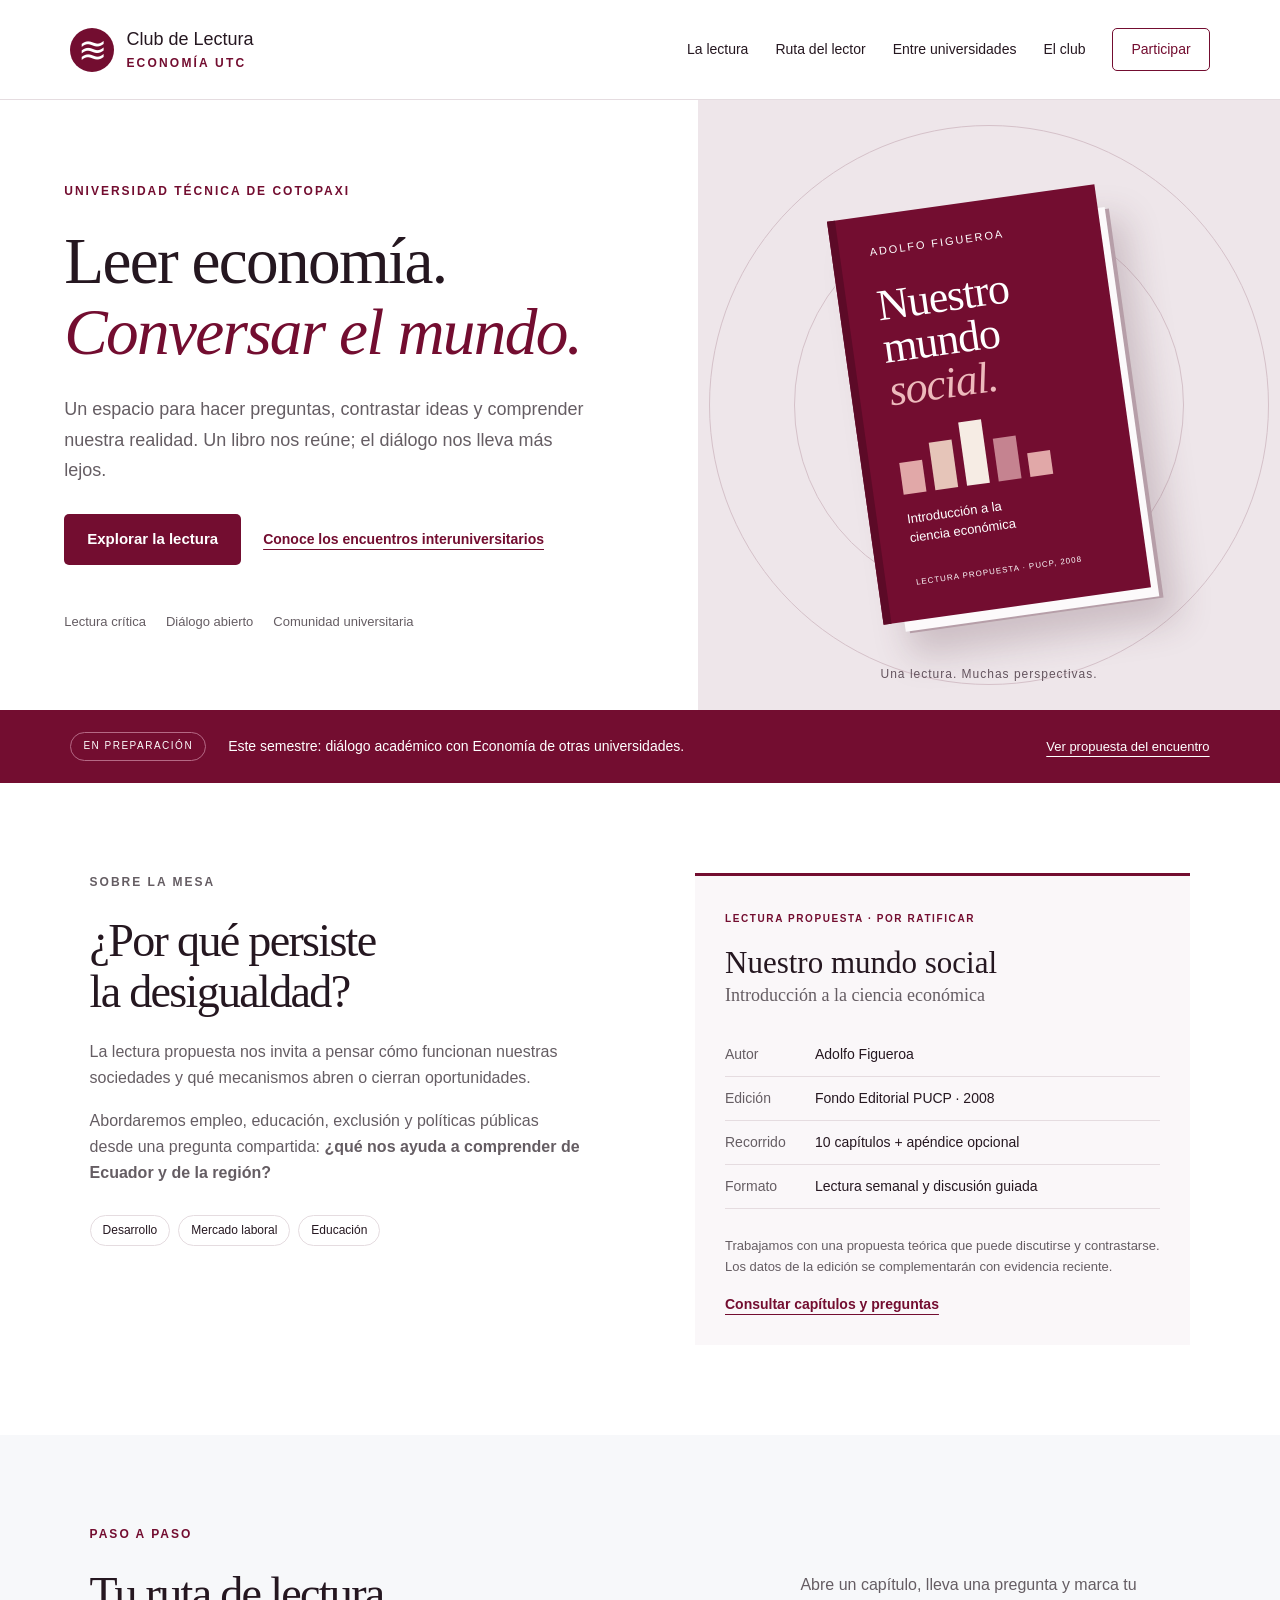
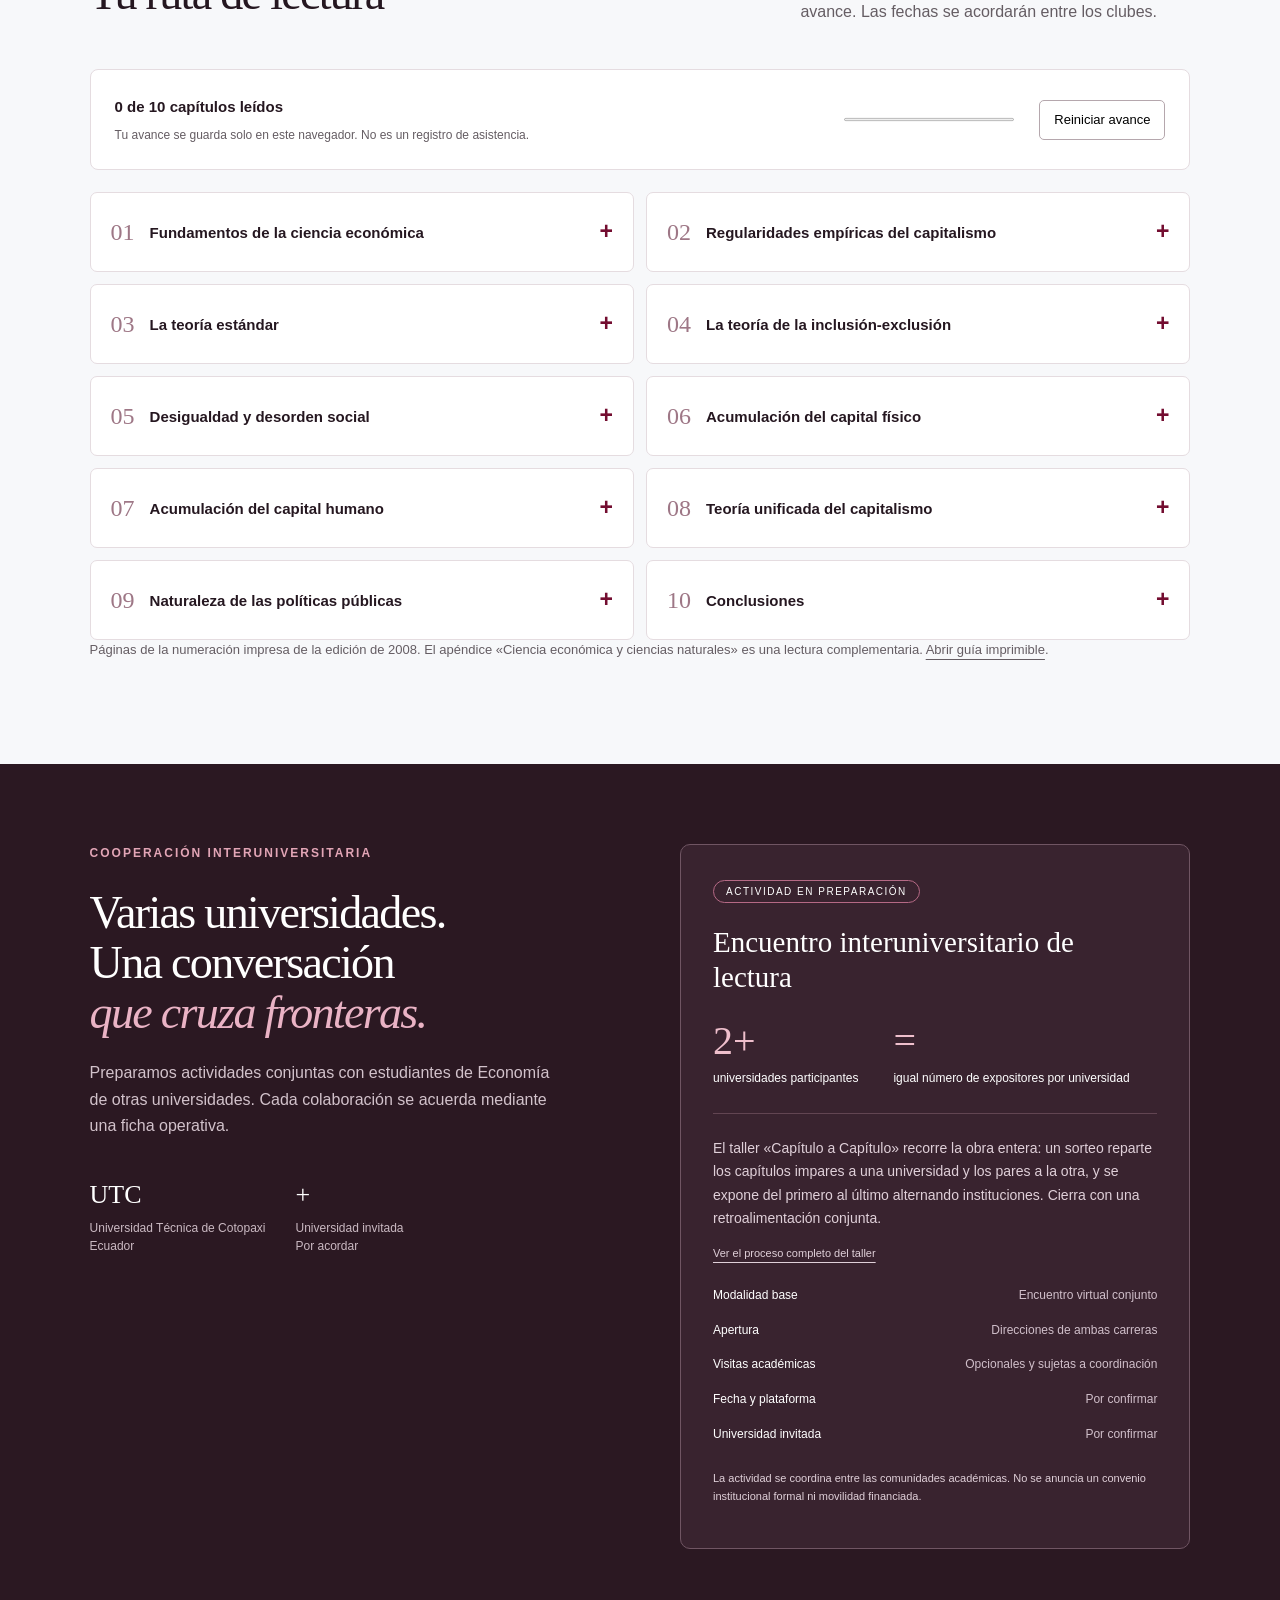
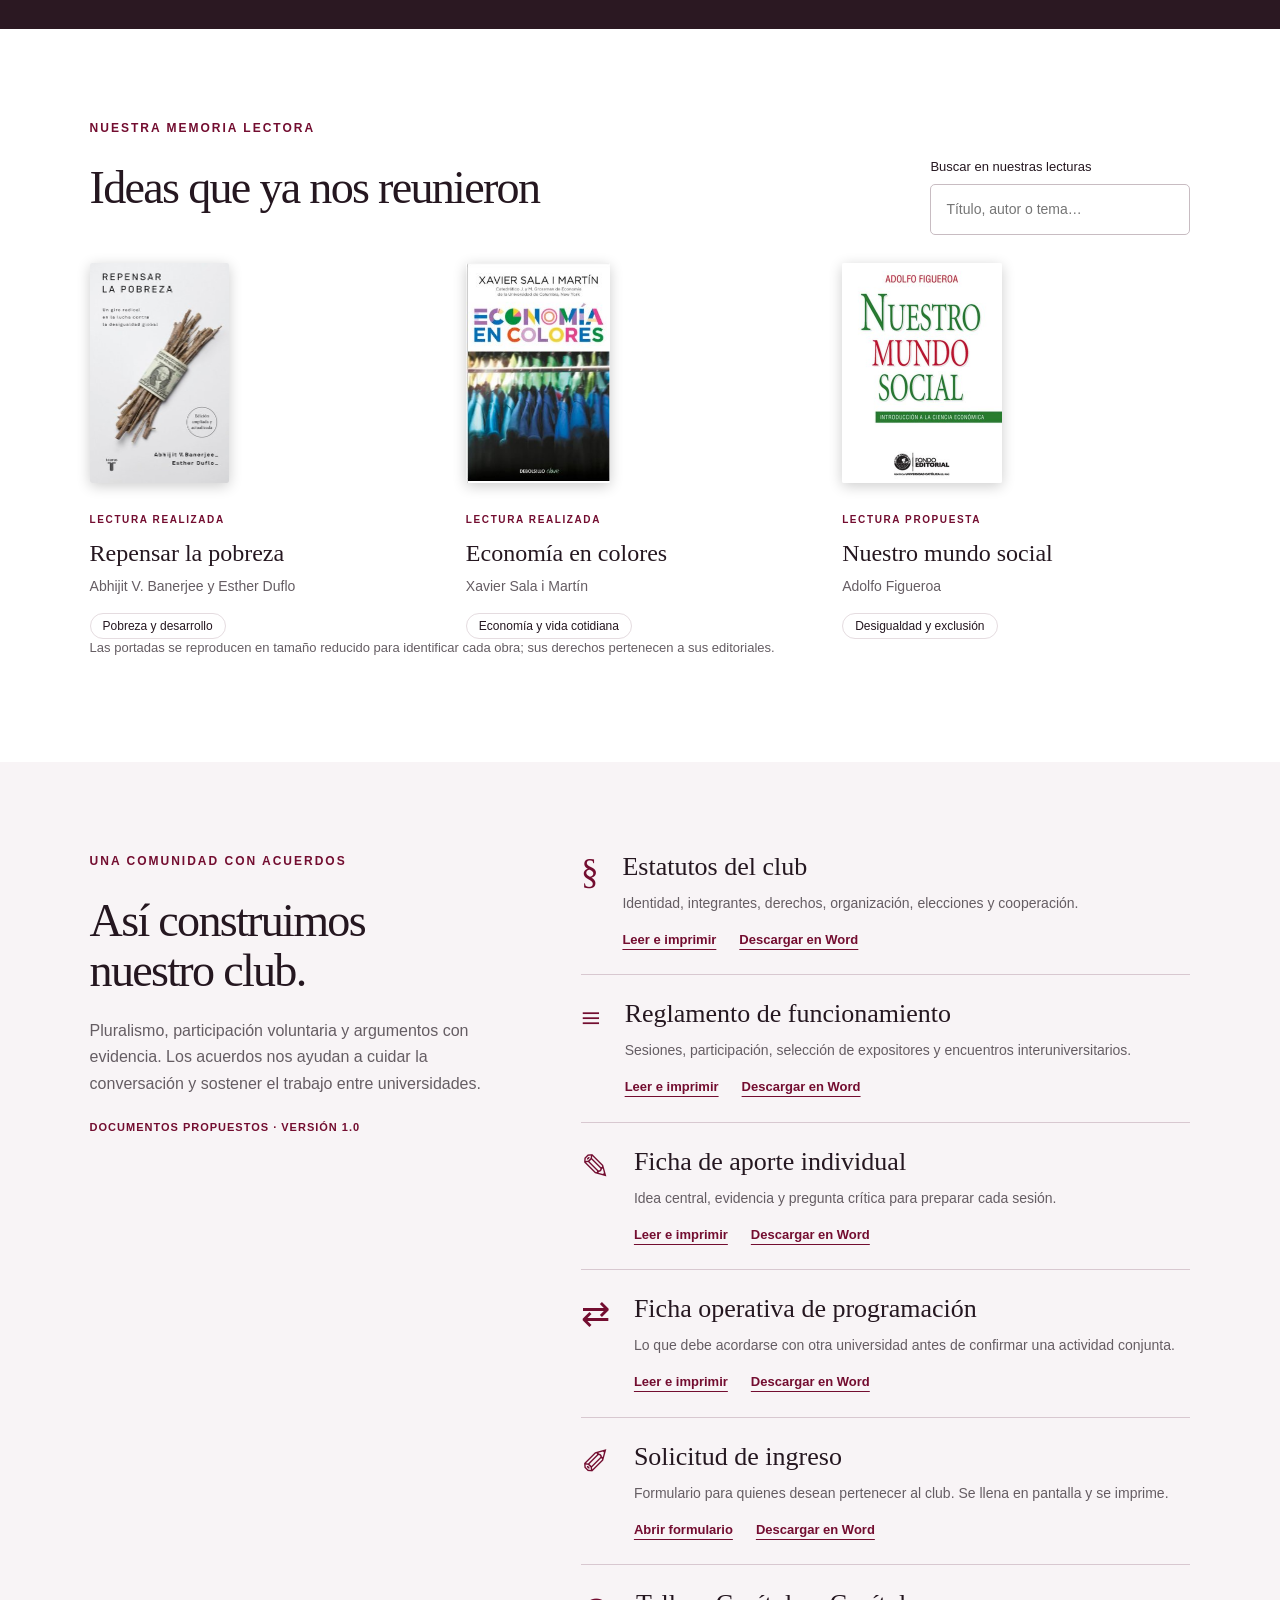
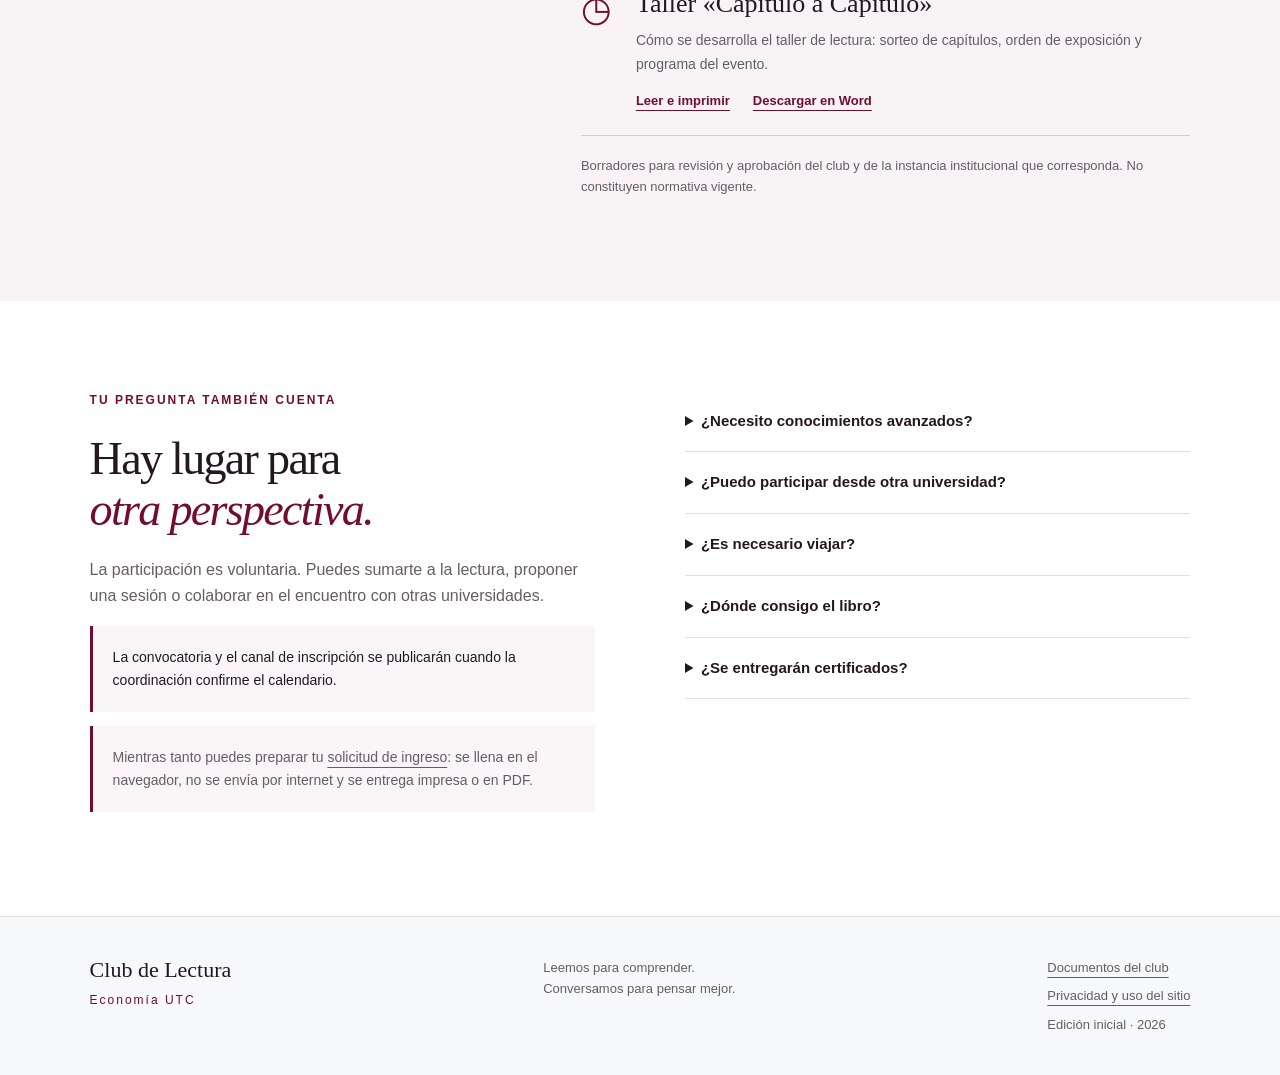
<file: public/index.html>
<!doctype html>
<html lang="es"><head><meta charset="utf-8"><meta name="viewport" content="width=device-width,initial-scale=1"><meta name="theme-color" content="#730d30"><meta name="description" content="Club de Lectura Economía UTC. Leemos, discutimos y conectamos ideas económicas entre universidades."><title>Club de Lectura · Economía UTC</title><link rel="icon" href="favicon.svg" type="image/svg+xml"><link rel="stylesheet" href="styles.css"><script src="contenido.js" defer></script><script src="app.js" defer></script></head>
<body><a class="skip" href="#principal">Saltar al contenido</a>
<header><a class="brand" href="#inicio" aria-label="Club de Lectura Economía UTC, inicio"><span class="brand-icon" aria-hidden="true">≋</span><span>Club de Lectura<strong>ECONOMÍA UTC</strong></span></a><button class="menu" aria-expanded="false" aria-controls="nav">Menú</button><nav id="nav" aria-label="Navegación principal"><a href="#lectura">La lectura</a><a href="#ruta">Ruta del lector</a><a href="#encuentro">Entre universidades</a><a href="#documentos">El club</a><a class="nav-cta" href="#participar">Participar</a></nav></header>
<main id="principal"><section class="hero" id="inicio"><div class="hero-copy"><p class="eyebrow">UNIVERSIDAD TÉCNICA DE COTOPAXI</p><h1>Leer economía.<br><em>Conversar el mundo.</em></h1><p class="intro">Un espacio para hacer preguntas, contrastar ideas y comprender nuestra realidad. Un libro nos reúne; el diálogo nos lleva más lejos.</p><div class="actions"><a class="button" href="#lectura">Explorar la lectura</a><a class="text-link" href="#encuentro">Conoce los encuentros interuniversitarios</a></div><div class="hero-foot"><span>Lectura crítica</span><span>Diálogo abierto</span><span>Comunidad universitaria</span></div></div><div class="book-scene" role="img" aria-label="Composición editorial del libro propuesto Nuestro mundo social de Adolfo Figueroa; no representa su portada original"><div class="orbit one"></div><div class="orbit two"></div><div class="book"><div class="book-top">ADOLFO FIGUEROA</div><div class="book-title">Nuestro<br>mundo<br><i>social.</i></div><div class="book-art"><span></span><span></span><span></span><span></span><span></span></div><p>Introducción a la<br>ciencia económica</p><small>LECTURA PROPUESTA · PUCP, 2008</small></div><span class="scene-note">Una lectura. Muchas perspectivas.</span></div></section>
<div class="semester-bar"><span class="pill">EN PREPARACIÓN</span><p>Este semestre: diálogo académico con Economía de otras universidades.</p><a href="#encuentro">Ver propuesta del encuentro</a></div>
<section id="lectura" class="section reading"><div><p class="eyebrow">SOBRE LA MESA</p><h2>¿Por qué persiste<br>la desigualdad?</h2><p>La lectura propuesta nos invita a pensar cómo funcionan nuestras sociedades y qué mecanismos abren o cierran oportunidades.</p><p>Abordaremos empleo, educación, exclusión y políticas públicas desde una pregunta compartida: <strong>¿qué nos ayuda a comprender de Ecuador y de la región?</strong></p><div class="tags"><span>Desarrollo</span><span>Mercado laboral</span><span>Educación</span></div></div><div class="reading-detail"><span class="small-label">LECTURA PROPUESTA · POR RATIFICAR</span><h3>Nuestro mundo social</h3><p class="subtitle">Introducción a la ciencia económica</p><dl><div><dt>Autor</dt><dd>Adolfo Figueroa</dd></div><div><dt>Edición</dt><dd>Fondo Editorial PUCP · 2008</dd></div><div><dt>Recorrido</dt><dd>10 capítulos + apéndice opcional</dd></div><div><dt>Formato</dt><dd>Lectura semanal y discusión guiada</dd></div></dl><p class="note">Trabajamos con una propuesta teórica que puede discutirse y contrastarse. Los datos de la edición se complementarán con evidencia reciente.</p><a href="#ruta" class="text-link">Consultar capítulos y preguntas</a></div></section>
<section class="section route" id="ruta"><div class="section-heading"><div><p class="eyebrow">PASO A PASO</p><h2>Tu ruta de lectura</h2></div><p>Abre un capítulo, lleva una pregunta y marca tu avance. Las fechas se acordarán entre los clubes.</p></div><div class="progress-panel"><div><strong id="progress-label" aria-live="polite">0 de 10 capítulos leídos</strong><p id="storage-note">Tu avance se guarda solo en este navegador. No es un registro de asistencia.</p></div><progress id="progress" max="10" value="0" aria-label="Capítulos leídos"></progress><button id="reset" class="small-button">Reiniciar avance</button></div><div id="chapters" class="chapters"></div><noscript><p>Activa JavaScript para utilizar el seguimiento personal. Puedes consultar el <a href="documentos/guia-lectura.html">recorrido completo de lectura</a>.</p></noscript><p class="note">Páginas de la numeración impresa de la edición de 2008. El apéndice «Ciencia económica y ciencias naturales» es una lectura complementaria. <a href="documentos/guia-lectura.html">Abrir guía imprimible</a>.</p></section>
<section id="encuentro" class="collaboration"><div class="collab-intro"><p class="eyebrow">COOPERACIÓN INTERUNIVERSITARIA</p><h2>Varias universidades.<br>Una conversación<br><em>que cruza fronteras.</em></h2><p>Preparamos actividades conjuntas con estudiantes de Economía de otras universidades. Cada colaboración se acuerda mediante una ficha operativa.</p><div class="university-pair"><div><b>UTC</b><span>Universidad Técnica de Cotopaxi<br>Ecuador</span></div><div><b>+</b><span>Universidad invitada<br>Por acordar</span></div></div></div><div class="event-panel"><span class="pill light">ACTIVIDAD EN PREPARACIÓN</span><h3>Encuentro interuniversitario de lectura</h3><div class="event-numbers"><div><b>2+</b><span>universidades participantes</span></div><div><b>=</b><span>igual número de expositores por universidad</span></div></div><p>El taller «Capítulo a Capítulo» recorre la obra entera: un sorteo reparte los capítulos impares a una universidad y los pares a la otra, y se expone del primero al último alternando instituciones. Cierra con una retroalimentación conjunta.</p><p class="event-note"><a href="documentos/taller-lectura.html">Ver el proceso completo del taller</a></p><ul class="event-list"><li><strong>Modalidad base</strong><span>Encuentro virtual conjunto</span></li><li><strong>Apertura</strong><span>Direcciones de ambas carreras</span></li><li><strong>Visitas académicas</strong><span>Opcionales y sujetas a coordinación</span></li><li><strong>Fecha y plataforma</strong><span>Por confirmar</span></li><li><strong>Universidad invitada</strong><span>Por confirmar</span></li></ul><p class="event-note">La actividad se coordina entre las comunidades académicas. No se anuncia un convenio institucional formal ni movilidad financiada.</p></div></section>
<section class="section" id="biblioteca"><div class="section-heading"><div><p class="eyebrow">NUESTRA MEMORIA LECTORA</p><h2>Ideas que ya nos reunieron</h2></div><label class="search">Buscar en nuestras lecturas<input id="book-search" type="search" placeholder="Título, autor o tema…"></label></div><div class="books-grid"><article class="past-book" data-search="repensar pobreza esther duflo abhijit banerjee desarrollo"><img class="cover-img" src="img/repensar-la-pobreza.jpg" alt="Portada de Repensar la pobreza, de Abhijit V. Banerjee y Esther Duflo" width="279" height="440" loading="lazy"><span class="small-label">LECTURA REALIZADA</span><h3>Repensar la pobreza</h3><p>Abhijit V. Banerjee y Esther Duflo</p><span class="topic">Pobreza y desarrollo</span></article><article class="past-book" data-search="economia colores xavier sala martin divulgacion"><img class="cover-img" src="img/economia-en-colores.jpg" alt="Portada de Economía en colores, de Xavier Sala i Martín" width="237" height="361" loading="lazy"><span class="small-label">LECTURA REALIZADA</span><h3>Economía en colores</h3><p>Xavier Sala i Martín</p><span class="topic">Economía y vida cotidiana</span></article><article class="past-book" data-search="nuestro mundo social adolfo figueroa desigualdad exclusion"><img class="cover-img" src="img/nuestro-mundo-social.jpg" alt="Portada de Nuestro mundo social, de Adolfo Figueroa" width="320" height="440" loading="lazy"><span class="small-label">LECTURA PROPUESTA</span><h3>Nuestro mundo social</h3><p>Adolfo Figueroa</p><span class="topic">Desigualdad y exclusión</span></article></div><p id="no-results" hidden role="status">No hay lecturas que coincidan con tu búsqueda.</p><p class="note">Las portadas se reproducen en tamaño reducido para identificar cada obra; sus derechos pertenecen a sus editoriales.</p></section>
<section id="documentos" class="section governance"><div><p class="eyebrow">UNA COMUNIDAD CON ACUERDOS</p><h2>Así construimos<br>nuestro club.</h2><p>Pluralismo, participación voluntaria y argumentos con evidencia. Los acuerdos nos ayudan a cuidar la conversación y sostener el trabajo entre universidades.</p><span class="draft-label">DOCUMENTOS PROPUESTOS · VERSIÓN 1.0</span></div><div class="doc-list"><article><span class="doc-icon" aria-hidden="true">§</span><div><h3>Estatutos del club</h3><p>Identidad, integrantes, derechos, organización, elecciones y cooperación.</p><div class="doc-actions"><a href="documentos/estatutos.html">Leer e imprimir</a><a href="documentos/estatutos.docx" download>Descargar en Word</a></div></div></article><article><span class="doc-icon" aria-hidden="true">≡</span><div><h3>Reglamento de funcionamiento</h3><p>Sesiones, participación, selección de expositores y encuentros interuniversitarios.</p><div class="doc-actions"><a href="documentos/reglamento.html">Leer e imprimir</a><a href="documentos/reglamento.docx" download>Descargar en Word</a></div></div></article><article><span class="doc-icon" aria-hidden="true">✎</span><div><h3>Ficha de aporte individual</h3><p>Idea central, evidencia y pregunta crítica para preparar cada sesión.</p><div class="doc-actions"><a href="documentos/ficha-aporte.html">Leer e imprimir</a><a href="documentos/ficha-aporte.docx" download>Descargar en Word</a></div></div></article><article><span class="doc-icon" aria-hidden="true">⇄</span><div><h3>Ficha operativa de programación</h3><p>Lo que debe acordarse con otra universidad antes de confirmar una actividad conjunta.</p><div class="doc-actions"><a href="documentos/ficha-programacion.html">Leer e imprimir</a><a href="documentos/ficha-programacion.docx" download>Descargar en Word</a></div></div></article><article><span class="doc-icon" aria-hidden="true">✐</span><div><h3>Solicitud de ingreso</h3><p>Formulario para quienes desean pertenecer al club. Se llena en pantalla y se imprime.</p><div class="doc-actions"><a href="documentos/ficha-ingreso.html">Abrir formulario</a><a href="documentos/ficha-ingreso.docx" download>Descargar en Word</a></div></div></article><article><span class="doc-icon" aria-hidden="true">◷</span><div><h3>Taller «Capítulo a Capítulo»</h3><p>Cómo se desarrolla el taller de lectura: sorteo de capítulos, orden de exposición y programa del evento.</p><div class="doc-actions"><a href="documentos/taller-lectura.html">Leer e imprimir</a><a href="documentos/taller-lectura.docx" download>Descargar en Word</a></div></div></article><p class="note">Borradores para revisión y aprobación del club y de la instancia institucional que corresponda. No constituyen normativa vigente.</p></div></section>
<section class="section participation" id="participar"><div><p class="eyebrow">TU PREGUNTA TAMBIÉN CUENTA</p><h2>Hay lugar para<br><em>otra perspectiva.</em></h2><p>La participación es voluntaria. Puedes sumarte a la lectura, proponer una sesión o colaborar en el encuentro con otras universidades.</p><div id="registration"><p class="registration-note">La convocatoria y el canal de inscripción se publicarán cuando la coordinación confirme el calendario.</p></div><p class="registration-note">Mientras tanto puedes preparar tu <a href="documentos/ficha-ingreso.html">solicitud de ingreso</a>: se llena en el navegador, no se envía por internet y se entrega impresa o en PDF.</p></div><div class="faq"><details><summary>¿Necesito conocimientos avanzados?</summary><p>No se requieren matemáticas avanzadas para la lectura propuesta. La discusión contará con orientación; los conceptos más complejos se trabajarán en conjunto.</p></details><details><summary>¿Puedo participar desde otra universidad?</summary><p>Sí, mediante las convocatorias y actividades interuniversitarias que acuerde la coordinación. Cada colaboración se define en una ficha operativa.</p></details><details><summary>¿Es necesario viajar?</summary><p>No. Cada encuentro tendrá una modalidad virtual. Las visitas serán opcionales y dependerán de los acuerdos y recursos disponibles.</p></details><details><summary>¿Dónde consigo el libro?</summary><p>Consulta bibliotecas y canales autorizados de la editorial. El club coordinará el acceso legítimo a la obra; esta web no distribuye el PDF completo.</p></details><details><summary>¿Se entregarán certificados?</summary><p>Su emisión no está confirmada. Cualquier constancia institucional dependerá de la autorización correspondiente y de los criterios comunicados en la convocatoria.</p></details></div></section></main>
<footer><a class="footer-brand" href="#inicio">Club de Lectura <b>Economía UTC</b></a><p>Leemos para comprender.<br>Conversamos para pensar mejor.</p><div><a href="#documentos">Documentos del club</a><a href="documentos/privacidad.html">Privacidad y uso del sitio</a><span>Edición inicial · 2026</span></div></footer><dialog id="reset-dialog"><h2>¿Reiniciar tu avance?</h2><p>Se borrarán las marcas de lectura de este navegador.</p><div class="actions"><button class="small-button" id="cancel-reset">Conservar avance</button><button class="button" id="confirm-reset">Reiniciar</button></div></dialog>
</body></html>
</file>
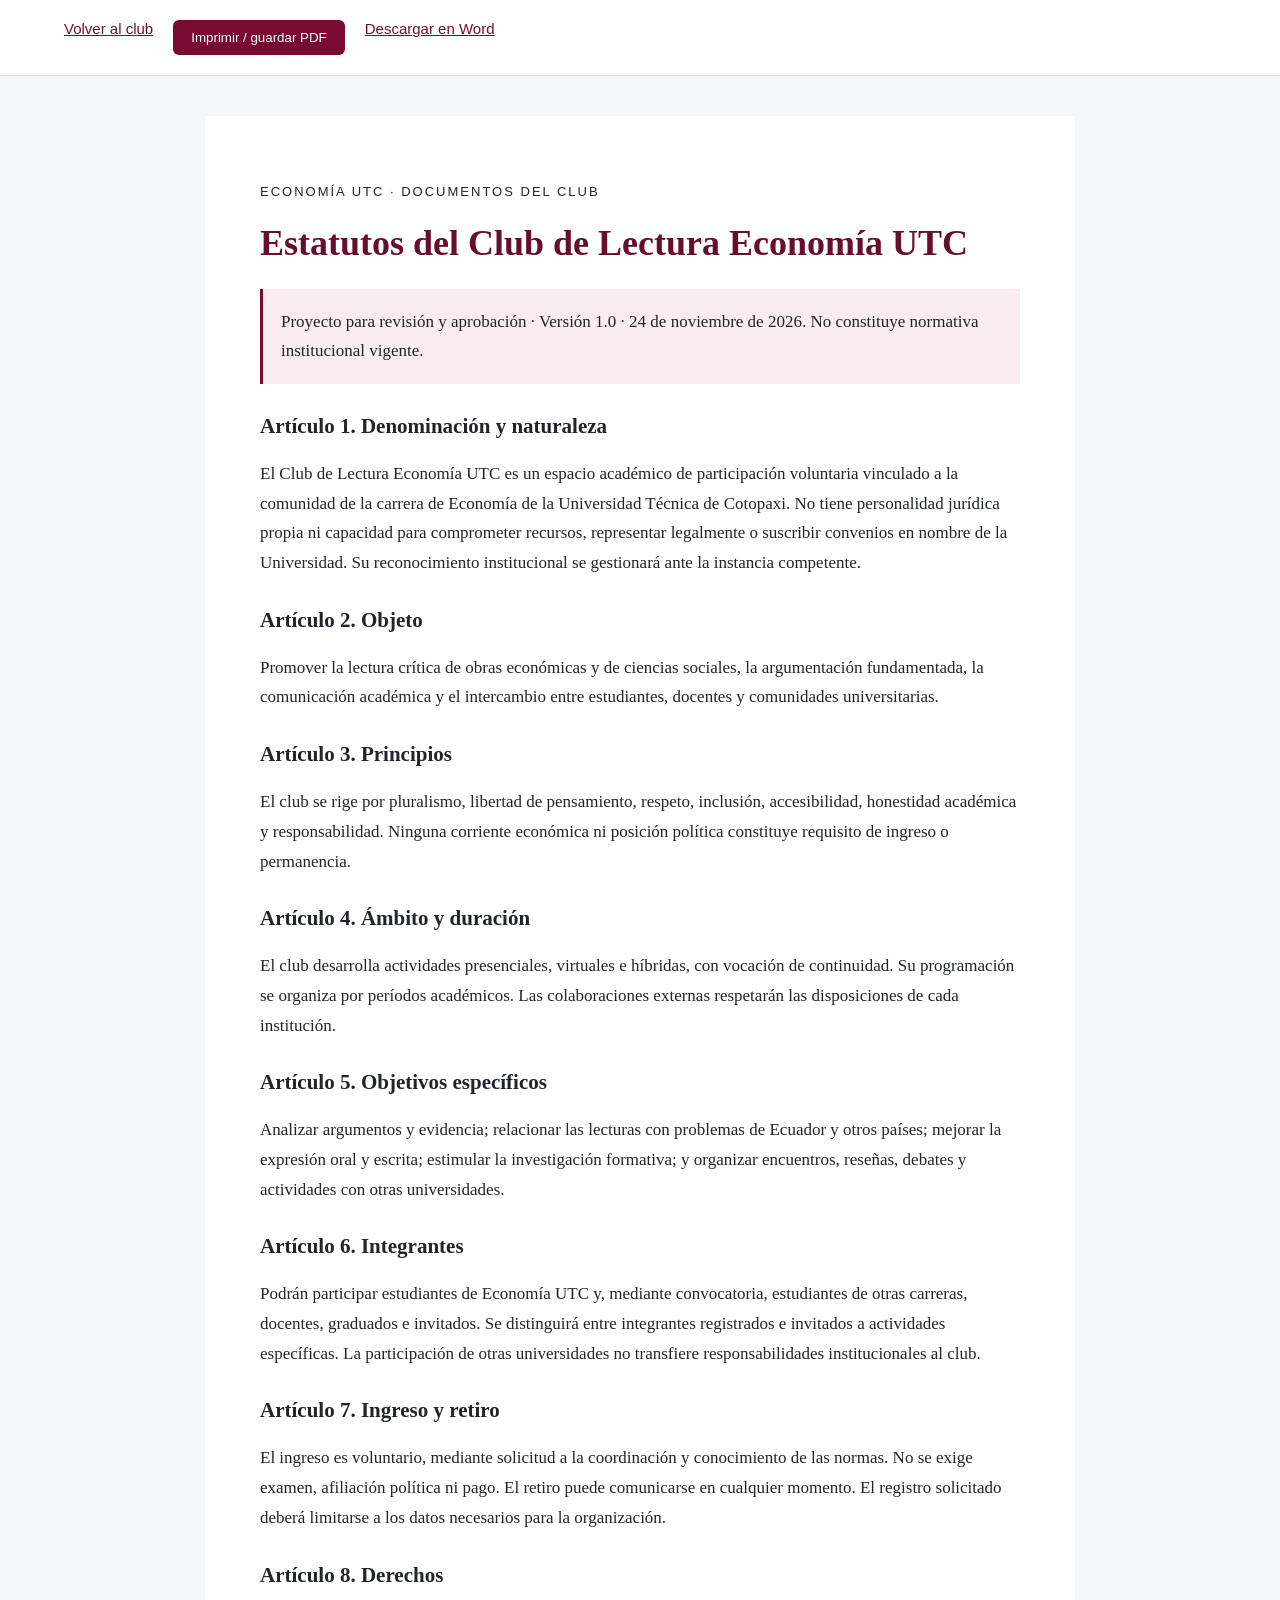
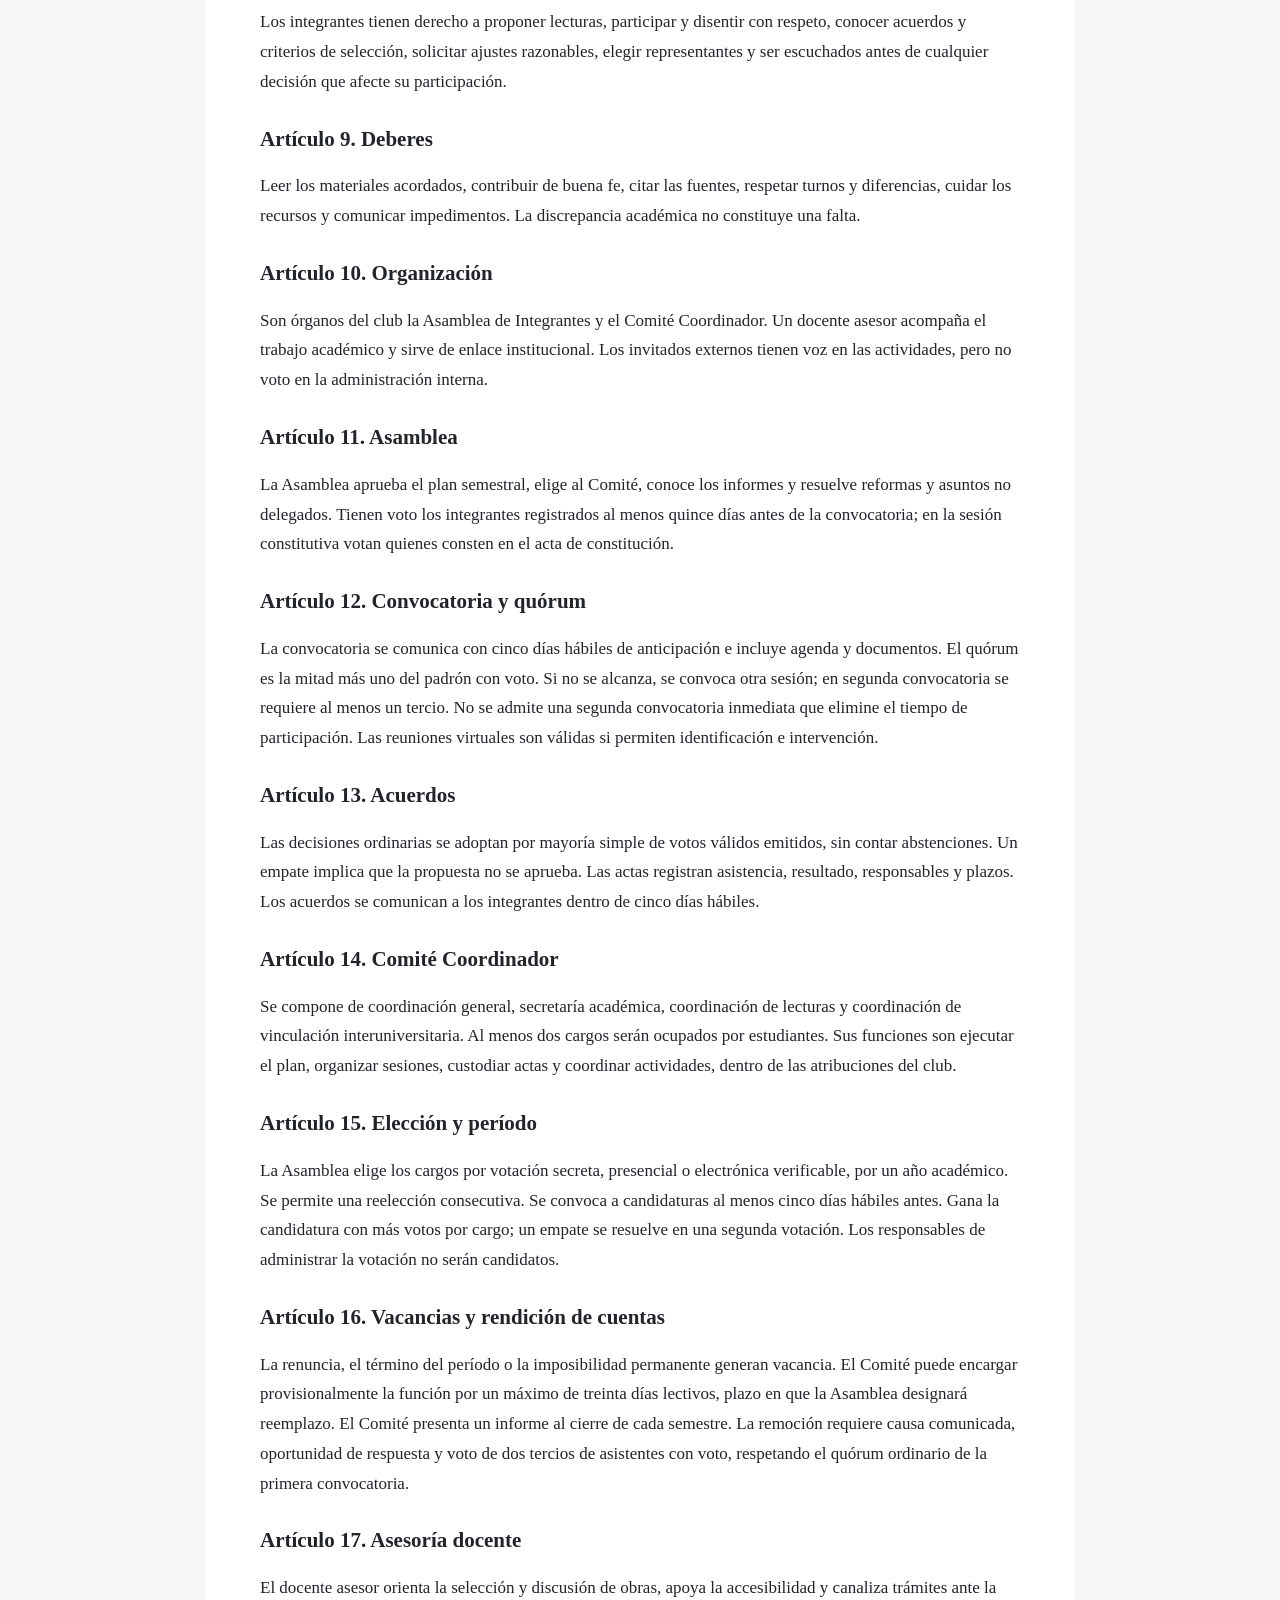
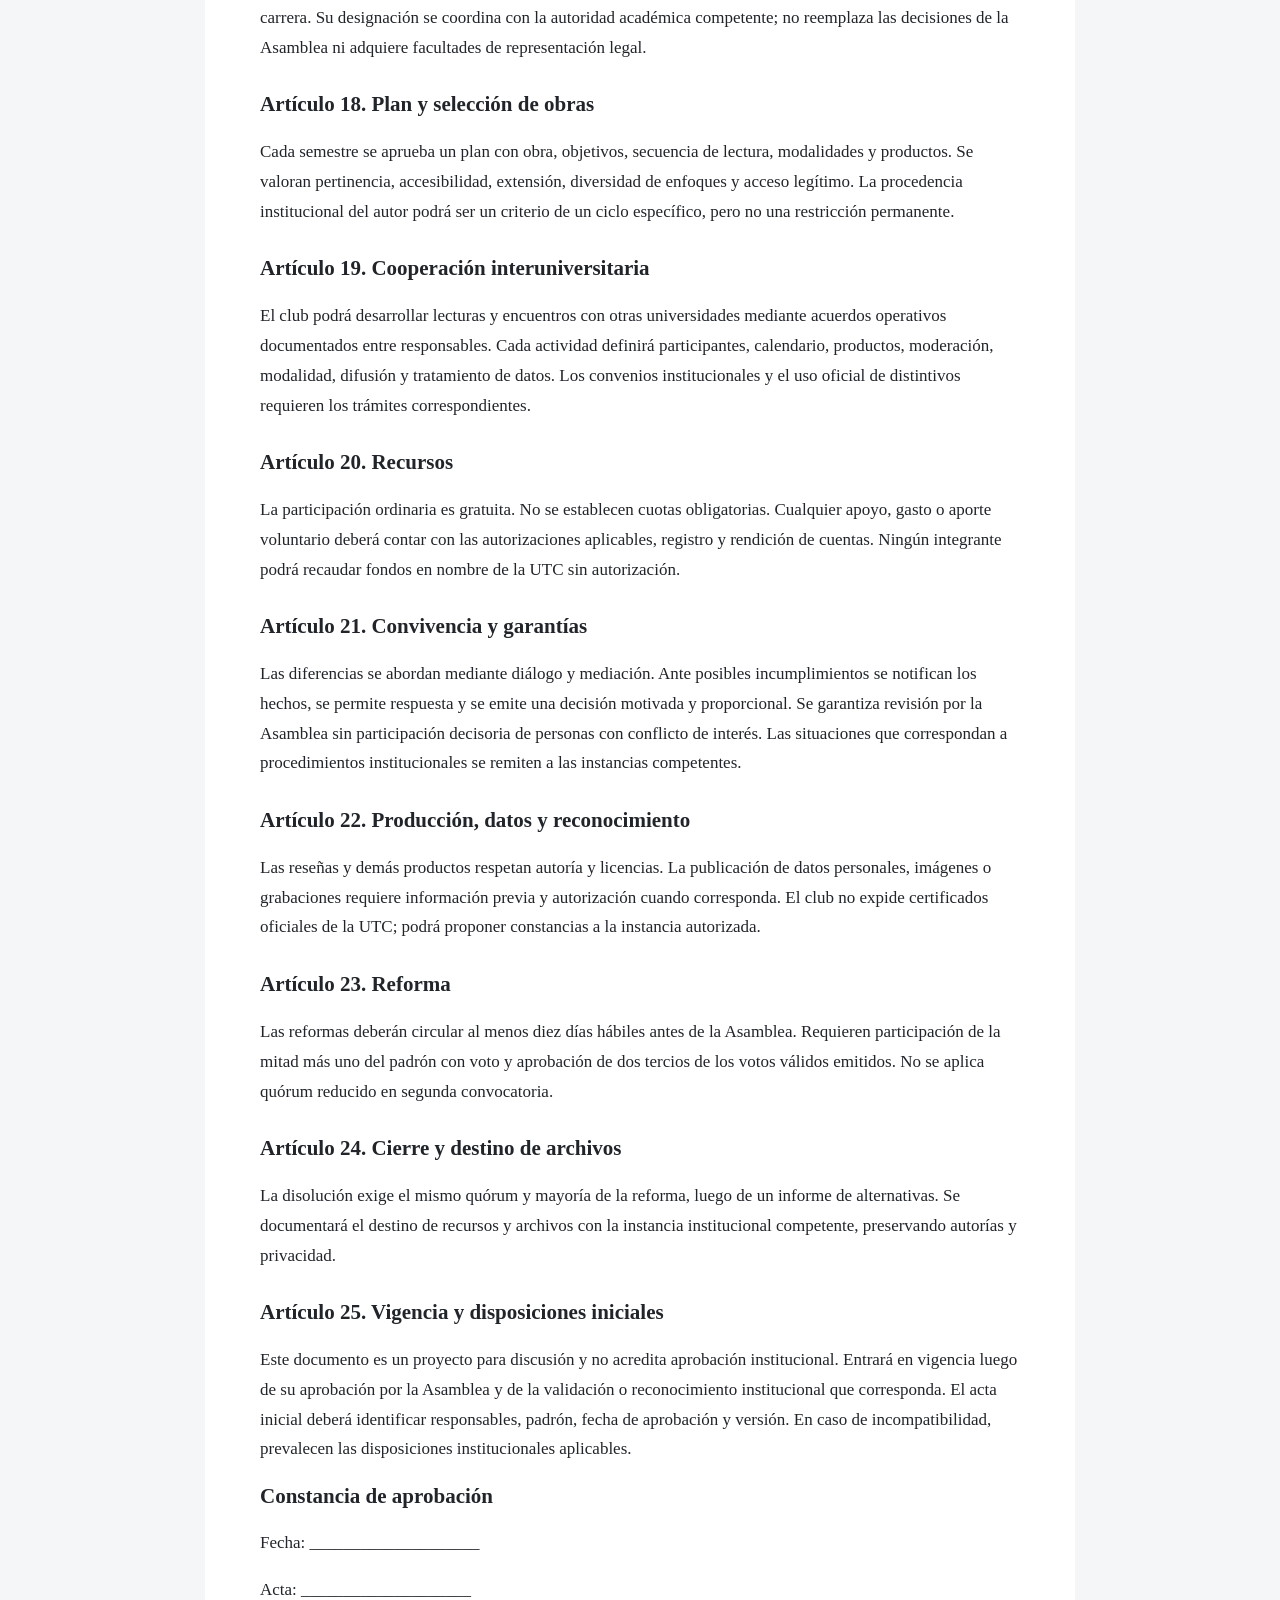
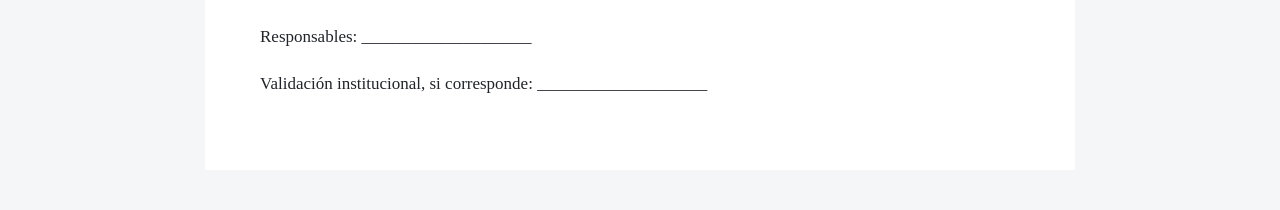
<file: public/documentos/estatutos.html>
<!doctype html><html lang="es"><head><meta charset="utf-8"><meta name="viewport" content="width=device-width,initial-scale=1"><title>Estatutos del Club de Lectura Economía UTC</title><link rel="stylesheet" href="../documentos.css"></head><body><nav><a href="../index.html#documentos">Volver al club</a><button id="print">Imprimir / guardar PDF</button><a href="estatutos.docx" download>Descargar en Word</a></nav><main><p class="label">ECONOMÍA UTC · DOCUMENTOS DEL CLUB</p><h1>Estatutos del Club de Lectura Economía UTC</h1><p class="notice">Proyecto para revisión y aprobación · Versión 1.0 · 24 de noviembre de 2026. No constituye normativa institucional vigente.</p><article id="art-1"><h2>Artículo 1. Denominación y naturaleza</h2><p>El Club de Lectura Economía UTC es un espacio académico de participación voluntaria vinculado a la comunidad de la carrera de Economía de la Universidad Técnica de Cotopaxi. No tiene personalidad jurídica propia ni capacidad para comprometer recursos, representar legalmente o suscribir convenios en nombre de la Universidad. Su reconocimiento institucional se gestionará ante la instancia competente.</p></article><article id="art-2"><h2>Artículo 2. Objeto</h2><p>Promover la lectura crítica de obras económicas y de ciencias sociales, la argumentación fundamentada, la comunicación académica y el intercambio entre estudiantes, docentes y comunidades universitarias.</p></article><article id="art-3"><h2>Artículo 3. Principios</h2><p>El club se rige por pluralismo, libertad de pensamiento, respeto, inclusión, accesibilidad, honestidad académica y responsabilidad. Ninguna corriente económica ni posición política constituye requisito de ingreso o permanencia.</p></article><article id="art-4"><h2>Artículo 4. Ámbito y duración</h2><p>El club desarrolla actividades presenciales, virtuales e híbridas, con vocación de continuidad. Su programación se organiza por períodos académicos. Las colaboraciones externas respetarán las disposiciones de cada institución.</p></article><article id="art-5"><h2>Artículo 5. Objetivos específicos</h2><p>Analizar argumentos y evidencia; relacionar las lecturas con problemas de Ecuador y otros países; mejorar la expresión oral y escrita; estimular la investigación formativa; y organizar encuentros, reseñas, debates y actividades con otras universidades.</p></article><article id="art-6"><h2>Artículo 6. Integrantes</h2><p>Podrán participar estudiantes de Economía UTC y, mediante convocatoria, estudiantes de otras carreras, docentes, graduados e invitados. Se distinguirá entre integrantes registrados e invitados a actividades específicas. La participación de otras universidades no transfiere responsabilidades institucionales al club.</p></article><article id="art-7"><h2>Artículo 7. Ingreso y retiro</h2><p>El ingreso es voluntario, mediante solicitud a la coordinación y conocimiento de las normas. No se exige examen, afiliación política ni pago. El retiro puede comunicarse en cualquier momento. El registro solicitado deberá limitarse a los datos necesarios para la organización.</p></article><article id="art-8"><h2>Artículo 8. Derechos</h2><p>Los integrantes tienen derecho a proponer lecturas, participar y disentir con respeto, conocer acuerdos y criterios de selección, solicitar ajustes razonables, elegir representantes y ser escuchados antes de cualquier decisión que afecte su participación.</p></article><article id="art-9"><h2>Artículo 9. Deberes</h2><p>Leer los materiales acordados, contribuir de buena fe, citar las fuentes, respetar turnos y diferencias, cuidar los recursos y comunicar impedimentos. La discrepancia académica no constituye una falta.</p></article><article id="art-10"><h2>Artículo 10. Organización</h2><p>Son órganos del club la Asamblea de Integrantes y el Comité Coordinador. Un docente asesor acompaña el trabajo académico y sirve de enlace institucional. Los invitados externos tienen voz en las actividades, pero no voto en la administración interna.</p></article><article id="art-11"><h2>Artículo 11. Asamblea</h2><p>La Asamblea aprueba el plan semestral, elige al Comité, conoce los informes y resuelve reformas y asuntos no delegados. Tienen voto los integrantes registrados al menos quince días antes de la convocatoria; en la sesión constitutiva votan quienes consten en el acta de constitución.</p></article><article id="art-12"><h2>Artículo 12. Convocatoria y quórum</h2><p>La convocatoria se comunica con cinco días hábiles de anticipación e incluye agenda y documentos. El quórum es la mitad más uno del padrón con voto. Si no se alcanza, se convoca otra sesión; en segunda convocatoria se requiere al menos un tercio. No se admite una segunda convocatoria inmediata que elimine el tiempo de participación. Las reuniones virtuales son válidas si permiten identificación e intervención.</p></article><article id="art-13"><h2>Artículo 13. Acuerdos</h2><p>Las decisiones ordinarias se adoptan por mayoría simple de votos válidos emitidos, sin contar abstenciones. Un empate implica que la propuesta no se aprueba. Las actas registran asistencia, resultado, responsables y plazos. Los acuerdos se comunican a los integrantes dentro de cinco días hábiles.</p></article><article id="art-14"><h2>Artículo 14. Comité Coordinador</h2><p>Se compone de coordinación general, secretaría académica, coordinación de lecturas y coordinación de vinculación interuniversitaria. Al menos dos cargos serán ocupados por estudiantes. Sus funciones son ejecutar el plan, organizar sesiones, custodiar actas y coordinar actividades, dentro de las atribuciones del club.</p></article><article id="art-15"><h2>Artículo 15. Elección y período</h2><p>La Asamblea elige los cargos por votación secreta, presencial o electrónica verificable, por un año académico. Se permite una reelección consecutiva. Se convoca a candidaturas al menos cinco días hábiles antes. Gana la candidatura con más votos por cargo; un empate se resuelve en una segunda votación. Los responsables de administrar la votación no serán candidatos.</p></article><article id="art-16"><h2>Artículo 16. Vacancias y rendición de cuentas</h2><p>La renuncia, el término del período o la imposibilidad permanente generan vacancia. El Comité puede encargar provisionalmente la función por un máximo de treinta días lectivos, plazo en que la Asamblea designará reemplazo. El Comité presenta un informe al cierre de cada semestre. La remoción requiere causa comunicada, oportunidad de respuesta y voto de dos tercios de asistentes con voto, respetando el quórum ordinario de la primera convocatoria.</p></article><article id="art-17"><h2>Artículo 17. Asesoría docente</h2><p>El docente asesor orienta la selección y discusión de obras, apoya la accesibilidad y canaliza trámites ante la carrera. Su designación se coordina con la autoridad académica competente; no reemplaza las decisiones de la Asamblea ni adquiere facultades de representación legal.</p></article><article id="art-18"><h2>Artículo 18. Plan y selección de obras</h2><p>Cada semestre se aprueba un plan con obra, objetivos, secuencia de lectura, modalidades y productos. Se valoran pertinencia, accesibilidad, extensión, diversidad de enfoques y acceso legítimo. La procedencia institucional del autor podrá ser un criterio de un ciclo específico, pero no una restricción permanente.</p></article><article id="art-19"><h2>Artículo 19. Cooperación interuniversitaria</h2><p>El club podrá desarrollar lecturas y encuentros con otras universidades mediante acuerdos operativos documentados entre responsables. Cada actividad definirá participantes, calendario, productos, moderación, modalidad, difusión y tratamiento de datos. Los convenios institucionales y el uso oficial de distintivos requieren los trámites correspondientes.</p></article><article id="art-20"><h2>Artículo 20. Recursos</h2><p>La participación ordinaria es gratuita. No se establecen cuotas obligatorias. Cualquier apoyo, gasto o aporte voluntario deberá contar con las autorizaciones aplicables, registro y rendición de cuentas. Ningún integrante podrá recaudar fondos en nombre de la UTC sin autorización.</p></article><article id="art-21"><h2>Artículo 21. Convivencia y garantías</h2><p>Las diferencias se abordan mediante diálogo y mediación. Ante posibles incumplimientos se notifican los hechos, se permite respuesta y se emite una decisión motivada y proporcional. Se garantiza revisión por la Asamblea sin participación decisoria de personas con conflicto de interés. Las situaciones que correspondan a procedimientos institucionales se remiten a las instancias competentes.</p></article><article id="art-22"><h2>Artículo 22. Producción, datos y reconocimiento</h2><p>Las reseñas y demás productos respetan autoría y licencias. La publicación de datos personales, imágenes o grabaciones requiere información previa y autorización cuando corresponda. El club no expide certificados oficiales de la UTC; podrá proponer constancias a la instancia autorizada.</p></article><article id="art-23"><h2>Artículo 23. Reforma</h2><p>Las reformas deberán circular al menos diez días hábiles antes de la Asamblea. Requieren participación de la mitad más uno del padrón con voto y aprobación de dos tercios de los votos válidos emitidos. No se aplica quórum reducido en segunda convocatoria.</p></article><article id="art-24"><h2>Artículo 24. Cierre y destino de archivos</h2><p>La disolución exige el mismo quórum y mayoría de la reforma, luego de un informe de alternativas. Se documentará el destino de recursos y archivos con la instancia institucional competente, preservando autorías y privacidad.</p></article><article id="art-25"><h2>Artículo 25. Vigencia y disposiciones iniciales</h2><p>Este documento es un proyecto para discusión y no acredita aprobación institucional. Entrará en vigencia luego de su aprobación por la Asamblea y de la validación o reconocimiento institucional que corresponda. El acta inicial deberá identificar responsables, padrón, fecha de aprobación y versión. En caso de incompatibilidad, prevalecen las disposiciones institucionales aplicables.</p></article><section><h2>Constancia de aprobación</h2><p>Fecha: ____________________</p><p>Acta: ____________________</p><p>Responsables: ____________________</p><p>Validación institucional, si corresponde: ____________________</p></section></main><script src="../print.js"></script></body></html>
</file>
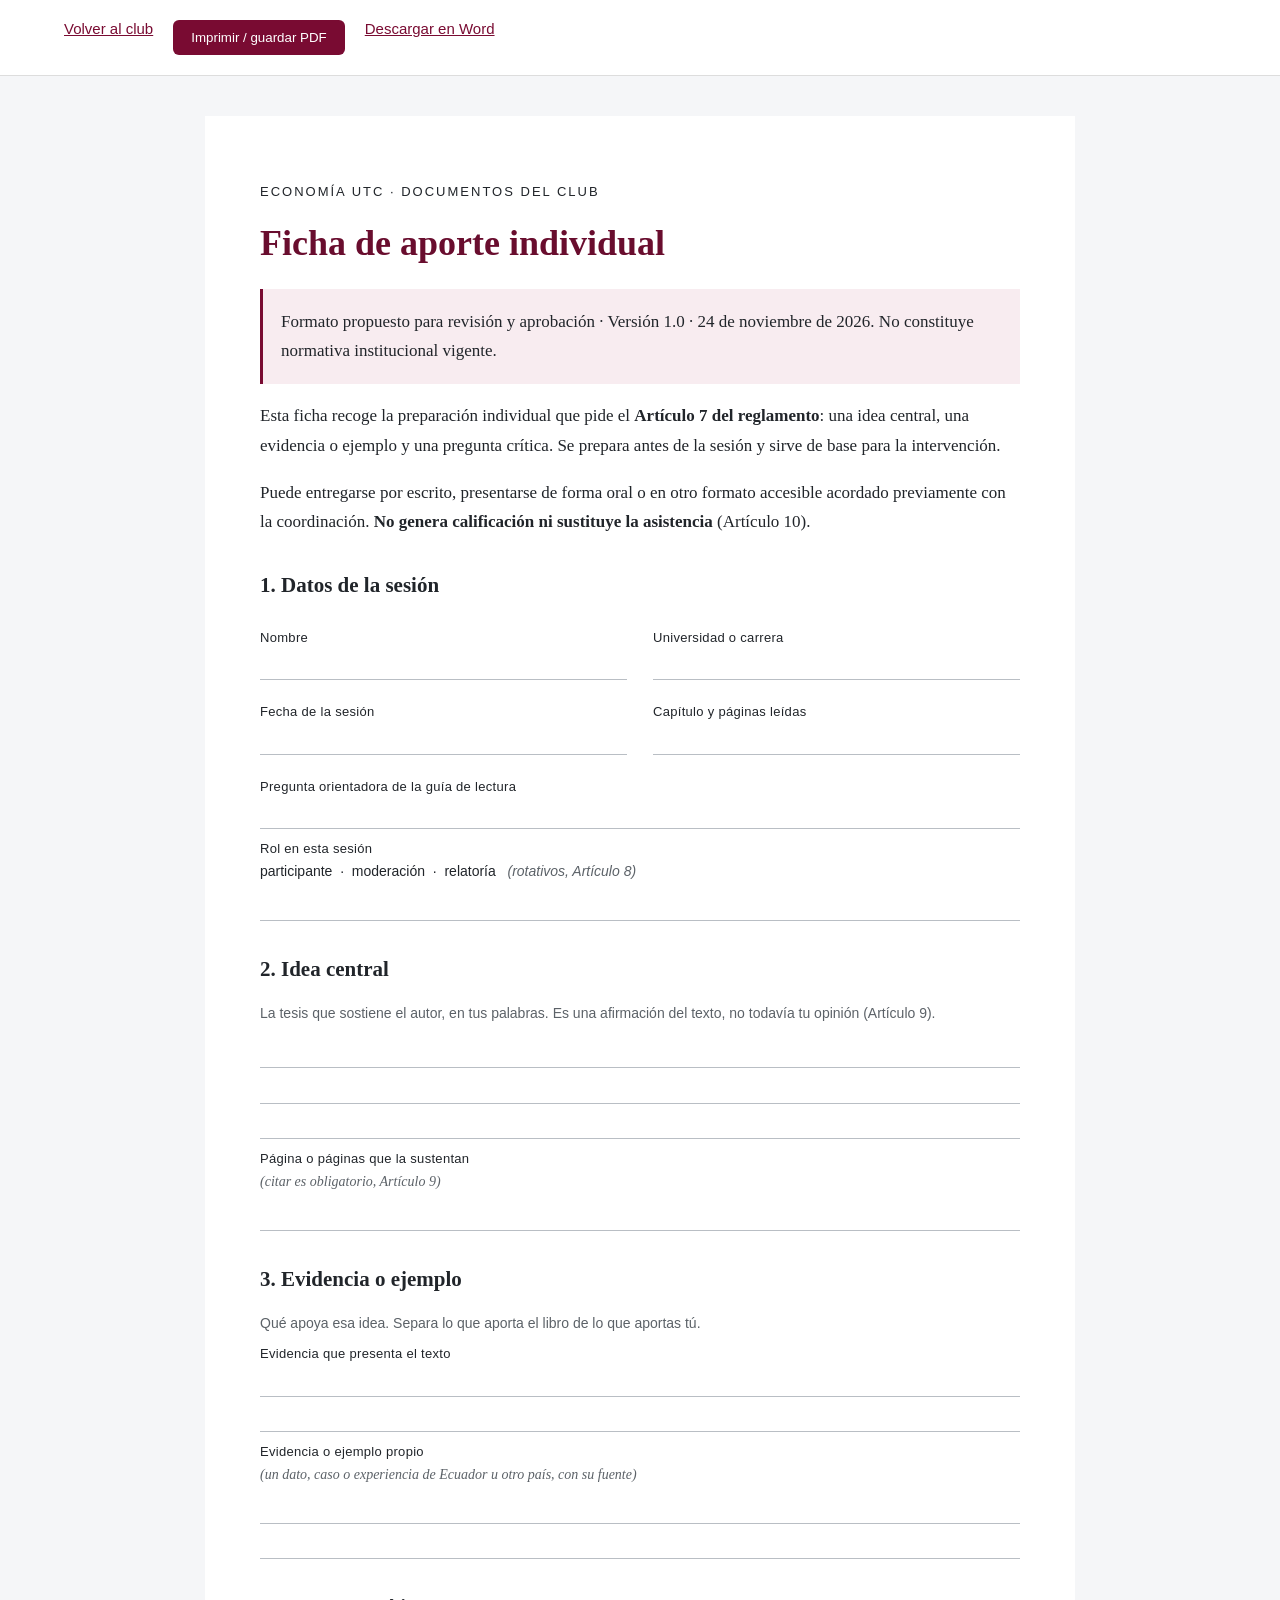
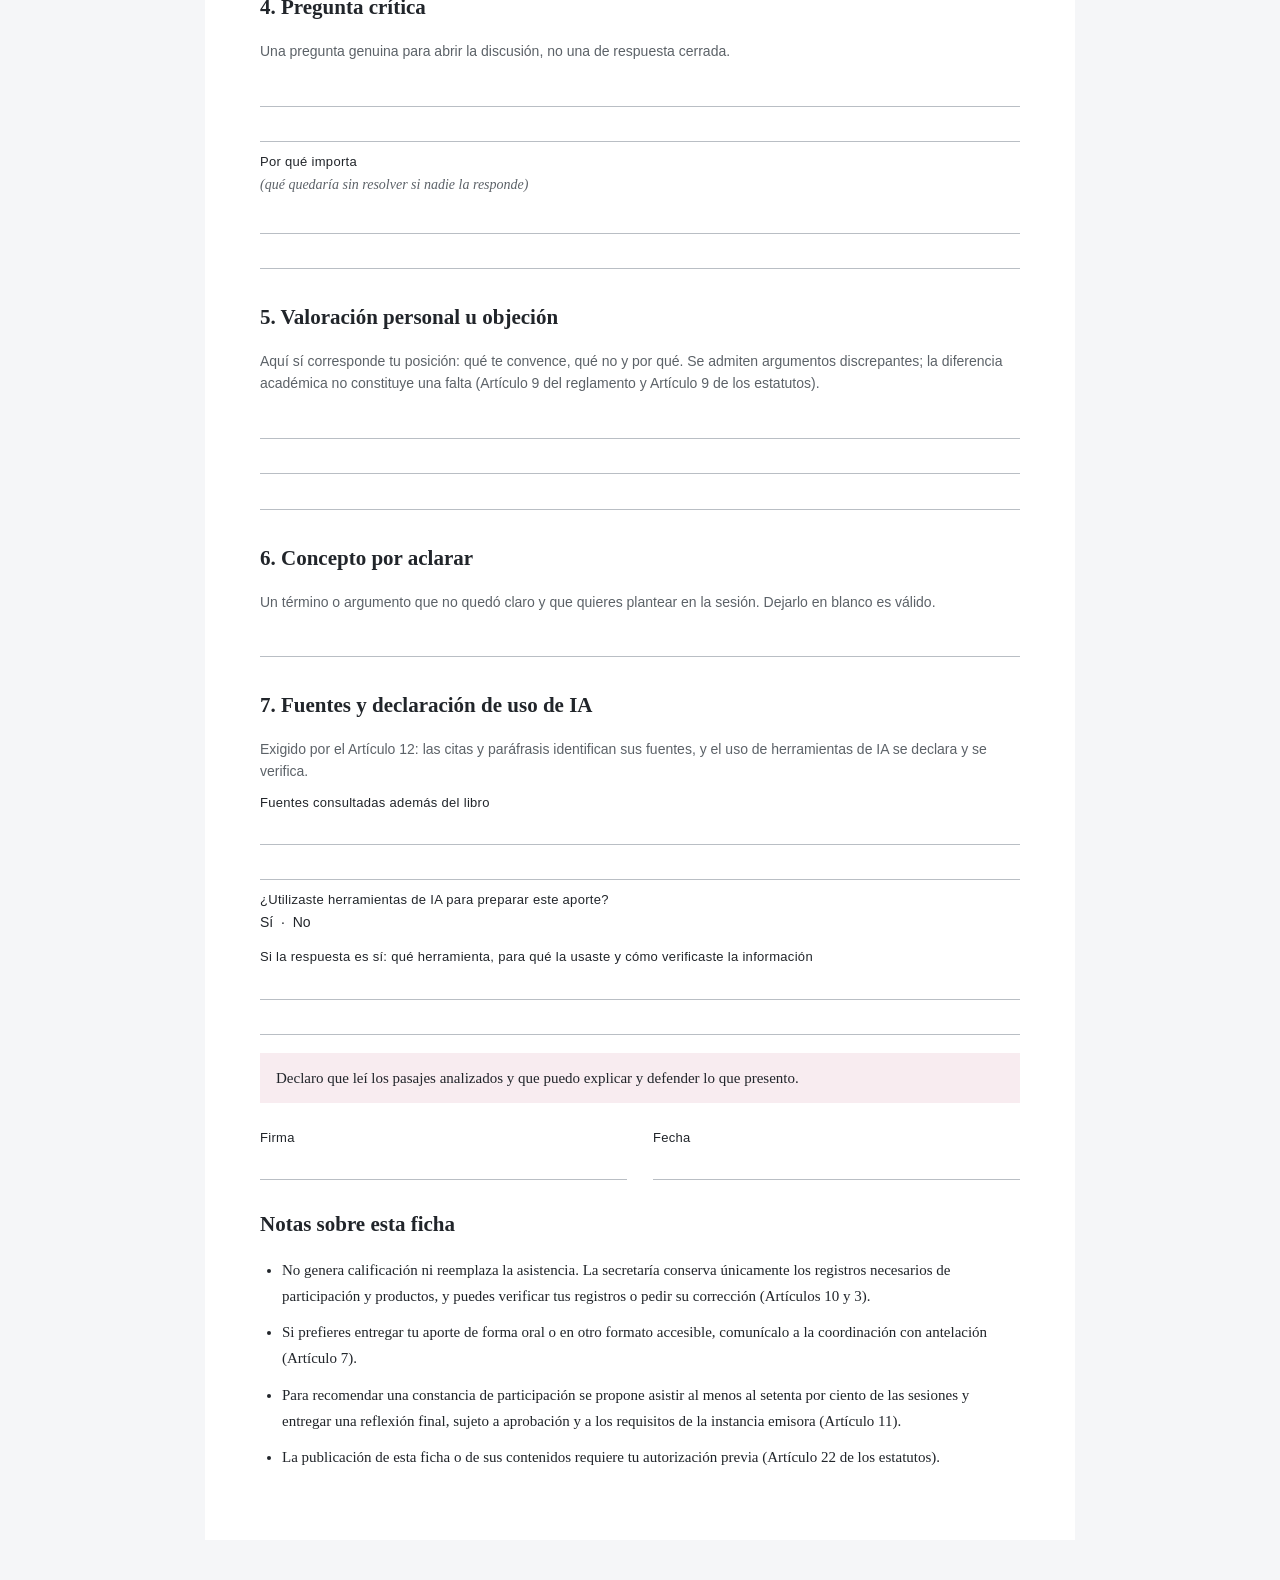
<file: public/documentos/ficha-aporte.html>
<!doctype html>
<html lang="es">
<head>
<meta charset="utf-8">
<meta name="viewport" content="width=device-width,initial-scale=1">
<title>Ficha de aporte individual · Economía UTC</title>
<link rel="stylesheet" href="../documentos.css">
</head>
<body>
<nav>
<a href="../index.html#documentos">Volver al club</a>
<button id="print">Imprimir / guardar PDF</button>
<a href="ficha-aporte.docx" download>Descargar en Word</a>
</nav>
<main>
<p class="label">ECONOMÍA UTC · DOCUMENTOS DEL CLUB</p>
<h1>Ficha de aporte individual</h1>
<p class="notice">Formato propuesto para revisión y aprobación · Versión 1.0 · 24 de noviembre de 2026. No constituye normativa institucional vigente.</p>

<p>Esta ficha recoge la preparación individual que pide el <strong>Artículo 7 del reglamento</strong>: una idea central, una evidencia o ejemplo y una pregunta crítica. Se prepara antes de la sesión y sirve de base para la intervención.</p>
<p>Puede entregarse por escrito, presentarse de forma oral o en otro formato accesible acordado previamente con la coordinación. <strong>No genera calificación ni sustituye la asistencia</strong> (Artículo 10).</p>

<article class="bloque">
<h2>1. Datos de la sesión</h2>
<div class="compacto">
<p class="campo"><b>Nombre</b><span class="linea"></span></p>
<p class="campo"><b>Universidad o carrera</b><span class="linea"></span></p>
</div>
<div class="compacto">
<p class="campo"><b>Fecha de la sesión</b><span class="linea"></span></p>
<p class="campo"><b>Capítulo y páginas leídas</b><span class="linea"></span></p>
</div>
<p class="campo"><b>Pregunta orientadora de la guía de lectura</b><span class="linea"></span></p>
<p class="campo"><b>Rol en esta sesión</b> <span class="opciones">participante &nbsp;·&nbsp; moderación &nbsp;·&nbsp; relatoría &nbsp; <i>(rotativos, Artículo 8)</i></span><span class="linea"></span></p>
</article>

<article class="bloque">
<h2>2. Idea central</h2>
<p class="ayuda">La tesis que sostiene el autor, en tus palabras. Es una afirmación del texto, no todavía tu opinión (Artículo 9).</p>
<p class="campo"><span class="linea"></span><span class="linea"></span><span class="linea"></span></p>
<p class="campo"><b>Página o páginas que la sustentan</b> <i>(citar es obligatorio, Artículo 9)</i><span class="linea"></span></p>
</article>

<article class="bloque">
<h2>3. Evidencia o ejemplo</h2>
<p class="ayuda">Qué apoya esa idea. Separa lo que aporta el libro de lo que aportas tú.</p>
<p class="campo"><b>Evidencia que presenta el texto</b><span class="linea"></span><span class="linea"></span></p>
<p class="campo"><b>Evidencia o ejemplo propio</b> <i>(un dato, caso o experiencia de Ecuador u otro país, con su fuente)</i><span class="linea"></span><span class="linea"></span></p>
</article>

<article class="bloque">
<h2>4. Pregunta crítica</h2>
<p class="ayuda">Una pregunta genuina para abrir la discusión, no una de respuesta cerrada.</p>
<p class="campo"><span class="linea"></span><span class="linea"></span></p>
<p class="campo"><b>Por qué importa</b> <i>(qué quedaría sin resolver si nadie la responde)</i><span class="linea"></span><span class="linea"></span></p>
</article>

<article class="bloque">
<h2>5. Valoración personal u objeción</h2>
<p class="ayuda">Aquí sí corresponde tu posición: qué te convence, qué no y por qué. Se admiten argumentos discrepantes; la diferencia académica no constituye una falta (Artículo 9 del reglamento y Artículo 9 de los estatutos).</p>
<p class="campo"><span class="linea"></span><span class="linea"></span><span class="linea"></span></p>
</article>

<article class="bloque">
<h2>6. Concepto por aclarar</h2>
<p class="ayuda">Un término o argumento que no quedó claro y que quieres plantear en la sesión. Dejarlo en blanco es válido.</p>
<p class="campo"><span class="linea"></span></p>
</article>

<article class="bloque">
<h2>7. Fuentes y declaración de uso de IA</h2>
<p class="ayuda">Exigido por el Artículo 12: las citas y paráfrasis identifican sus fuentes, y el uso de herramientas de IA se declara y se verifica.</p>
<p class="campo"><b>Fuentes consultadas además del libro</b><span class="linea"></span><span class="linea"></span></p>
<p class="campo"><b>¿Utilizaste herramientas de IA para preparar este aporte?</b> <span class="opciones">Sí &nbsp;·&nbsp; No</span></p>
<p class="campo"><b>Si la respuesta es sí: qué herramienta, para qué la usaste y cómo verificaste la información</b><span class="linea"></span><span class="linea"></span></p>
<p class="declaracion">Declaro que leí los pasajes analizados y que puedo explicar y defender lo que presento.</p>
<div class="compacto">
<p class="campo"><b>Firma</b><span class="linea"></span></p>
<p class="campo"><b>Fecha</b><span class="linea"></span></p>
</div>
</article>

<h2>Notas sobre esta ficha</h2>
<ul class="notas">
<li>No genera calificación ni reemplaza la asistencia. La secretaría conserva únicamente los registros necesarios de participación y productos, y puedes verificar tus registros o pedir su corrección (Artículos 10 y 3).</li>
<li>Si prefieres entregar tu aporte de forma oral o en otro formato accesible, comunícalo a la coordinación con antelación (Artículo 7).</li>
<li>Para recomendar una constancia de participación se propone asistir al menos al setenta por ciento de las sesiones y entregar una reflexión final, sujeto a aprobación y a los requisitos de la instancia emisora (Artículo 11).</li>
<li>La publicación de esta ficha o de sus contenidos requiere tu autorización previa (Artículo 22 de los estatutos).</li>
</ul>
</main>
<script src="../print.js"></script>
</body>
</html>
</file>
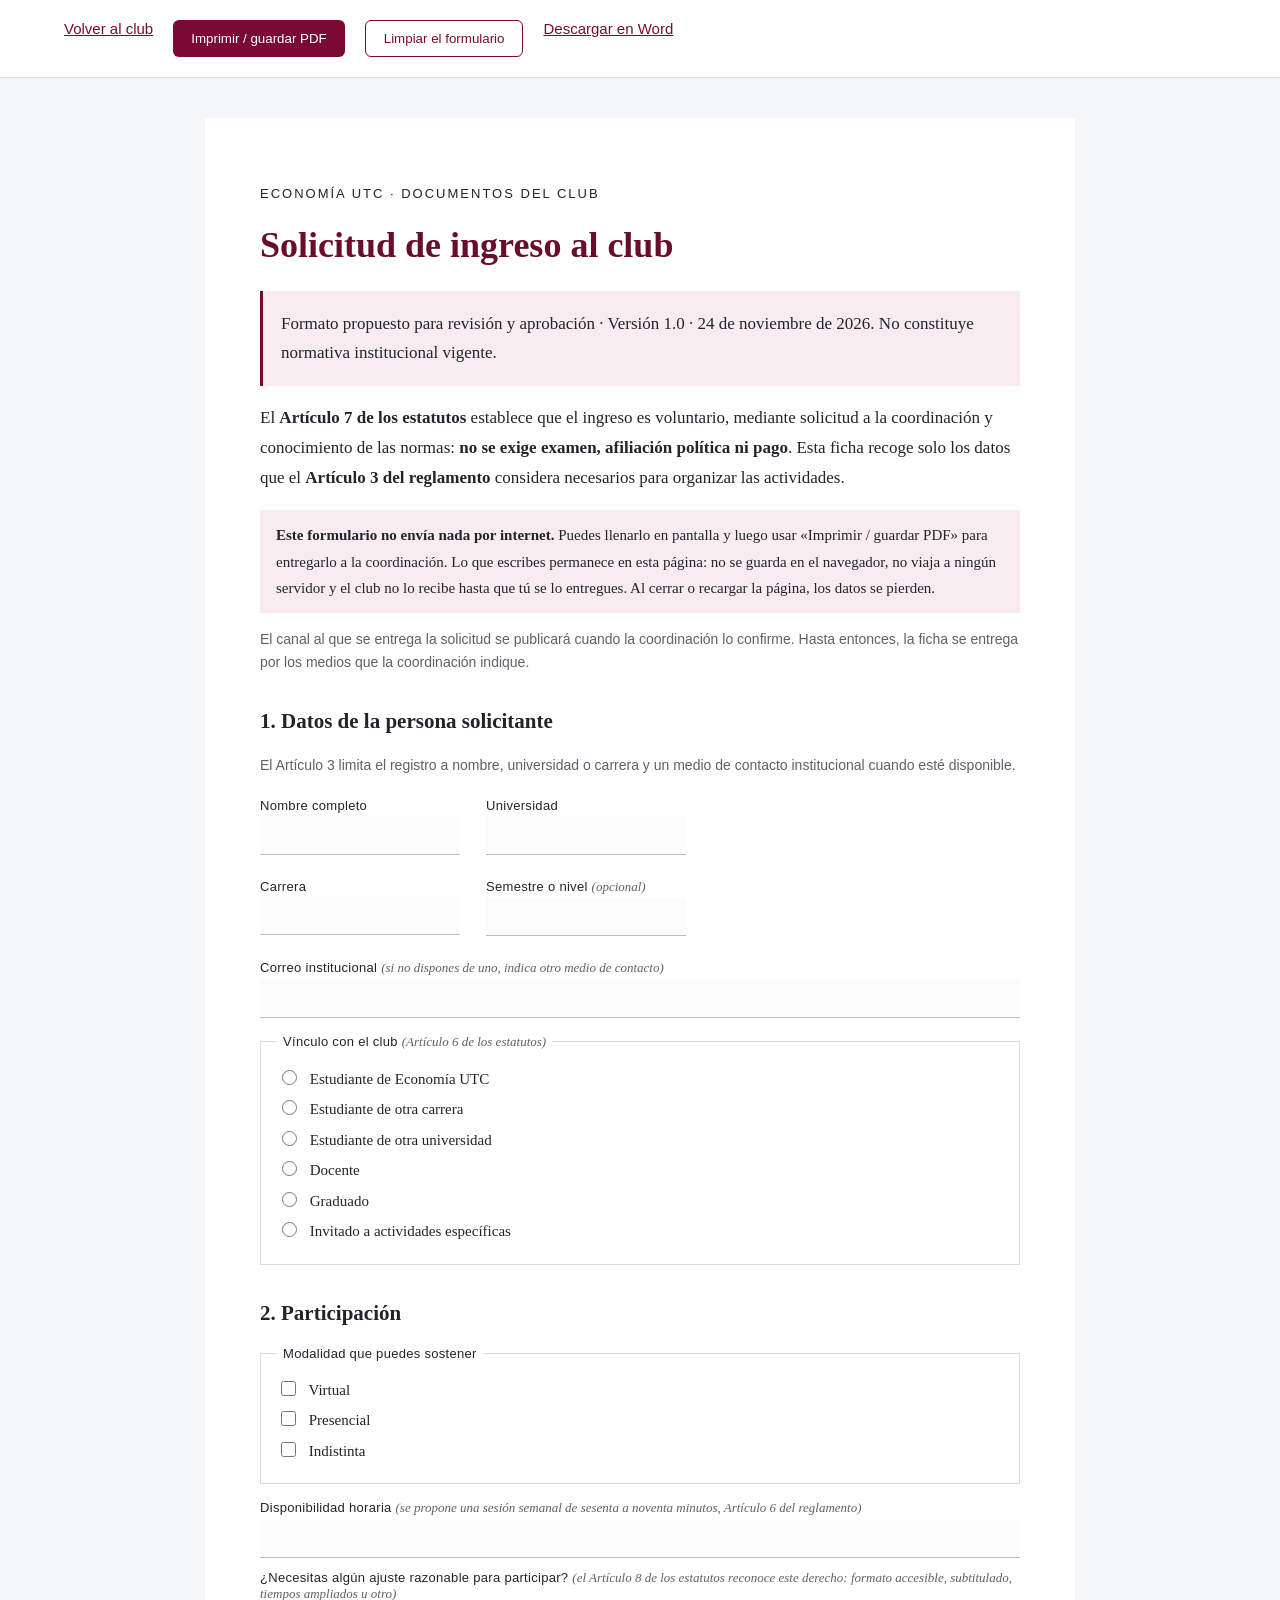
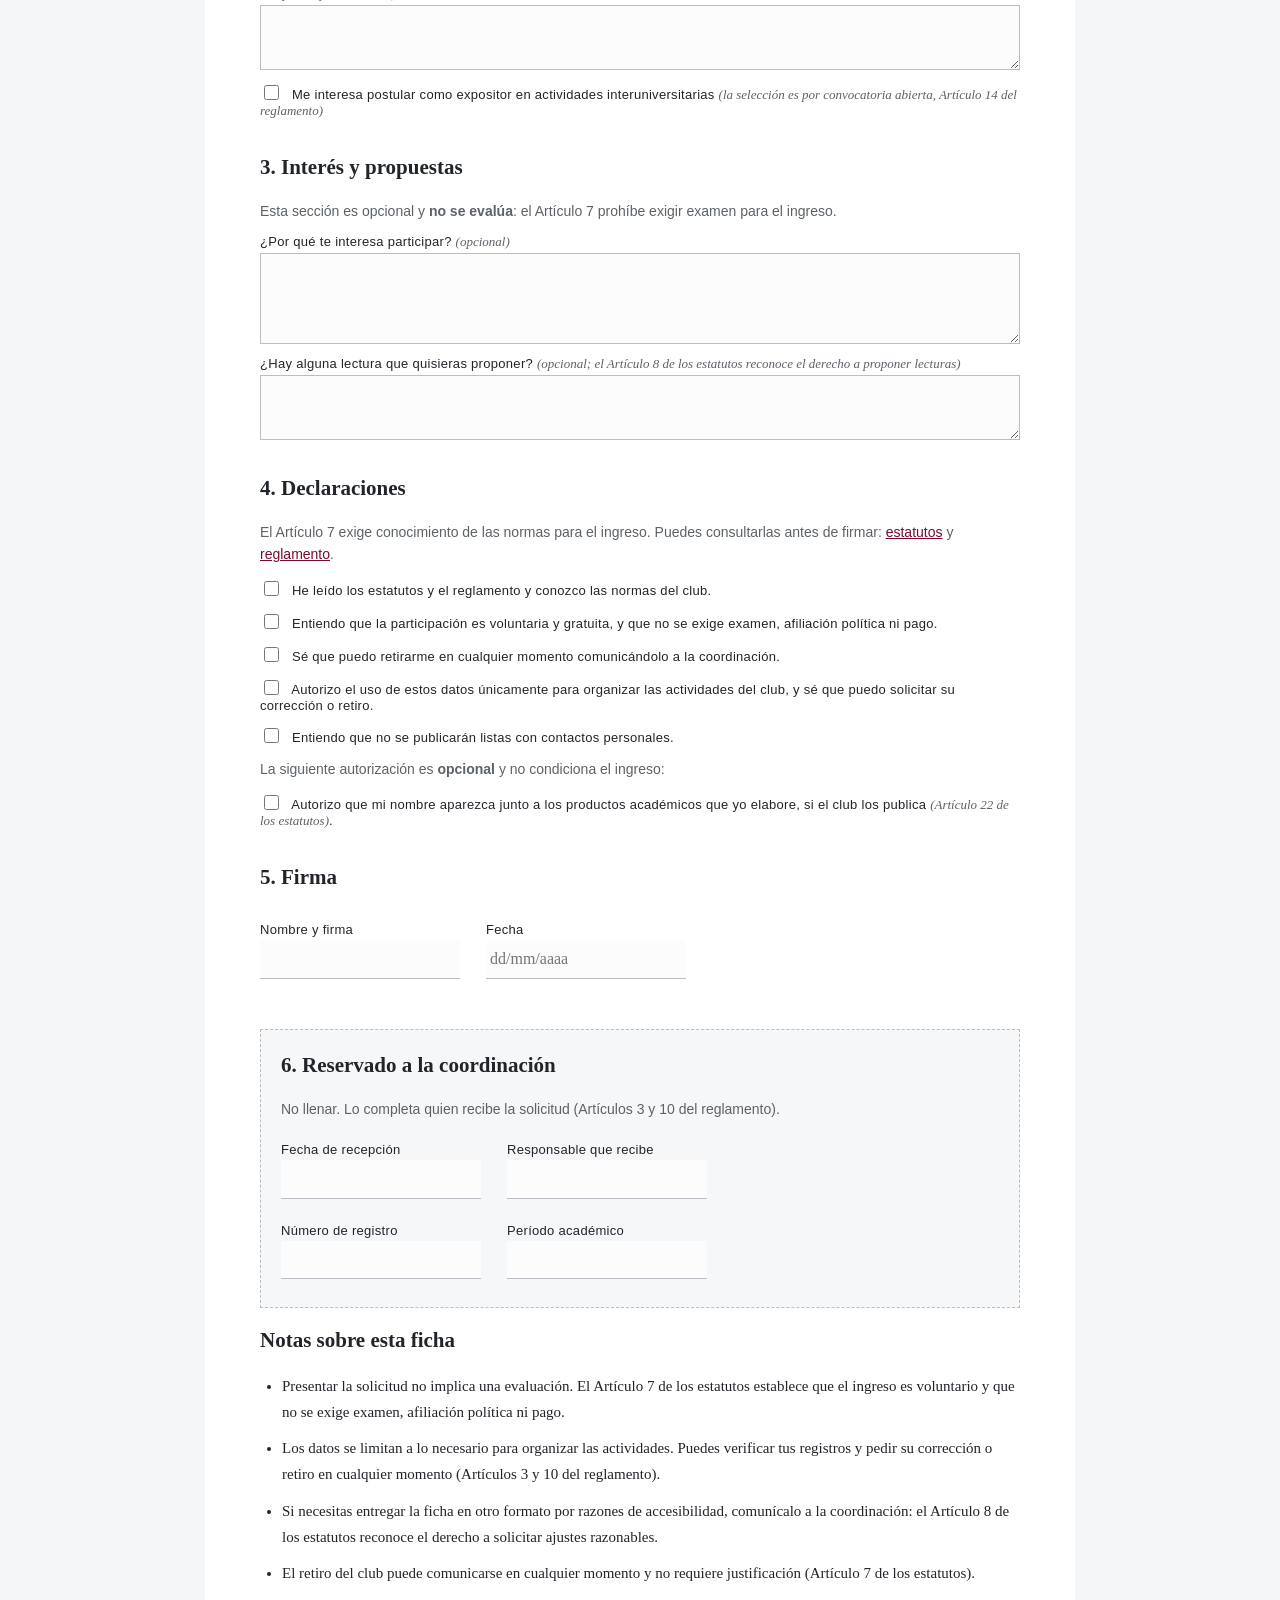
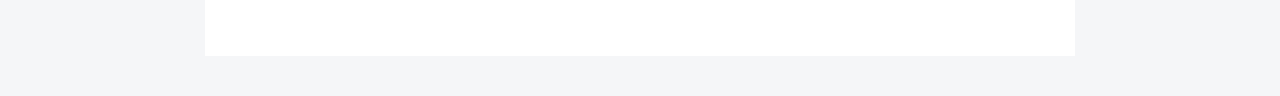
<file: public/documentos/ficha-ingreso.html>
<!doctype html>
<html lang="es">
<head>
<meta charset="utf-8">
<meta name="viewport" content="width=device-width,initial-scale=1">
<title>Solicitud de ingreso al club · Economía UTC</title>
<link rel="stylesheet" href="../documentos.css">
</head>
<body>
<nav>
<a href="../index.html#participar">Volver al club</a>
<button id="print">Imprimir / guardar PDF</button>
<button id="limpiar" type="button" class="boton-claro">Limpiar el formulario</button>
<a href="ficha-ingreso.docx" download>Descargar en Word</a>
</nav>
<main>
<p class="label">ECONOMÍA UTC · DOCUMENTOS DEL CLUB</p>
<h1>Solicitud de ingreso al club</h1>
<p class="notice">Formato propuesto para revisión y aprobación · Versión 1.0 · 24 de noviembre de 2026. No constituye normativa institucional vigente.</p>

<p>El <strong>Artículo 7 de los estatutos</strong> establece que el ingreso es voluntario, mediante solicitud a la coordinación y conocimiento de las normas: <strong>no se exige examen, afiliación política ni pago</strong>. Esta ficha recoge solo los datos que el <strong>Artículo 3 del reglamento</strong> considera necesarios para organizar las actividades.</p>

<p class="declaracion" id="aviso-privacidad"><strong>Este formulario no envía nada por internet.</strong> Puedes llenarlo en pantalla y luego usar «Imprimir / guardar PDF» para entregarlo a la coordinación. Lo que escribes permanece en esta página: no se guarda en el navegador, no viaja a ningún servidor y el club no lo recibe hasta que tú se lo entregues. Al cerrar o recargar la página, los datos se pierden.</p>
<p class="ayuda">El canal al que se entrega la solicitud se publicará cuando la coordinación lo confirme. Hasta entonces, la ficha se entrega por los medios que la coordinación indique.</p>

<form id="ficha" novalidate>

<article class="bloque">
<h2>1. Datos de la persona solicitante</h2>
<p class="ayuda">El Artículo 3 limita el registro a nombre, universidad o carrera y un medio de contacto institucional cuando esté disponible.</p>
<div class="compacto">
<p class="form-campo"><label for="nombre">Nombre completo</label><input id="nombre" name="nombre" type="text" autocomplete="name"></p>
<p class="form-campo"><label for="universidad">Universidad</label><input id="universidad" name="universidad" type="text"></p>
</div>
<div class="compacto">
<p class="form-campo"><label for="carrera">Carrera</label><input id="carrera" name="carrera" type="text"></p>
<p class="form-campo"><label for="nivel">Semestre o nivel <i>(opcional)</i></label><input id="nivel" name="nivel" type="text"></p>
</div>
<p class="form-campo"><label for="correo">Correo institucional <i>(si no dispones de uno, indica otro medio de contacto)</i></label><input id="correo" name="correo" type="email" autocomplete="email"></p>
<fieldset class="grupo">
<legend>Vínculo con el club <i>(Artículo 6 de los estatutos)</i></legend>
<label class="opcion"><input type="radio" name="vinculo" value="estudiante-utc"> Estudiante de Economía UTC</label>
<label class="opcion"><input type="radio" name="vinculo" value="otra-carrera"> Estudiante de otra carrera</label>
<label class="opcion"><input type="radio" name="vinculo" value="otra-universidad"> Estudiante de otra universidad</label>
<label class="opcion"><input type="radio" name="vinculo" value="docente"> Docente</label>
<label class="opcion"><input type="radio" name="vinculo" value="graduado"> Graduado</label>
<label class="opcion"><input type="radio" name="vinculo" value="invitado"> Invitado a actividades específicas</label>
</fieldset>
</article>

<article class="bloque">
<h2>2. Participación</h2>
<fieldset class="grupo">
<legend>Modalidad que puedes sostener</legend>
<label class="opcion"><input type="checkbox" name="modalidad" value="virtual"> Virtual</label>
<label class="opcion"><input type="checkbox" name="modalidad" value="presencial"> Presencial</label>
<label class="opcion"><input type="checkbox" name="modalidad" value="hibrida"> Indistinta</label>
</fieldset>
<p class="form-campo"><label for="disponibilidad">Disponibilidad horaria <i>(se propone una sesión semanal de sesenta a noventa minutos, Artículo 6 del reglamento)</i></label><input id="disponibilidad" name="disponibilidad" type="text"></p>
<p class="form-campo"><label for="ajustes">¿Necesitas algún ajuste razonable para participar? <i>(el Artículo 8 de los estatutos reconoce este derecho: formato accesible, subtitulado, tiempos ampliados u otro)</i></label><textarea id="ajustes" name="ajustes" rows="2"></textarea></p>
<p class="form-campo"><label class="opcion"><input type="checkbox" name="expositor" value="si"> Me interesa postular como expositor en actividades interuniversitarias <i>(la selección es por convocatoria abierta, Artículo 14 del reglamento)</i></label></p>
</article>

<article class="bloque">
<h2>3. Interés y propuestas</h2>
<p class="ayuda">Esta sección es opcional y <strong>no se evalúa</strong>: el Artículo 7 prohíbe exigir examen para el ingreso.</p>
<p class="form-campo"><label for="motivacion">¿Por qué te interesa participar? <i>(opcional)</i></label><textarea id="motivacion" name="motivacion" rows="3"></textarea></p>
<p class="form-campo"><label for="propuesta">¿Hay alguna lectura que quisieras proponer? <i>(opcional; el Artículo 8 de los estatutos reconoce el derecho a proponer lecturas)</i></label><textarea id="propuesta" name="propuesta" rows="2"></textarea></p>
</article>

<article class="bloque">
<h2>4. Declaraciones</h2>
<p class="ayuda">El Artículo 7 exige conocimiento de las normas para el ingreso. Puedes consultarlas antes de firmar: <a href="estatutos.html">estatutos</a> y <a href="reglamento.html">reglamento</a>.</p>
<p class="form-campo"><label class="opcion"><input type="checkbox" name="d-normas" value="si"> He leído los estatutos y el reglamento y conozco las normas del club.</label></p>
<p class="form-campo"><label class="opcion"><input type="checkbox" name="d-voluntaria" value="si"> Entiendo que la participación es voluntaria y gratuita, y que no se exige examen, afiliación política ni pago.</label></p>
<p class="form-campo"><label class="opcion"><input type="checkbox" name="d-retiro" value="si"> Sé que puedo retirarme en cualquier momento comunicándolo a la coordinación.</label></p>
<p class="form-campo"><label class="opcion"><input type="checkbox" name="d-datos" value="si"> Autorizo el uso de estos datos únicamente para organizar las actividades del club, y sé que puedo solicitar su corrección o retiro.</label></p>
<p class="form-campo"><label class="opcion"><input type="checkbox" name="d-listas" value="si"> Entiendo que no se publicarán listas con contactos personales.</label></p>
<p class="ayuda">La siguiente autorización es <strong>opcional</strong> y no condiciona el ingreso:</p>
<p class="form-campo"><label class="opcion"><input type="checkbox" name="d-publicacion" value="si"> Autorizo que mi nombre aparezca junto a los productos académicos que yo elabore, si el club los publica <i>(Artículo 22 de los estatutos)</i>.</label></p>
</article>

<article class="bloque">
<h2>5. Firma</h2>
<div class="compacto">
<p class="form-campo"><label for="firma">Nombre y firma</label><input id="firma" name="firma" type="text"></p>
<p class="form-campo"><label for="fecha">Fecha</label><input id="fecha" name="fecha" type="text" placeholder="dd/mm/aaaa"></p>
</div>
</article>

<article class="bloque reservado">
<h2>6. Reservado a la coordinación</h2>
<p class="ayuda">No llenar. Lo completa quien recibe la solicitud (Artículos 3 y 10 del reglamento).</p>
<div class="compacto">
<p class="form-campo"><label for="recepcion">Fecha de recepción</label><input id="recepcion" name="recepcion" type="text"></p>
<p class="form-campo"><label for="responsable">Responsable que recibe</label><input id="responsable" name="responsable" type="text"></p>
</div>
<div class="compacto">
<p class="form-campo"><label for="registro">Número de registro</label><input id="registro" name="registro" type="text"></p>
<p class="form-campo"><label for="periodo">Período académico</label><input id="periodo" name="periodo" type="text"></p>
</div>
</article>

</form>

<h2>Notas sobre esta ficha</h2>
<ul class="notas">
<li>Presentar la solicitud no implica una evaluación. El Artículo 7 de los estatutos establece que el ingreso es voluntario y que no se exige examen, afiliación política ni pago.</li>
<li>Los datos se limitan a lo necesario para organizar las actividades. Puedes verificar tus registros y pedir su corrección o retiro en cualquier momento (Artículos 3 y 10 del reglamento).</li>
<li>Si necesitas entregar la ficha en otro formato por razones de accesibilidad, comunícalo a la coordinación: el Artículo 8 de los estatutos reconoce el derecho a solicitar ajustes razonables.</li>
<li>El retiro del club puede comunicarse en cualquier momento y no requiere justificación (Artículo 7 de los estatutos).</li>
</ul>
</main>
<script src="../print.js"></script>
<script src="../ficha-ingreso.js"></script>
</body>
</html>
</file>
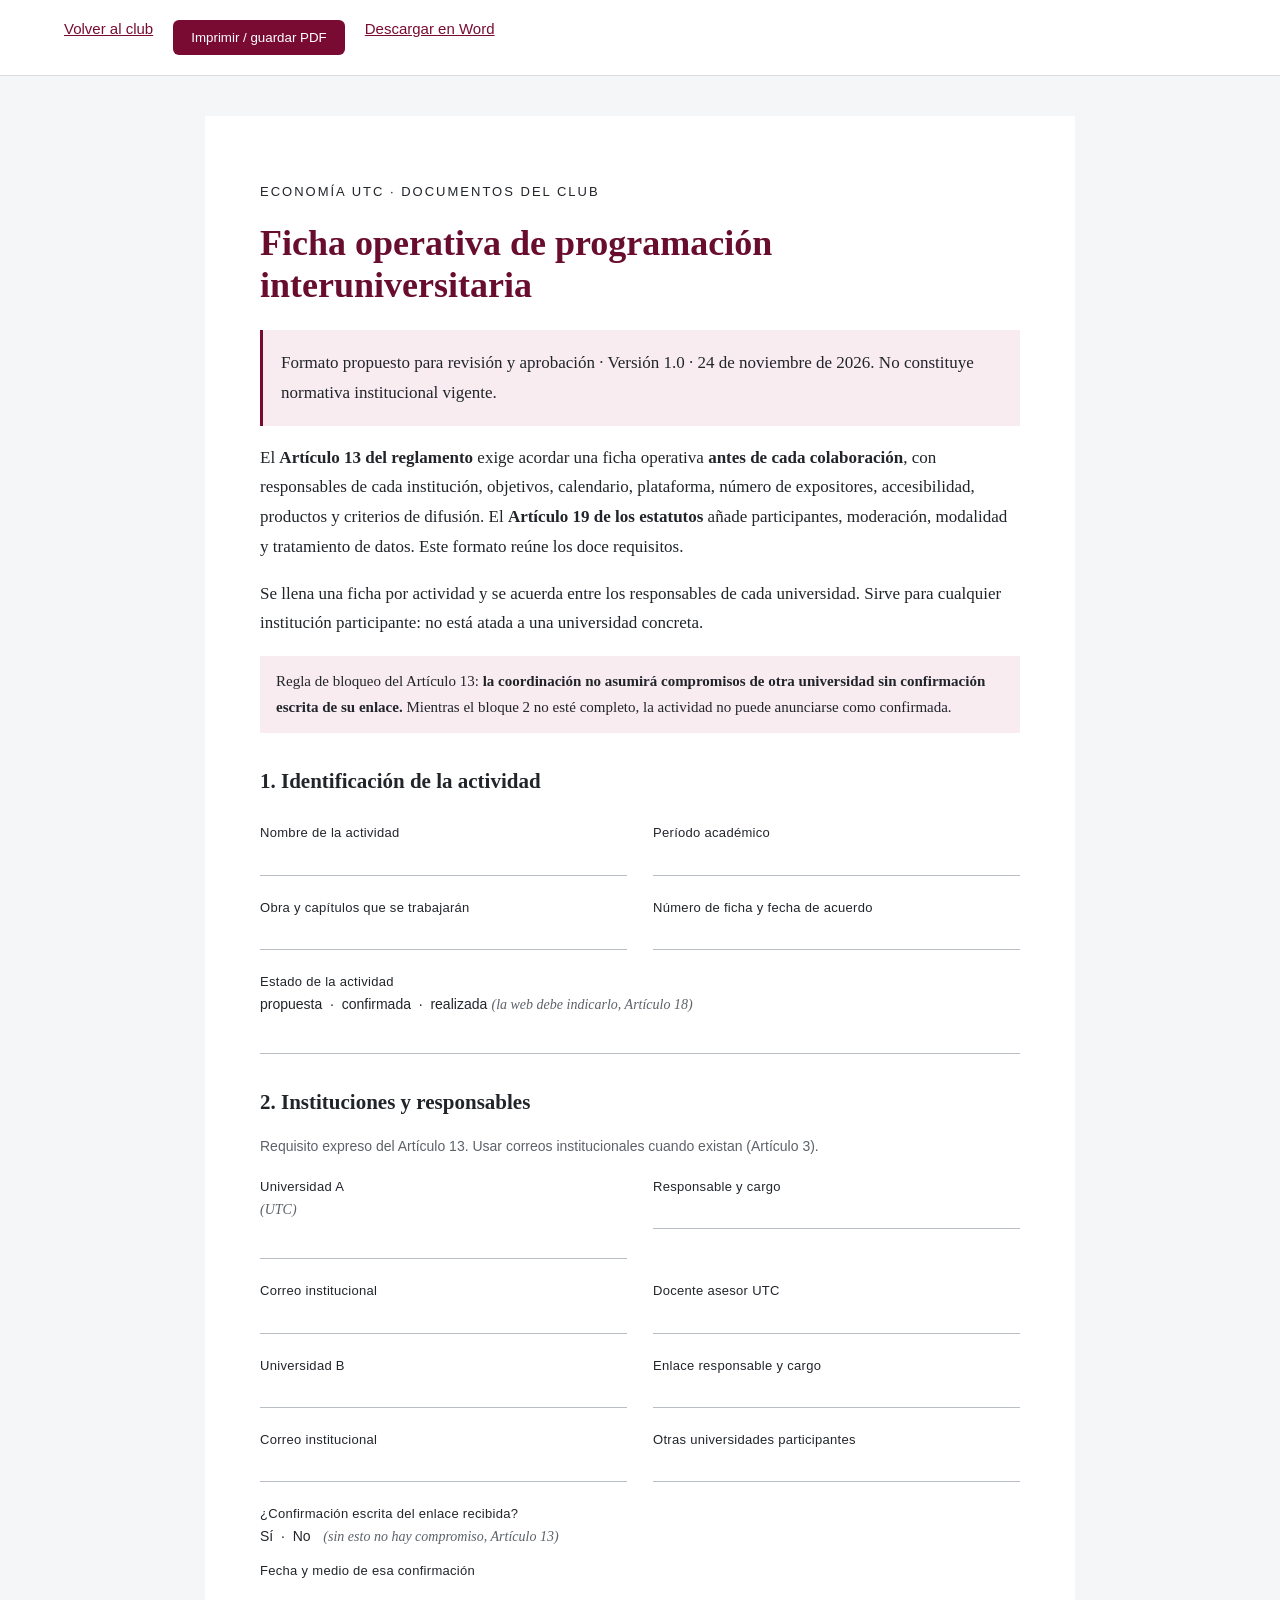
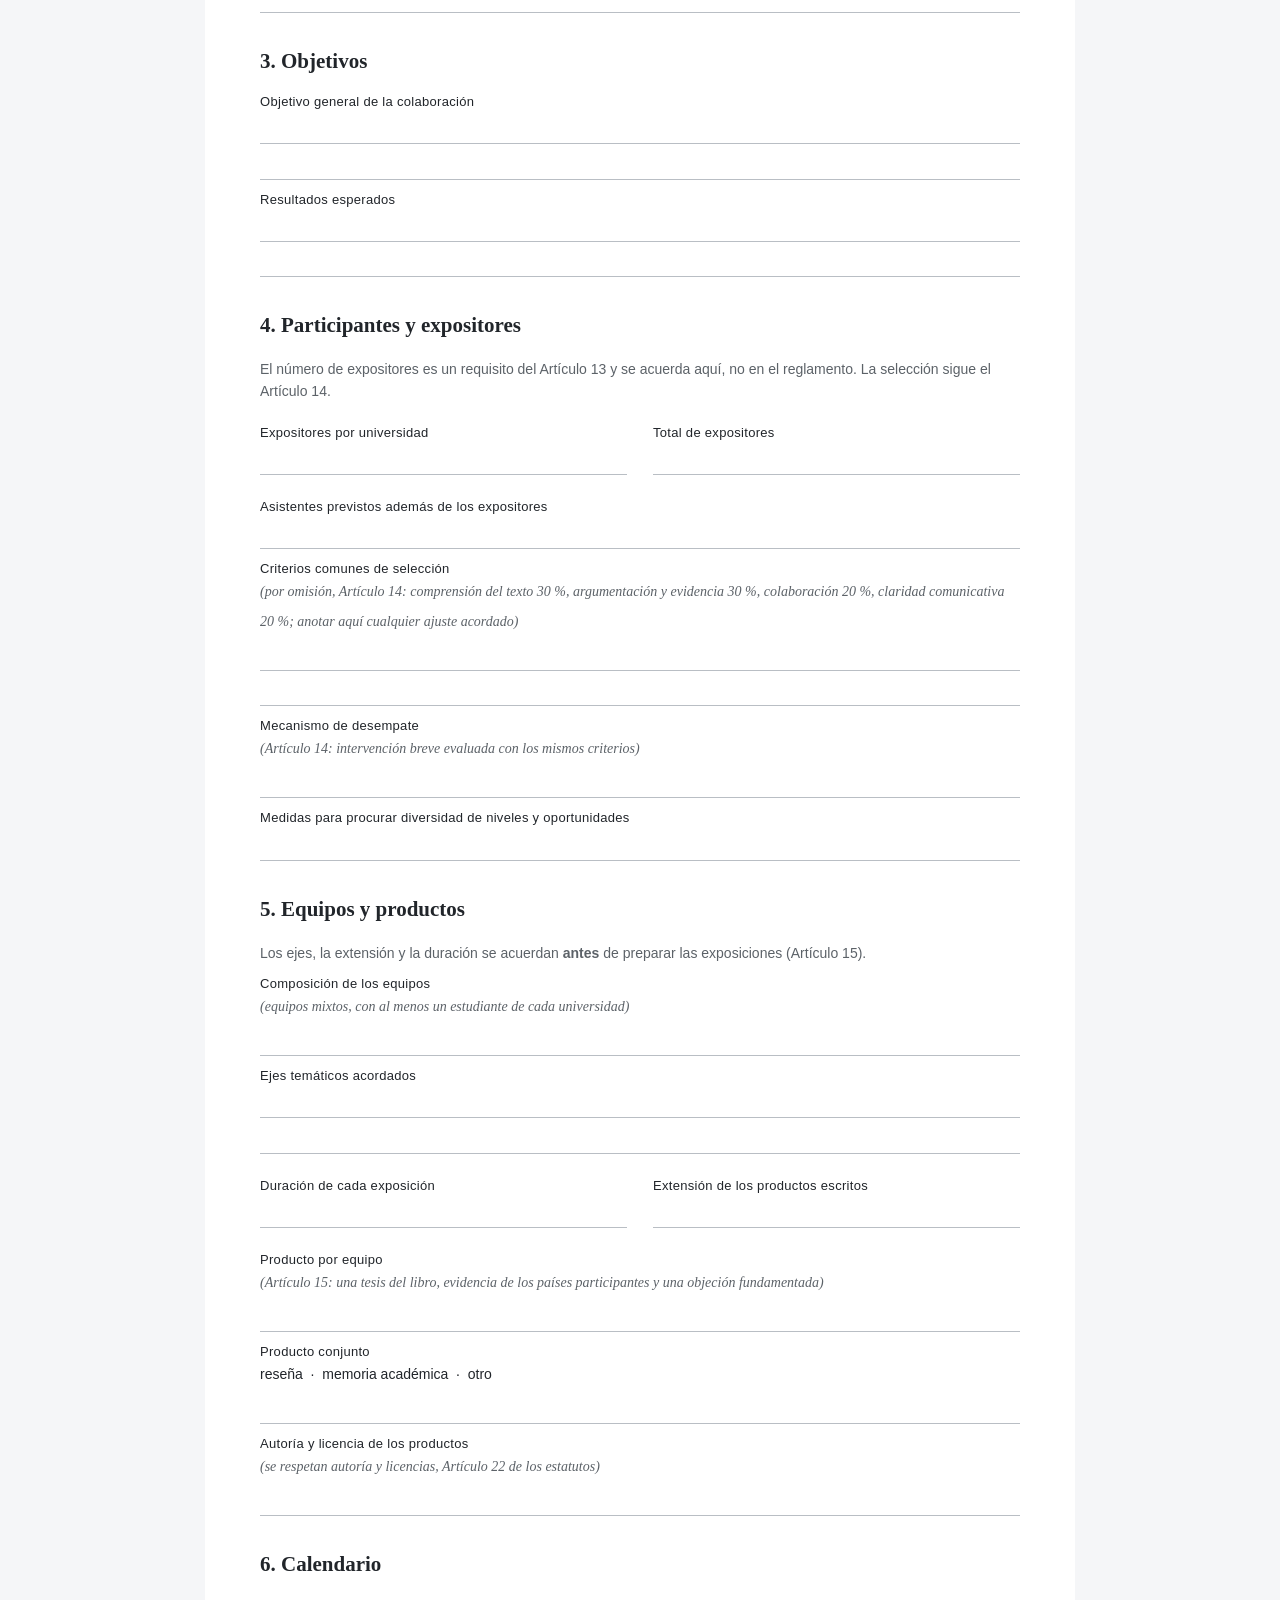
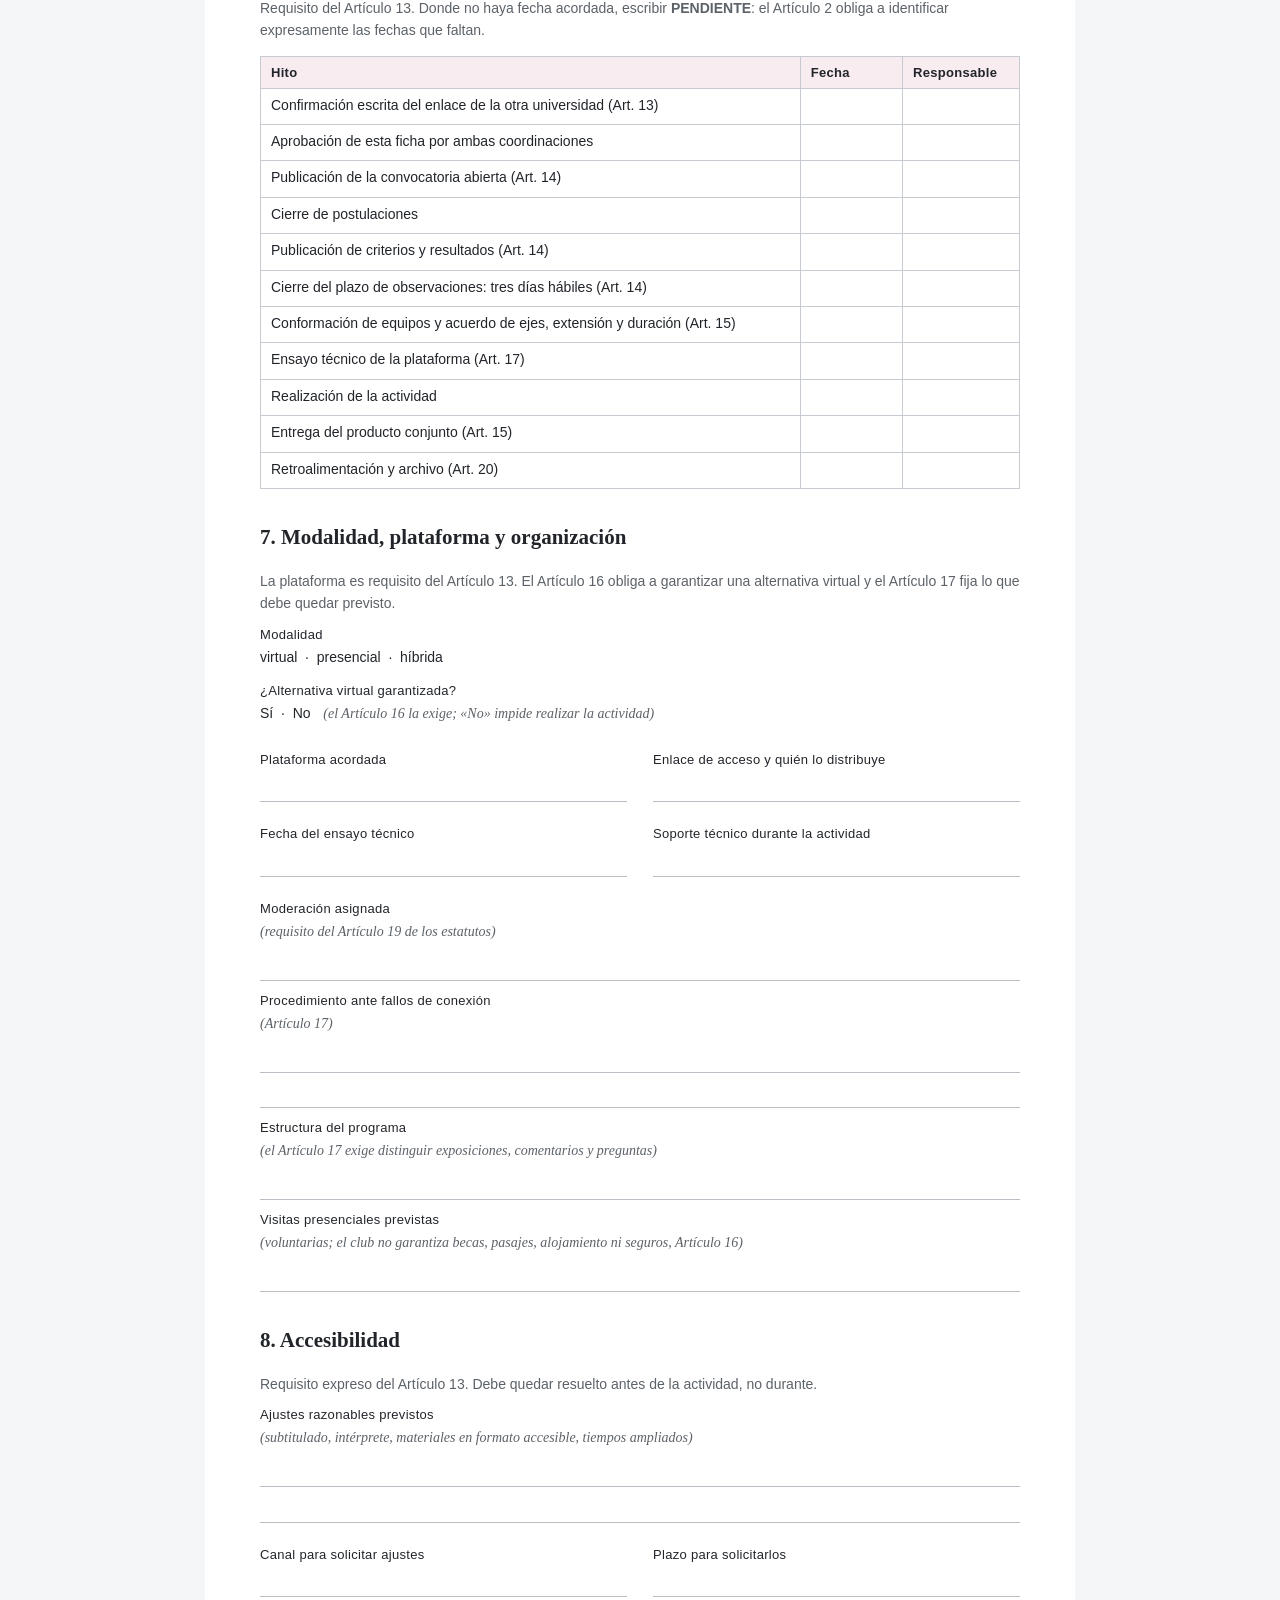
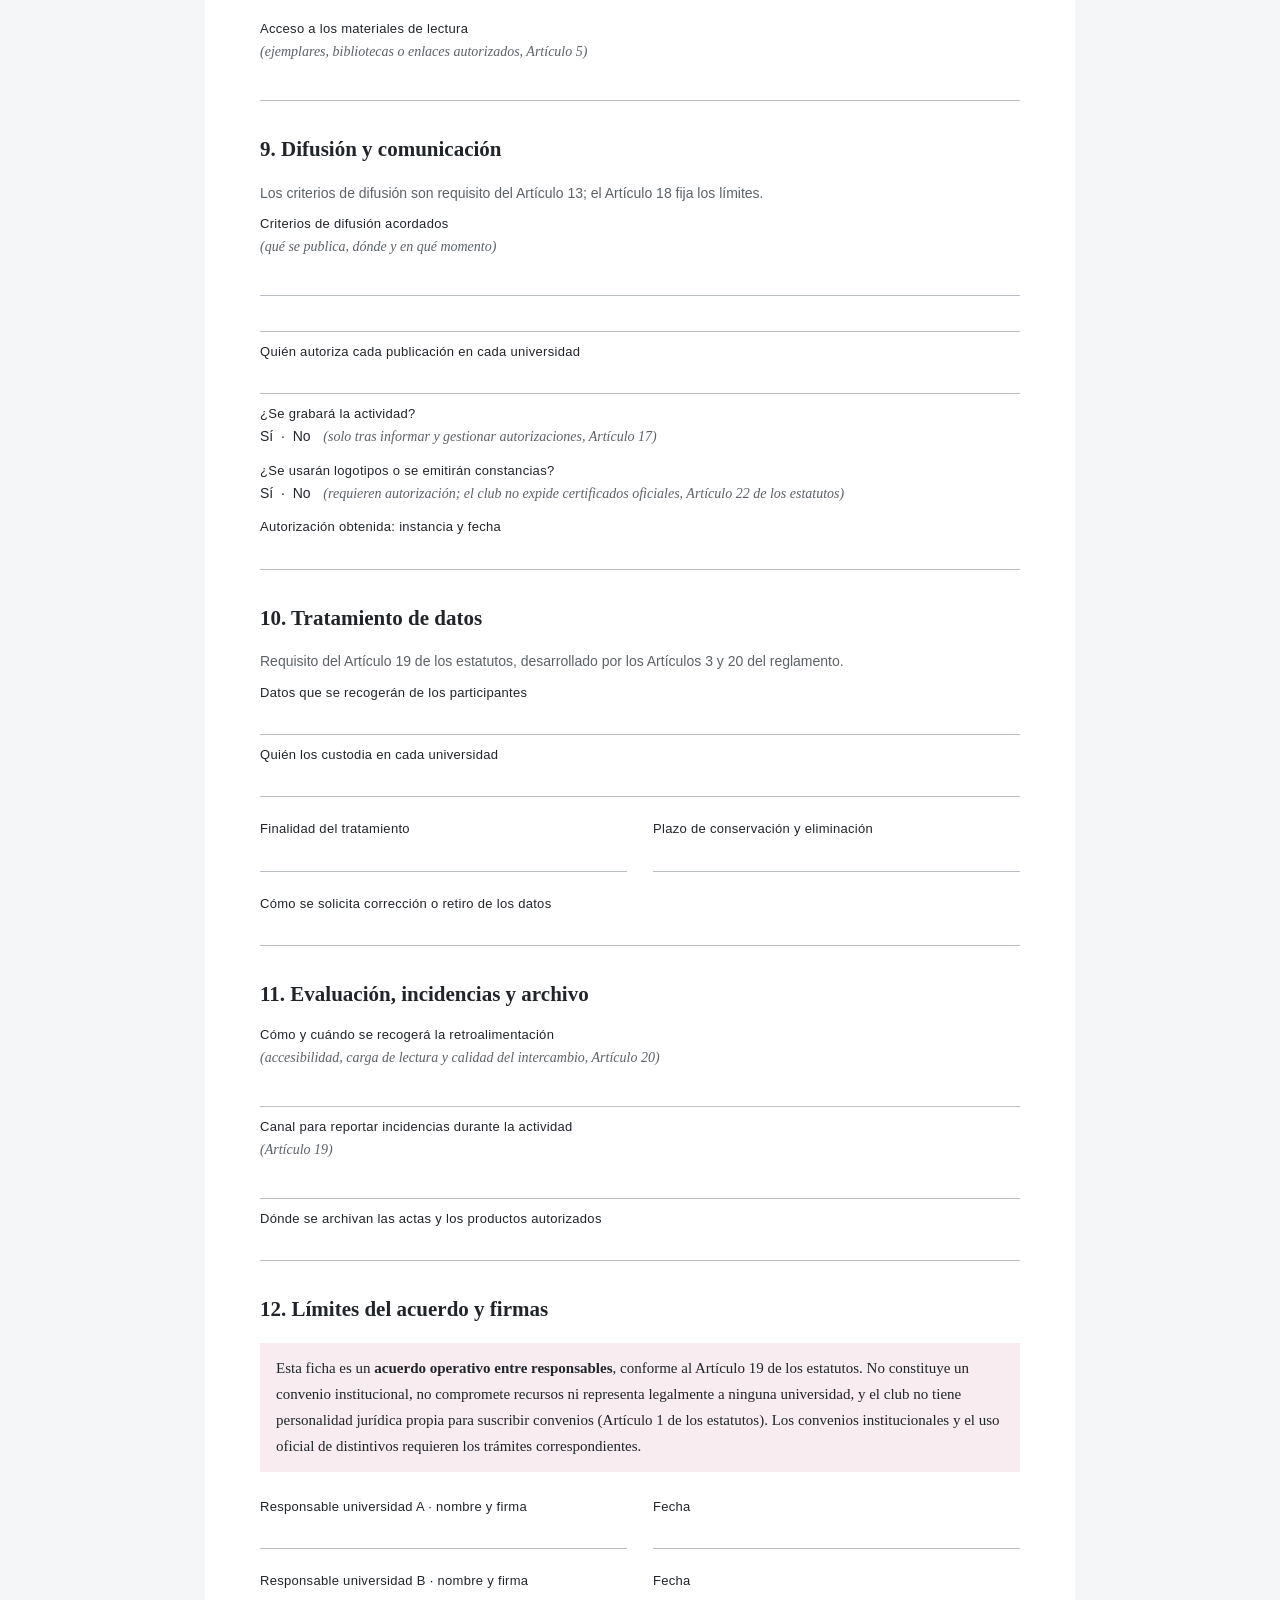
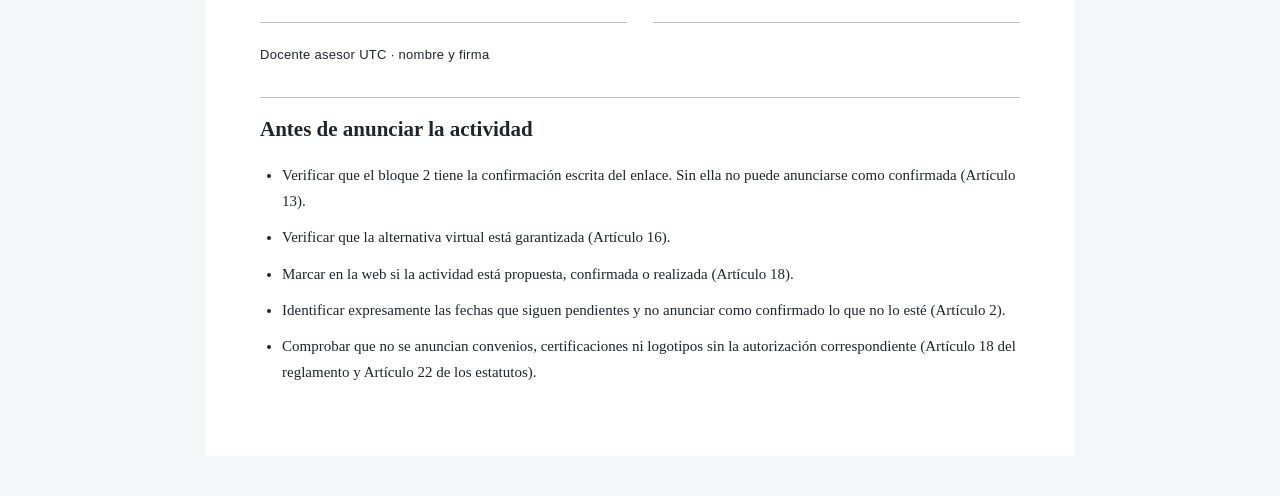
<file: public/documentos/ficha-programacion.html>
<!doctype html>
<html lang="es">
<head>
<meta charset="utf-8">
<meta name="viewport" content="width=device-width,initial-scale=1">
<title>Ficha operativa de programación interuniversitaria · Economía UTC</title>
<link rel="stylesheet" href="../documentos.css">
</head>
<body>
<nav>
<a href="../index.html#documentos">Volver al club</a>
<button id="print">Imprimir / guardar PDF</button>
<a href="ficha-programacion.docx" download>Descargar en Word</a>
</nav>
<main>
<p class="label">ECONOMÍA UTC · DOCUMENTOS DEL CLUB</p>
<h1>Ficha operativa de programación interuniversitaria</h1>
<p class="notice">Formato propuesto para revisión y aprobación · Versión 1.0 · 24 de noviembre de 2026. No constituye normativa institucional vigente.</p>

<p>El <strong>Artículo 13 del reglamento</strong> exige acordar una ficha operativa <strong>antes de cada colaboración</strong>, con responsables de cada institución, objetivos, calendario, plataforma, número de expositores, accesibilidad, productos y criterios de difusión. El <strong>Artículo 19 de los estatutos</strong> añade participantes, moderación, modalidad y tratamiento de datos. Este formato reúne los doce requisitos.</p>
<p>Se llena una ficha por actividad y se acuerda entre los responsables de cada universidad. Sirve para cualquier institución participante: no está atada a una universidad concreta.</p>
<p class="declaracion">Regla de bloqueo del Artículo 13: <strong>la coordinación no asumirá compromisos de otra universidad sin confirmación escrita de su enlace.</strong> Mientras el bloque 2 no esté completo, la actividad no puede anunciarse como confirmada.</p>

<article class="bloque">
<h2>1. Identificación de la actividad</h2>
<div class="compacto">
<p class="campo"><b>Nombre de la actividad</b><span class="linea"></span></p>
<p class="campo"><b>Período académico</b><span class="linea"></span></p>
</div>
<div class="compacto">
<p class="campo"><b>Obra y capítulos que se trabajarán</b><span class="linea"></span></p>
<p class="campo"><b>Número de ficha y fecha de acuerdo</b><span class="linea"></span></p>
</div>
<p class="campo"><b>Estado de la actividad</b> <span class="opciones">propuesta &nbsp;·&nbsp; confirmada &nbsp;·&nbsp; realizada</span> <i>(la web debe indicarlo, Artículo 18)</i><span class="linea"></span></p>
</article>

<article class="bloque">
<h2>2. Instituciones y responsables</h2>
<p class="ayuda">Requisito expreso del Artículo 13. Usar correos institucionales cuando existan (Artículo 3).</p>
<div class="compacto">
<p class="campo"><b>Universidad A</b> <i>(UTC)</i><span class="linea"></span></p>
<p class="campo"><b>Responsable y cargo</b><span class="linea"></span></p>
</div>
<div class="compacto">
<p class="campo"><b>Correo institucional</b><span class="linea"></span></p>
<p class="campo"><b>Docente asesor UTC</b><span class="linea"></span></p>
</div>
<div class="compacto">
<p class="campo"><b>Universidad B</b><span class="linea"></span></p>
<p class="campo"><b>Enlace responsable y cargo</b><span class="linea"></span></p>
</div>
<div class="compacto">
<p class="campo"><b>Correo institucional</b><span class="linea"></span></p>
<p class="campo"><b>Otras universidades participantes</b><span class="linea"></span></p>
</div>
<p class="campo"><b>¿Confirmación escrita del enlace recibida?</b> <span class="opciones">Sí &nbsp;·&nbsp; No</span> &nbsp; <i>(sin esto no hay compromiso, Artículo 13)</i></p>
<p class="campo"><b>Fecha y medio de esa confirmación</b><span class="linea"></span></p>
</article>

<article class="bloque">
<h2>3. Objetivos</h2>
<p class="campo"><b>Objetivo general de la colaboración</b><span class="linea"></span><span class="linea"></span></p>
<p class="campo"><b>Resultados esperados</b><span class="linea"></span><span class="linea"></span></p>
</article>

<article class="bloque">
<h2>4. Participantes y expositores</h2>
<p class="ayuda">El número de expositores es un requisito del Artículo 13 y se acuerda aquí, no en el reglamento. La selección sigue el Artículo 14.</p>
<div class="compacto">
<p class="campo"><b>Expositores por universidad</b><span class="linea"></span></p>
<p class="campo"><b>Total de expositores</b><span class="linea"></span></p>
</div>
<p class="campo"><b>Asistentes previstos además de los expositores</b><span class="linea"></span></p>
<p class="campo"><b>Criterios comunes de selección</b> <i>(por omisión, Artículo 14: comprensión del texto 30 %, argumentación y evidencia 30 %, colaboración 20 %, claridad comunicativa 20 %; anotar aquí cualquier ajuste acordado)</i><span class="linea"></span><span class="linea"></span></p>
<p class="campo"><b>Mecanismo de desempate</b> <i>(Artículo 14: intervención breve evaluada con los mismos criterios)</i><span class="linea"></span></p>
<p class="campo"><b>Medidas para procurar diversidad de niveles y oportunidades</b><span class="linea"></span></p>
</article>

<article class="bloque">
<h2>5. Equipos y productos</h2>
<p class="ayuda">Los ejes, la extensión y la duración se acuerdan <strong>antes</strong> de preparar las exposiciones (Artículo 15).</p>
<p class="campo"><b>Composición de los equipos</b> <i>(equipos mixtos, con al menos un estudiante de cada universidad)</i><span class="linea"></span></p>
<p class="campo"><b>Ejes temáticos acordados</b><span class="linea"></span><span class="linea"></span></p>
<div class="compacto">
<p class="campo"><b>Duración de cada exposición</b><span class="linea"></span></p>
<p class="campo"><b>Extensión de los productos escritos</b><span class="linea"></span></p>
</div>
<p class="campo"><b>Producto por equipo</b> <i>(Artículo 15: una tesis del libro, evidencia de los países participantes y una objeción fundamentada)</i><span class="linea"></span></p>
<p class="campo"><b>Producto conjunto</b> <span class="opciones">reseña &nbsp;·&nbsp; memoria académica &nbsp;·&nbsp; otro</span><span class="linea"></span></p>
<p class="campo"><b>Autoría y licencia de los productos</b> <i>(se respetan autoría y licencias, Artículo 22 de los estatutos)</i><span class="linea"></span></p>
</article>

<article class="bloque">
<h2>6. Calendario</h2>
<p class="ayuda">Requisito del Artículo 13. Donde no haya fecha acordada, escribir <strong>PENDIENTE</strong>: el Artículo 2 obliga a identificar expresamente las fechas que faltan.</p>
<table class="tabla">
<thead><tr><th>Hito</th><th>Fecha</th><th>Responsable</th></tr></thead>
<tbody>
<tr><td>Confirmación escrita del enlace de la otra universidad (Art. 13)</td><td></td><td></td></tr>
<tr><td>Aprobación de esta ficha por ambas coordinaciones</td><td></td><td></td></tr>
<tr><td>Publicación de la convocatoria abierta (Art. 14)</td><td></td><td></td></tr>
<tr><td>Cierre de postulaciones</td><td></td><td></td></tr>
<tr><td>Publicación de criterios y resultados (Art. 14)</td><td></td><td></td></tr>
<tr><td>Cierre del plazo de observaciones: tres días hábiles (Art. 14)</td><td></td><td></td></tr>
<tr><td>Conformación de equipos y acuerdo de ejes, extensión y duración (Art. 15)</td><td></td><td></td></tr>
<tr><td>Ensayo técnico de la plataforma (Art. 17)</td><td></td><td></td></tr>
<tr><td>Realización de la actividad</td><td></td><td></td></tr>
<tr><td>Entrega del producto conjunto (Art. 15)</td><td></td><td></td></tr>
<tr><td>Retroalimentación y archivo (Art. 20)</td><td></td><td></td></tr>
</tbody>
</table>
</article>

<article class="bloque">
<h2>7. Modalidad, plataforma y organización</h2>
<p class="ayuda">La plataforma es requisito del Artículo 13. El Artículo 16 obliga a garantizar una alternativa virtual y el Artículo 17 fija lo que debe quedar previsto.</p>
<p class="campo"><b>Modalidad</b> <span class="opciones">virtual &nbsp;·&nbsp; presencial &nbsp;·&nbsp; híbrida</span></p>
<p class="campo"><b>¿Alternativa virtual garantizada?</b> <span class="opciones">Sí &nbsp;·&nbsp; No</span> &nbsp; <i>(el Artículo 16 la exige; «No» impide realizar la actividad)</i></p>
<div class="compacto">
<p class="campo"><b>Plataforma acordada</b><span class="linea"></span></p>
<p class="campo"><b>Enlace de acceso y quién lo distribuye</b><span class="linea"></span></p>
</div>
<div class="compacto">
<p class="campo"><b>Fecha del ensayo técnico</b><span class="linea"></span></p>
<p class="campo"><b>Soporte técnico durante la actividad</b><span class="linea"></span></p>
</div>
<p class="campo"><b>Moderación asignada</b> <i>(requisito del Artículo 19 de los estatutos)</i><span class="linea"></span></p>
<p class="campo"><b>Procedimiento ante fallos de conexión</b> <i>(Artículo 17)</i><span class="linea"></span><span class="linea"></span></p>
<p class="campo"><b>Estructura del programa</b> <i>(el Artículo 17 exige distinguir exposiciones, comentarios y preguntas)</i><span class="linea"></span></p>
<p class="campo"><b>Visitas presenciales previstas</b> <i>(voluntarias; el club no garantiza becas, pasajes, alojamiento ni seguros, Artículo 16)</i><span class="linea"></span></p>
</article>

<article class="bloque">
<h2>8. Accesibilidad</h2>
<p class="ayuda">Requisito expreso del Artículo 13. Debe quedar resuelto antes de la actividad, no durante.</p>
<p class="campo"><b>Ajustes razonables previstos</b> <i>(subtitulado, intérprete, materiales en formato accesible, tiempos ampliados)</i><span class="linea"></span><span class="linea"></span></p>
<div class="compacto">
<p class="campo"><b>Canal para solicitar ajustes</b><span class="linea"></span></p>
<p class="campo"><b>Plazo para solicitarlos</b><span class="linea"></span></p>
</div>
<p class="campo"><b>Acceso a los materiales de lectura</b> <i>(ejemplares, bibliotecas o enlaces autorizados, Artículo 5)</i><span class="linea"></span></p>
</article>

<article class="bloque">
<h2>9. Difusión y comunicación</h2>
<p class="ayuda">Los criterios de difusión son requisito del Artículo 13; el Artículo 18 fija los límites.</p>
<p class="campo"><b>Criterios de difusión acordados</b> <i>(qué se publica, dónde y en qué momento)</i><span class="linea"></span><span class="linea"></span></p>
<p class="campo"><b>Quién autoriza cada publicación en cada universidad</b><span class="linea"></span></p>
<p class="campo"><b>¿Se grabará la actividad?</b> <span class="opciones">Sí &nbsp;·&nbsp; No</span> &nbsp; <i>(solo tras informar y gestionar autorizaciones, Artículo 17)</i></p>
<p class="campo"><b>¿Se usarán logotipos o se emitirán constancias?</b> <span class="opciones">Sí &nbsp;·&nbsp; No</span> &nbsp; <i>(requieren autorización; el club no expide certificados oficiales, Artículo 22 de los estatutos)</i></p>
<p class="campo"><b>Autorización obtenida: instancia y fecha</b><span class="linea"></span></p>
</article>

<article class="bloque">
<h2>10. Tratamiento de datos</h2>
<p class="ayuda">Requisito del Artículo 19 de los estatutos, desarrollado por los Artículos 3 y 20 del reglamento.</p>
<p class="campo"><b>Datos que se recogerán de los participantes</b><span class="linea"></span></p>
<p class="campo"><b>Quién los custodia en cada universidad</b><span class="linea"></span></p>
<div class="compacto">
<p class="campo"><b>Finalidad del tratamiento</b><span class="linea"></span></p>
<p class="campo"><b>Plazo de conservación y eliminación</b><span class="linea"></span></p>
</div>
<p class="campo"><b>Cómo se solicita corrección o retiro de los datos</b><span class="linea"></span></p>
</article>

<article class="bloque">
<h2>11. Evaluación, incidencias y archivo</h2>
<p class="campo"><b>Cómo y cuándo se recogerá la retroalimentación</b> <i>(accesibilidad, carga de lectura y calidad del intercambio, Artículo 20)</i><span class="linea"></span></p>
<p class="campo"><b>Canal para reportar incidencias durante la actividad</b> <i>(Artículo 19)</i><span class="linea"></span></p>
<p class="campo"><b>Dónde se archivan las actas y los productos autorizados</b><span class="linea"></span></p>
</article>

<article class="bloque">
<h2>12. Límites del acuerdo y firmas</h2>
<p class="declaracion">Esta ficha es un <strong>acuerdo operativo entre responsables</strong>, conforme al Artículo 19 de los estatutos. No constituye un convenio institucional, no compromete recursos ni representa legalmente a ninguna universidad, y el club no tiene personalidad jurídica propia para suscribir convenios (Artículo 1 de los estatutos). Los convenios institucionales y el uso oficial de distintivos requieren los trámites correspondientes.</p>
<div class="compacto">
<p class="campo"><b>Responsable universidad A · nombre y firma</b><span class="linea"></span></p>
<p class="campo"><b>Fecha</b><span class="linea"></span></p>
</div>
<div class="compacto">
<p class="campo"><b>Responsable universidad B · nombre y firma</b><span class="linea"></span></p>
<p class="campo"><b>Fecha</b><span class="linea"></span></p>
</div>
<p class="campo"><b>Docente asesor UTC · nombre y firma</b><span class="linea"></span></p>
</article>

<h2>Antes de anunciar la actividad</h2>
<ul class="notas">
<li>Verificar que el bloque 2 tiene la confirmación escrita del enlace. Sin ella no puede anunciarse como confirmada (Artículo 13).</li>
<li>Verificar que la alternativa virtual está garantizada (Artículo 16).</li>
<li>Marcar en la web si la actividad está propuesta, confirmada o realizada (Artículo 18).</li>
<li>Identificar expresamente las fechas que siguen pendientes y no anunciar como confirmado lo que no lo esté (Artículo 2).</li>
<li>Comprobar que no se anuncian convenios, certificaciones ni logotipos sin la autorización correspondiente (Artículo 18 del reglamento y Artículo 22 de los estatutos).</li>
</ul>
</main>
<script src="../print.js"></script>
</body>
</html>
</file>
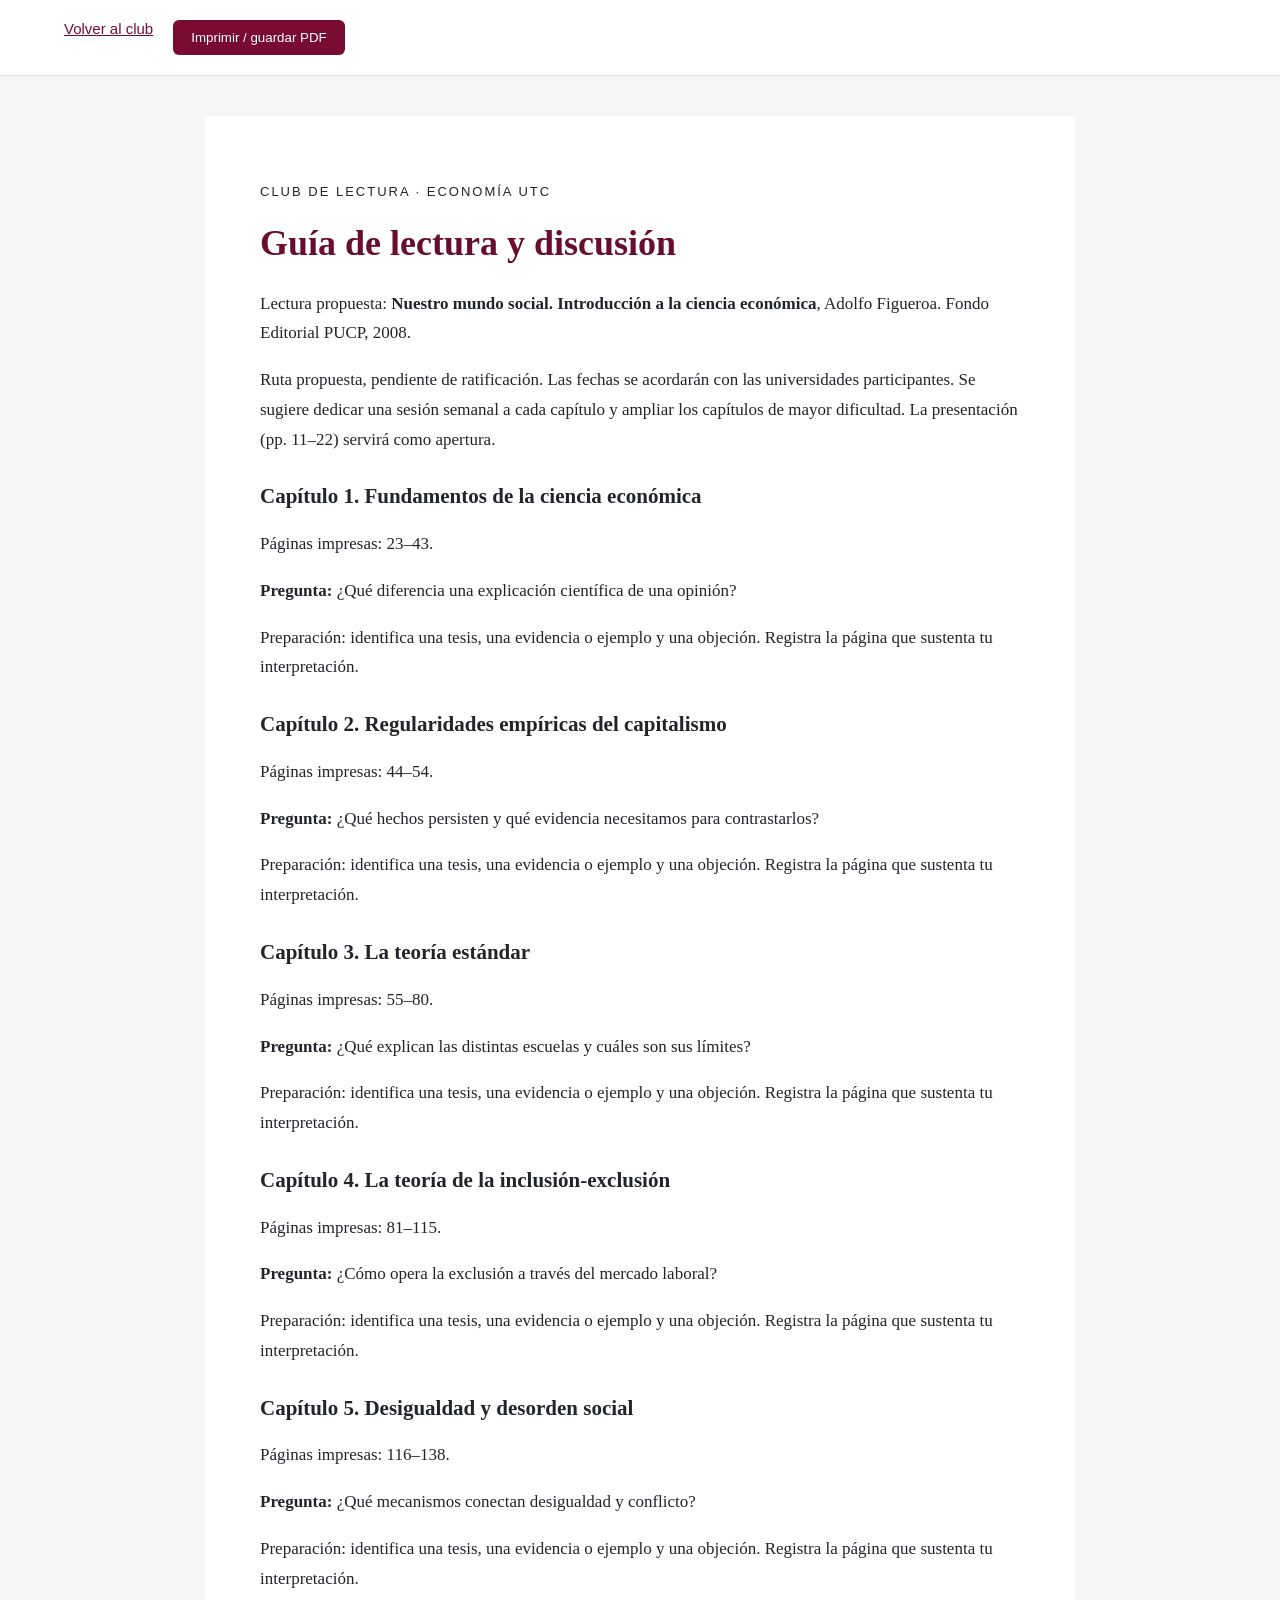
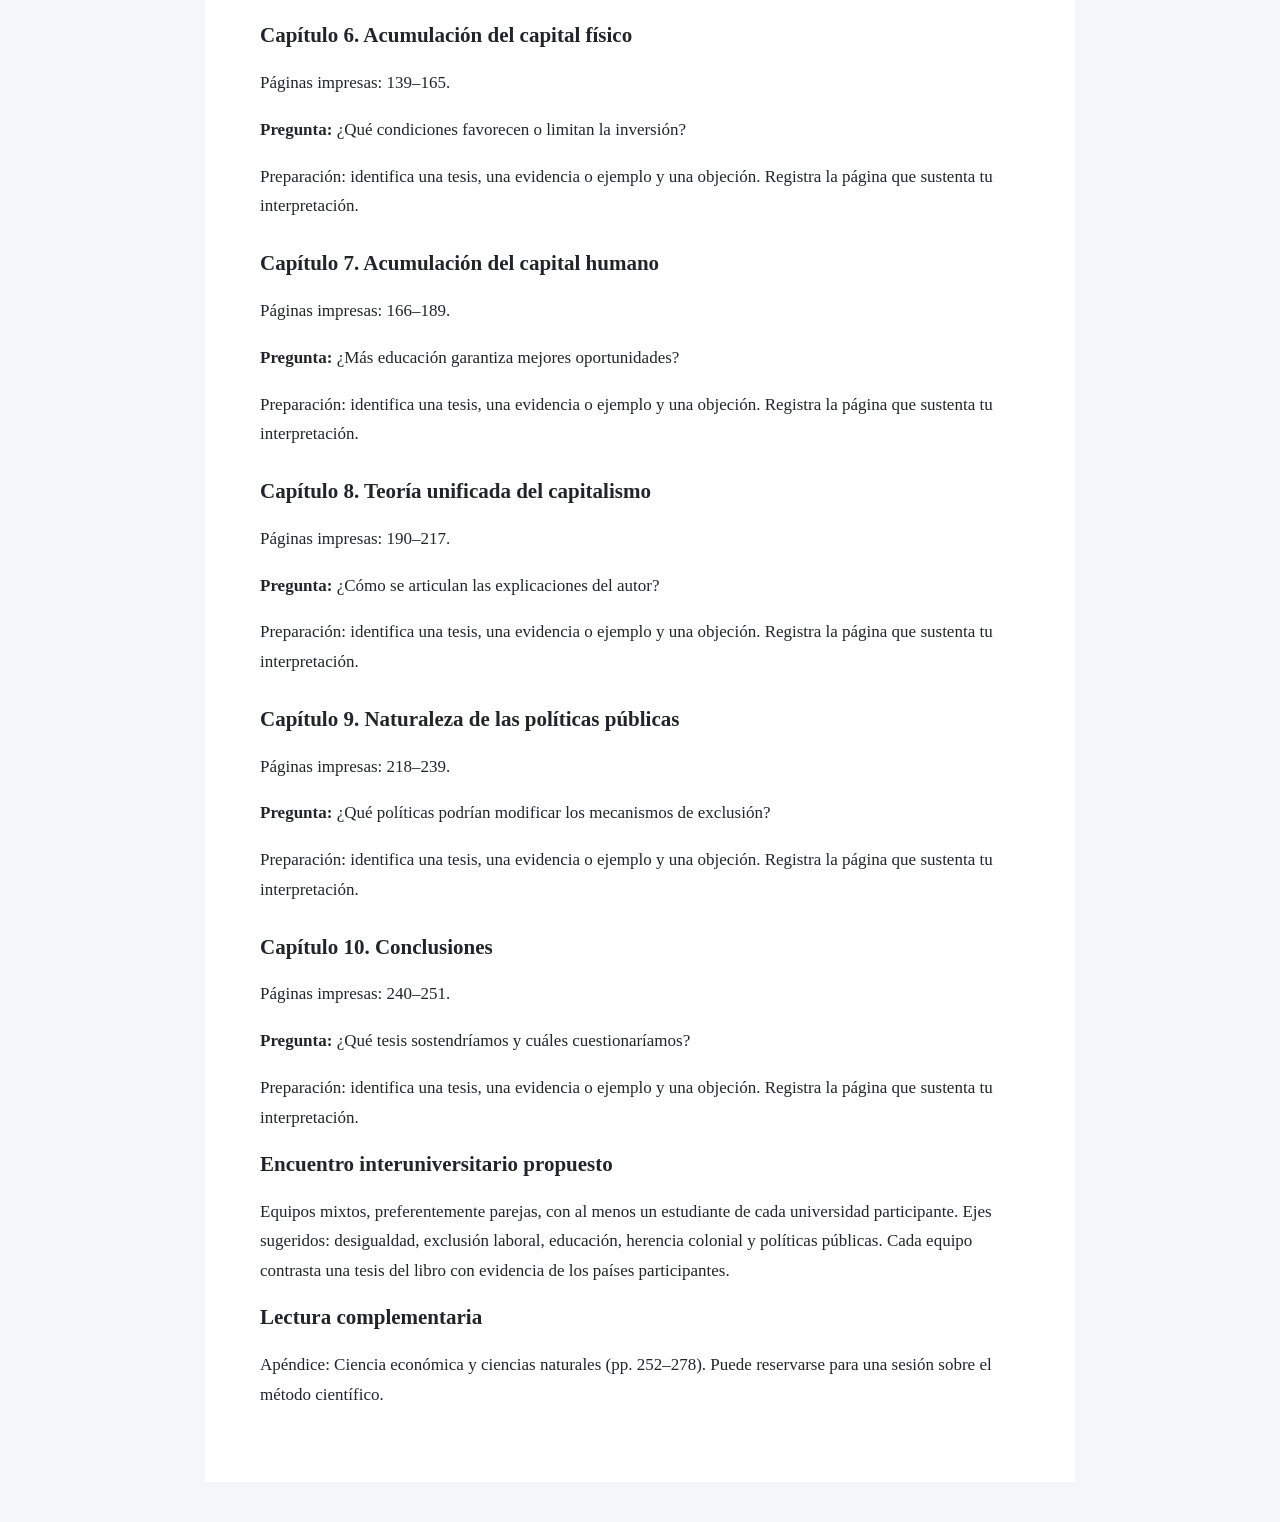
<file: public/documentos/guia-lectura.html>
<!doctype html><html lang="es"><head><meta charset="utf-8"><meta name="viewport" content="width=device-width,initial-scale=1"><title>Guía de lectura y discusión · Economía UTC</title><link rel="stylesheet" href="../documentos.css"></head><body><nav><a href="../index.html">Volver al club</a><button id="print">Imprimir / guardar PDF</button></nav><main><p class="label">CLUB DE LECTURA · ECONOMÍA UTC</p><h1>Guía de lectura y discusión</h1><p>Lectura propuesta: <strong>Nuestro mundo social. Introducción a la ciencia económica</strong>, Adolfo Figueroa. Fondo Editorial PUCP, 2008.</p><p>Ruta propuesta, pendiente de ratificación. Las fechas se acordarán con las universidades participantes. Se sugiere dedicar una sesión semanal a cada capítulo y ampliar los capítulos de mayor dificultad. La presentación (pp. 11–22) servirá como apertura.</p><article><h2>Capítulo 1. Fundamentos de la ciencia económica</h2><p>Páginas impresas: 23–43.</p><p><strong>Pregunta:</strong> ¿Qué diferencia una explicación científica de una opinión?</p><p>Preparación: identifica una tesis, una evidencia o ejemplo y una objeción. Registra la página que sustenta tu interpretación.</p></article><article><h2>Capítulo 2. Regularidades empíricas del capitalismo</h2><p>Páginas impresas: 44–54.</p><p><strong>Pregunta:</strong> ¿Qué hechos persisten y qué evidencia necesitamos para contrastarlos?</p><p>Preparación: identifica una tesis, una evidencia o ejemplo y una objeción. Registra la página que sustenta tu interpretación.</p></article><article><h2>Capítulo 3. La teoría estándar</h2><p>Páginas impresas: 55–80.</p><p><strong>Pregunta:</strong> ¿Qué explican las distintas escuelas y cuáles son sus límites?</p><p>Preparación: identifica una tesis, una evidencia o ejemplo y una objeción. Registra la página que sustenta tu interpretación.</p></article><article><h2>Capítulo 4. La teoría de la inclusión-exclusión</h2><p>Páginas impresas: 81–115.</p><p><strong>Pregunta:</strong> ¿Cómo opera la exclusión a través del mercado laboral?</p><p>Preparación: identifica una tesis, una evidencia o ejemplo y una objeción. Registra la página que sustenta tu interpretación.</p></article><article><h2>Capítulo 5. Desigualdad y desorden social</h2><p>Páginas impresas: 116–138.</p><p><strong>Pregunta:</strong> ¿Qué mecanismos conectan desigualdad y conflicto?</p><p>Preparación: identifica una tesis, una evidencia o ejemplo y una objeción. Registra la página que sustenta tu interpretación.</p></article><article><h2>Capítulo 6. Acumulación del capital físico</h2><p>Páginas impresas: 139–165.</p><p><strong>Pregunta:</strong> ¿Qué condiciones favorecen o limitan la inversión?</p><p>Preparación: identifica una tesis, una evidencia o ejemplo y una objeción. Registra la página que sustenta tu interpretación.</p></article><article><h2>Capítulo 7. Acumulación del capital humano</h2><p>Páginas impresas: 166–189.</p><p><strong>Pregunta:</strong> ¿Más educación garantiza mejores oportunidades?</p><p>Preparación: identifica una tesis, una evidencia o ejemplo y una objeción. Registra la página que sustenta tu interpretación.</p></article><article><h2>Capítulo 8. Teoría unificada del capitalismo</h2><p>Páginas impresas: 190–217.</p><p><strong>Pregunta:</strong> ¿Cómo se articulan las explicaciones del autor?</p><p>Preparación: identifica una tesis, una evidencia o ejemplo y una objeción. Registra la página que sustenta tu interpretación.</p></article><article><h2>Capítulo 9. Naturaleza de las políticas públicas</h2><p>Páginas impresas: 218–239.</p><p><strong>Pregunta:</strong> ¿Qué políticas podrían modificar los mecanismos de exclusión?</p><p>Preparación: identifica una tesis, una evidencia o ejemplo y una objeción. Registra la página que sustenta tu interpretación.</p></article><article><h2>Capítulo 10. Conclusiones</h2><p>Páginas impresas: 240–251.</p><p><strong>Pregunta:</strong> ¿Qué tesis sostendríamos y cuáles cuestionaríamos?</p><p>Preparación: identifica una tesis, una evidencia o ejemplo y una objeción. Registra la página que sustenta tu interpretación.</p></article><h2>Encuentro interuniversitario propuesto</h2><p>Equipos mixtos, preferentemente parejas, con al menos un estudiante de cada universidad participante. Ejes sugeridos: desigualdad, exclusión laboral, educación, herencia colonial y políticas públicas. Cada equipo contrasta una tesis del libro con evidencia de los países participantes.</p><h2>Lectura complementaria</h2><p>Apéndice: Ciencia económica y ciencias naturales (pp. 252–278). Puede reservarse para una sesión sobre el método científico.</p></main><script src="../print.js"></script></body></html>
</file>
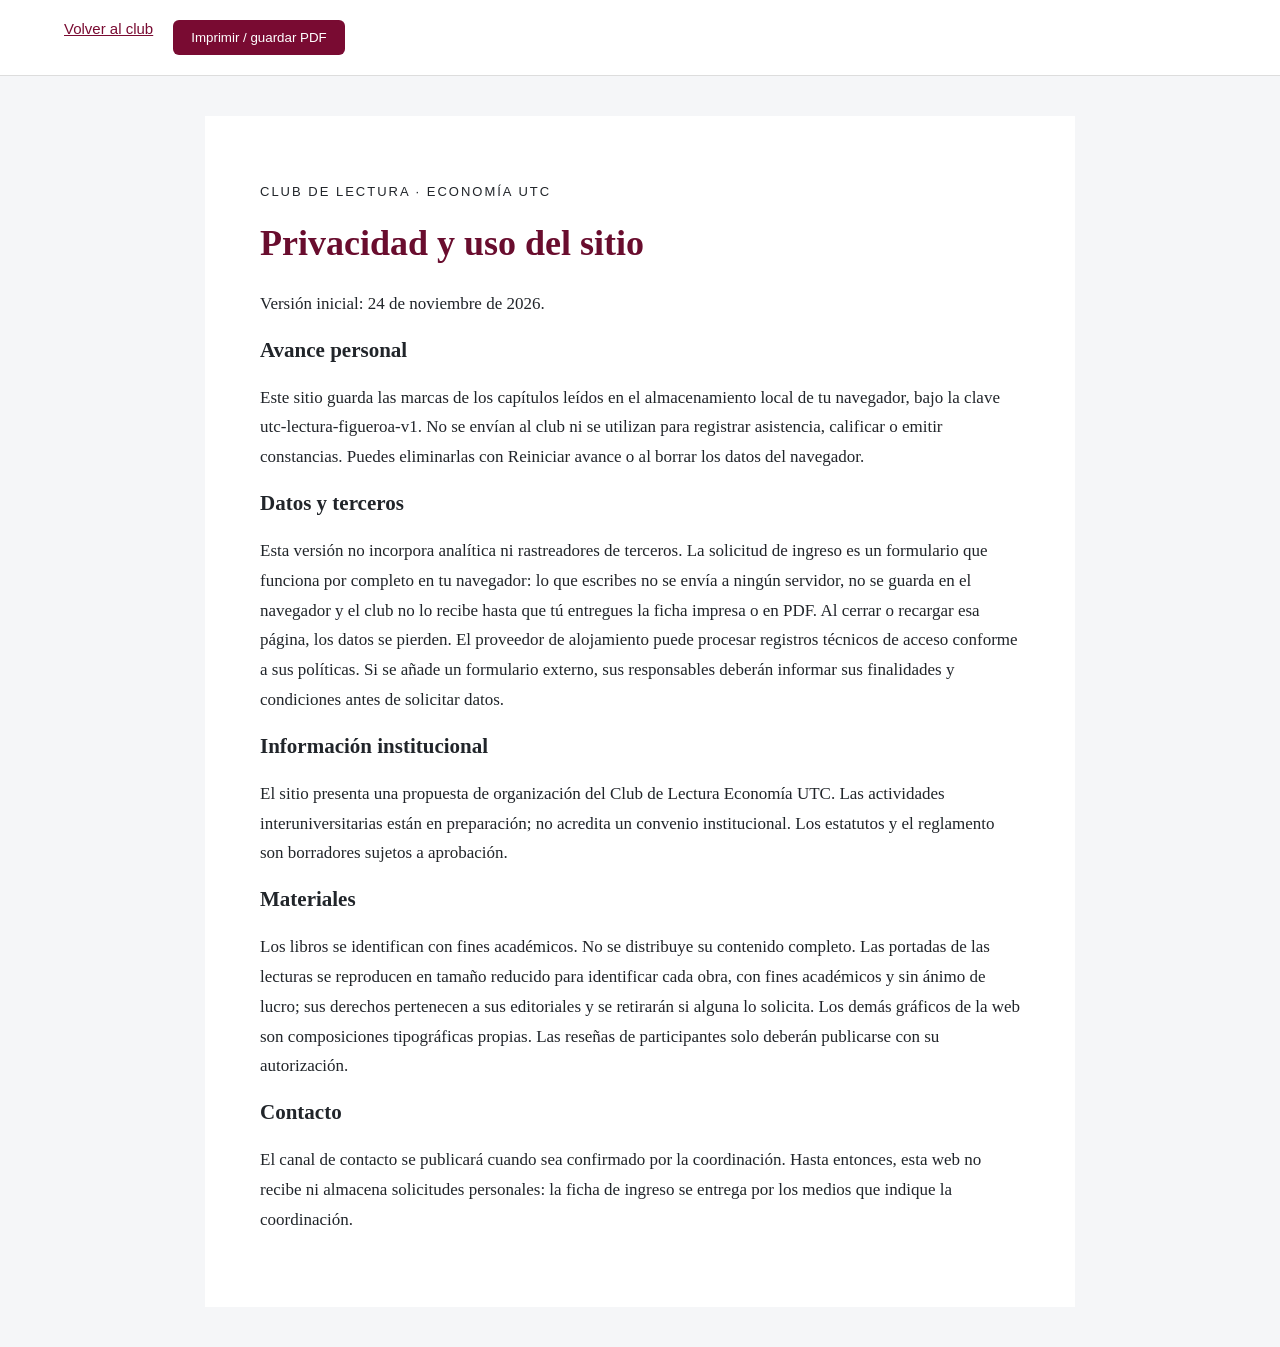
<file: public/documentos/privacidad.html>
<!doctype html><html lang="es"><head><meta charset="utf-8"><meta name="viewport" content="width=device-width,initial-scale=1"><title>Privacidad y uso del sitio · Economía UTC</title><link rel="stylesheet" href="../documentos.css"></head><body><nav><a href="../index.html">Volver al club</a><button id="print">Imprimir / guardar PDF</button></nav><main><p class="label">CLUB DE LECTURA · ECONOMÍA UTC</p><h1>Privacidad y uso del sitio</h1><p>Versión inicial: 24 de noviembre de 2026.</p><h2>Avance personal</h2><p>Este sitio guarda las marcas de los capítulos leídos en el almacenamiento local de tu navegador, bajo la clave utc-lectura-figueroa-v1. No se envían al club ni se utilizan para registrar asistencia, calificar o emitir constancias. Puedes eliminarlas con Reiniciar avance o al borrar los datos del navegador.</p><h2>Datos y terceros</h2><p>Esta versión no incorpora analítica ni rastreadores de terceros. La solicitud de ingreso es un formulario que funciona por completo en tu navegador: lo que escribes no se envía a ningún servidor, no se guarda en el navegador y el club no lo recibe hasta que tú entregues la ficha impresa o en PDF. Al cerrar o recargar esa página, los datos se pierden. El proveedor de alojamiento puede procesar registros técnicos de acceso conforme a sus políticas. Si se añade un formulario externo, sus responsables deberán informar sus finalidades y condiciones antes de solicitar datos.</p><h2>Información institucional</h2><p>El sitio presenta una propuesta de organización del Club de Lectura Economía UTC. Las actividades interuniversitarias están en preparación; no acredita un convenio institucional. Los estatutos y el reglamento son borradores sujetos a aprobación.</p><h2>Materiales</h2><p>Los libros se identifican con fines académicos. No se distribuye su contenido completo. Las portadas de las lecturas se reproducen en tamaño reducido para identificar cada obra, con fines académicos y sin ánimo de lucro; sus derechos pertenecen a sus editoriales y se retirarán si alguna lo solicita. Los demás gráficos de la web son composiciones tipográficas propias. Las reseñas de participantes solo deberán publicarse con su autorización.</p><h2>Contacto</h2><p>El canal de contacto se publicará cuando sea confirmado por la coordinación. Hasta entonces, esta web no recibe ni almacena solicitudes personales: la ficha de ingreso se entrega por los medios que indique la coordinación.</p></main><script src="../print.js"></script></body></html>
</file>
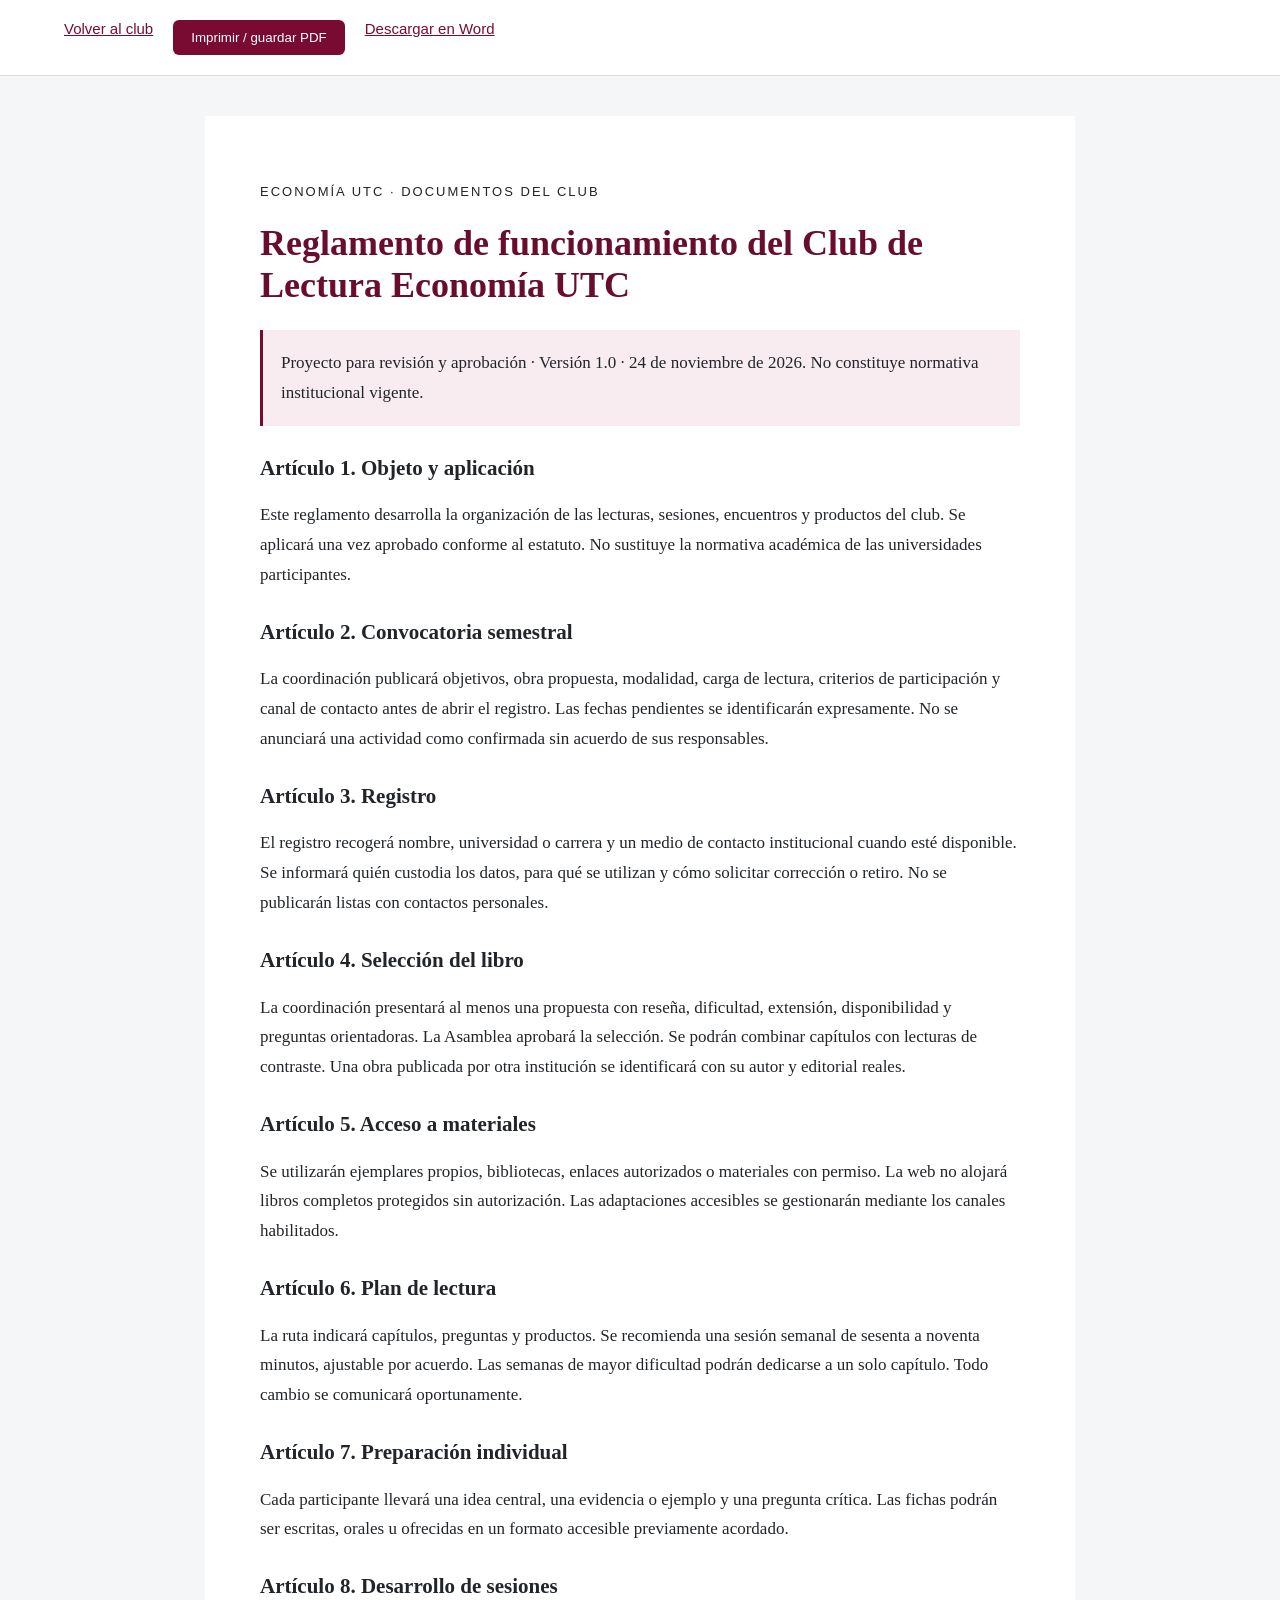
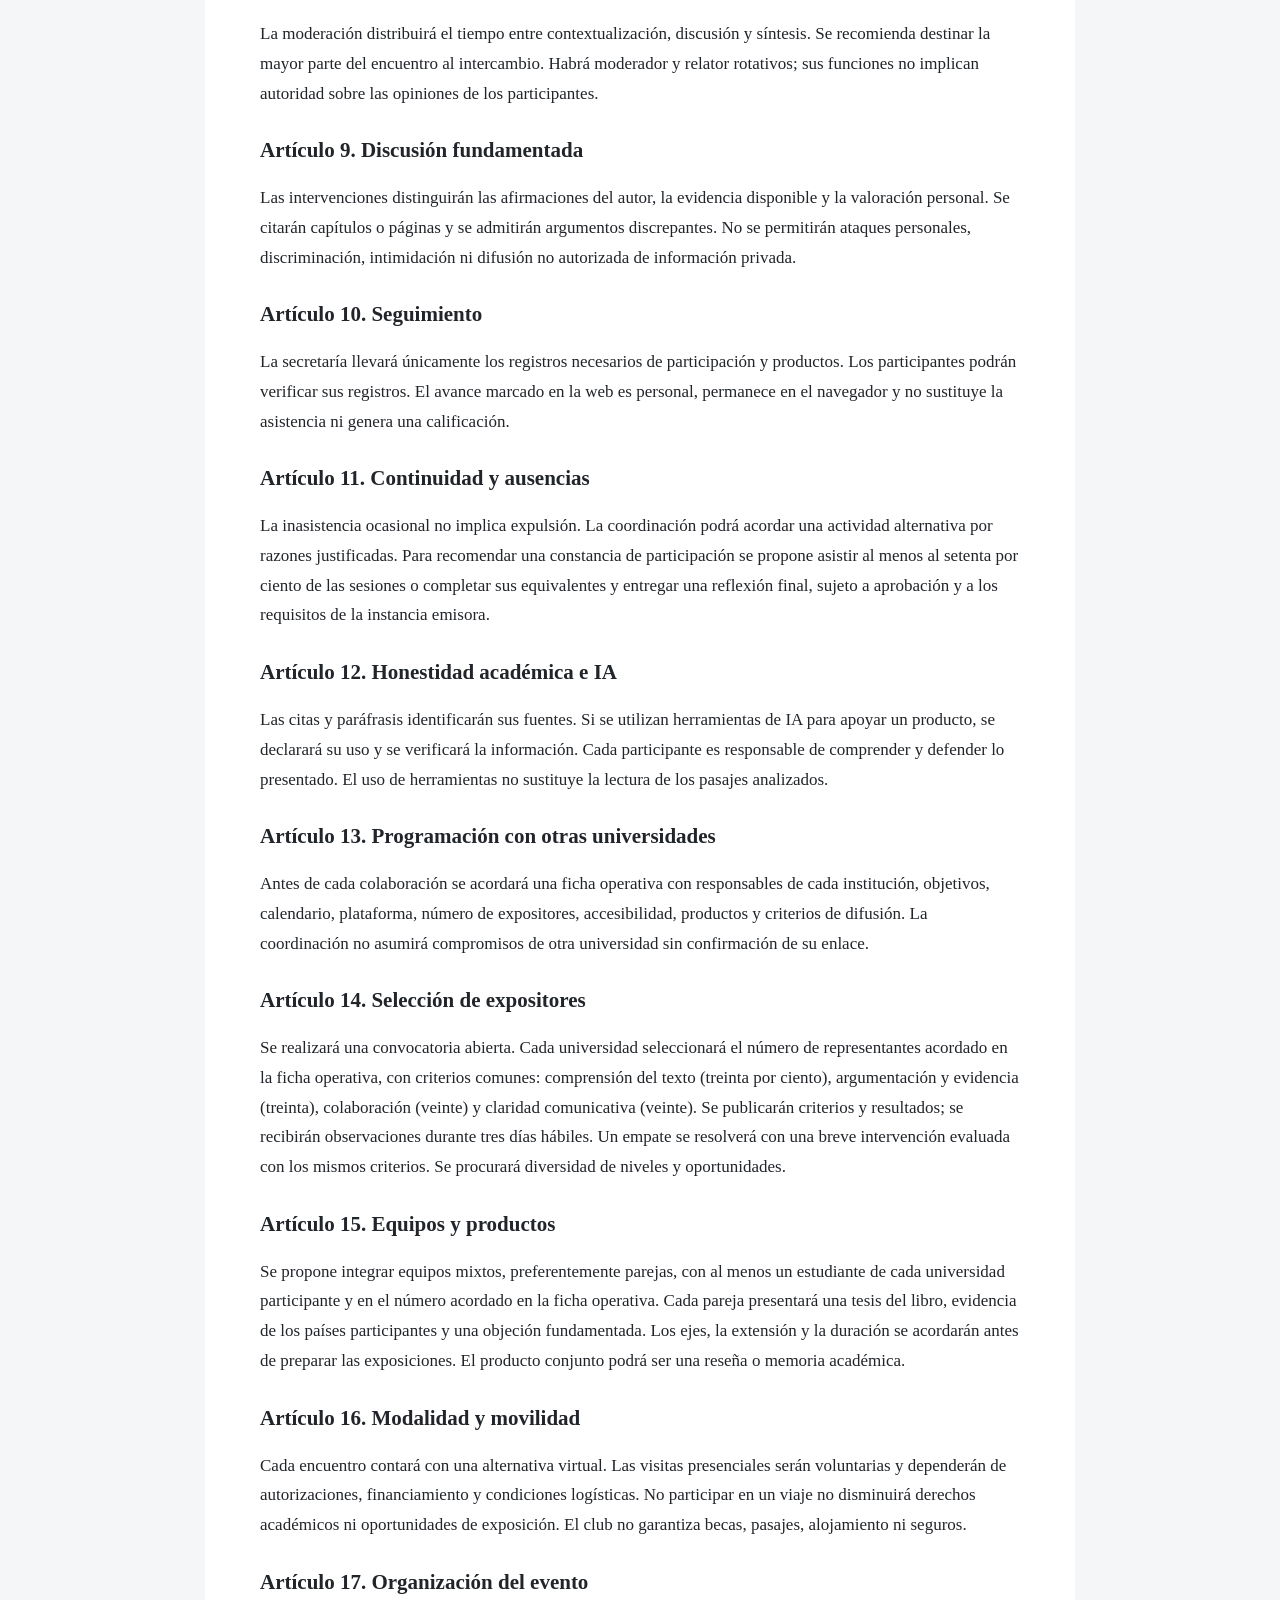
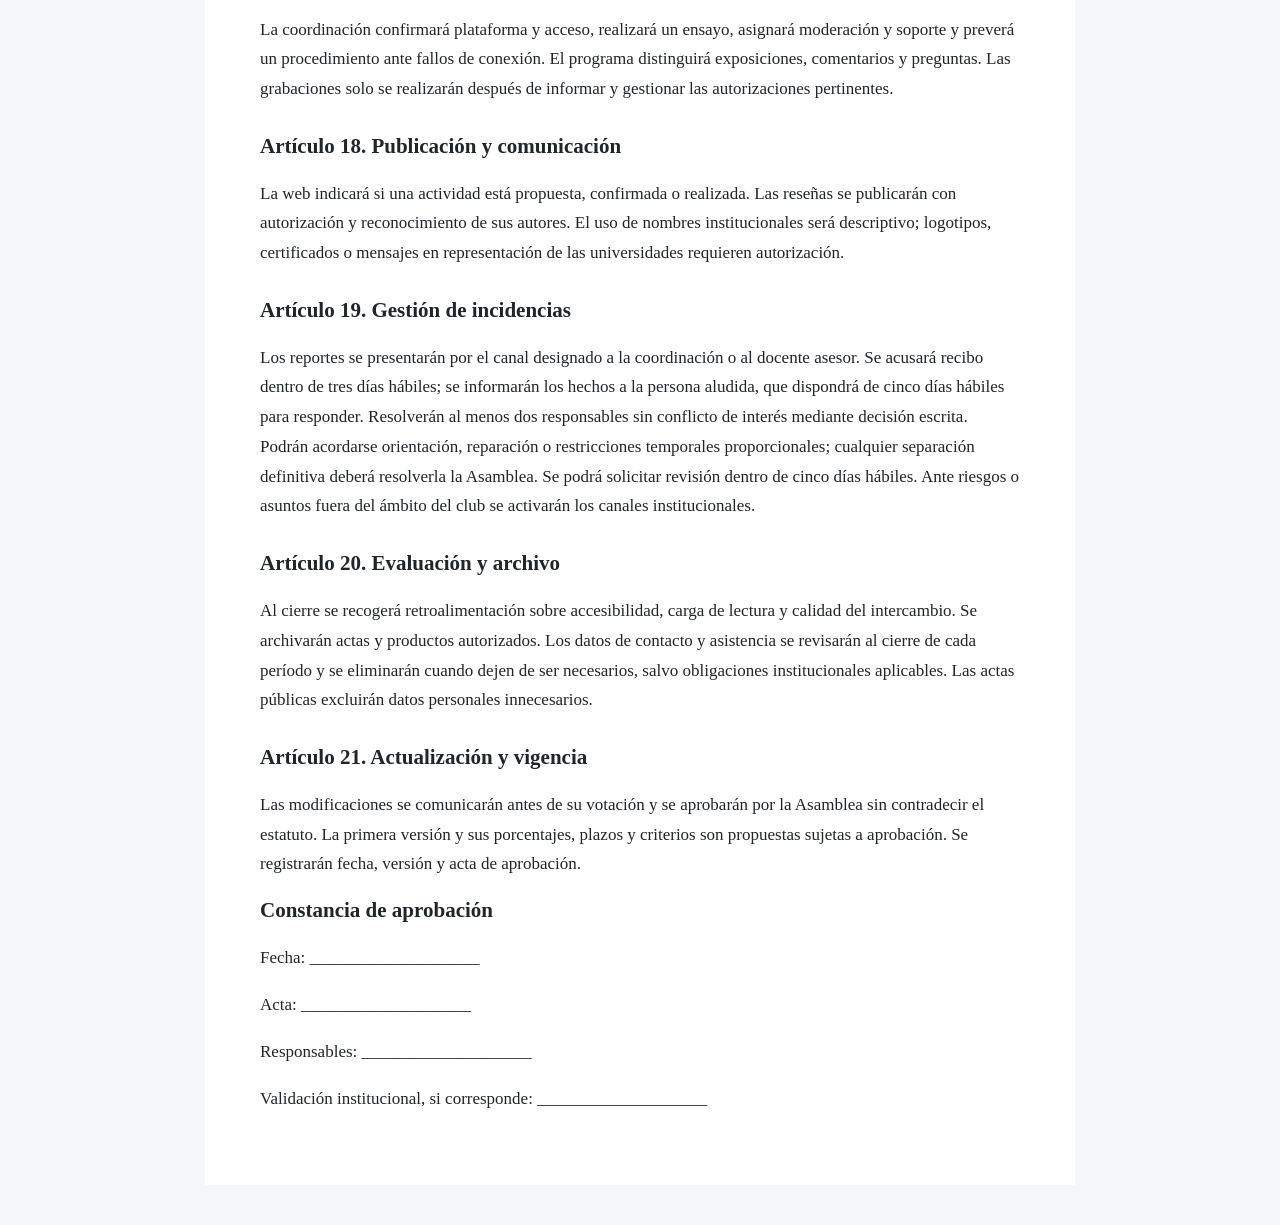
<file: public/documentos/reglamento.html>
<!doctype html><html lang="es"><head><meta charset="utf-8"><meta name="viewport" content="width=device-width,initial-scale=1"><title>Reglamento de funcionamiento del Club de Lectura Economía UTC</title><link rel="stylesheet" href="../documentos.css"></head><body><nav><a href="../index.html#documentos">Volver al club</a><button id="print">Imprimir / guardar PDF</button><a href="reglamento.docx" download>Descargar en Word</a></nav><main><p class="label">ECONOMÍA UTC · DOCUMENTOS DEL CLUB</p><h1>Reglamento de funcionamiento del Club de Lectura Economía UTC</h1><p class="notice">Proyecto para revisión y aprobación · Versión 1.0 · 24 de noviembre de 2026. No constituye normativa institucional vigente.</p><article id="art-1"><h2>Artículo 1. Objeto y aplicación</h2><p>Este reglamento desarrolla la organización de las lecturas, sesiones, encuentros y productos del club. Se aplicará una vez aprobado conforme al estatuto. No sustituye la normativa académica de las universidades participantes.</p></article><article id="art-2"><h2>Artículo 2. Convocatoria semestral</h2><p>La coordinación publicará objetivos, obra propuesta, modalidad, carga de lectura, criterios de participación y canal de contacto antes de abrir el registro. Las fechas pendientes se identificarán expresamente. No se anunciará una actividad como confirmada sin acuerdo de sus responsables.</p></article><article id="art-3"><h2>Artículo 3. Registro</h2><p>El registro recogerá nombre, universidad o carrera y un medio de contacto institucional cuando esté disponible. Se informará quién custodia los datos, para qué se utilizan y cómo solicitar corrección o retiro. No se publicarán listas con contactos personales.</p></article><article id="art-4"><h2>Artículo 4. Selección del libro</h2><p>La coordinación presentará al menos una propuesta con reseña, dificultad, extensión, disponibilidad y preguntas orientadoras. La Asamblea aprobará la selección. Se podrán combinar capítulos con lecturas de contraste. Una obra publicada por otra institución se identificará con su autor y editorial reales.</p></article><article id="art-5"><h2>Artículo 5. Acceso a materiales</h2><p>Se utilizarán ejemplares propios, bibliotecas, enlaces autorizados o materiales con permiso. La web no alojará libros completos protegidos sin autorización. Las adaptaciones accesibles se gestionarán mediante los canales habilitados.</p></article><article id="art-6"><h2>Artículo 6. Plan de lectura</h2><p>La ruta indicará capítulos, preguntas y productos. Se recomienda una sesión semanal de sesenta a noventa minutos, ajustable por acuerdo. Las semanas de mayor dificultad podrán dedicarse a un solo capítulo. Todo cambio se comunicará oportunamente.</p></article><article id="art-7"><h2>Artículo 7. Preparación individual</h2><p>Cada participante llevará una idea central, una evidencia o ejemplo y una pregunta crítica. Las fichas podrán ser escritas, orales u ofrecidas en un formato accesible previamente acordado.</p></article><article id="art-8"><h2>Artículo 8. Desarrollo de sesiones</h2><p>La moderación distribuirá el tiempo entre contextualización, discusión y síntesis. Se recomienda destinar la mayor parte del encuentro al intercambio. Habrá moderador y relator rotativos; sus funciones no implican autoridad sobre las opiniones de los participantes.</p></article><article id="art-9"><h2>Artículo 9. Discusión fundamentada</h2><p>Las intervenciones distinguirán las afirmaciones del autor, la evidencia disponible y la valoración personal. Se citarán capítulos o páginas y se admitirán argumentos discrepantes. No se permitirán ataques personales, discriminación, intimidación ni difusión no autorizada de información privada.</p></article><article id="art-10"><h2>Artículo 10. Seguimiento</h2><p>La secretaría llevará únicamente los registros necesarios de participación y productos. Los participantes podrán verificar sus registros. El avance marcado en la web es personal, permanece en el navegador y no sustituye la asistencia ni genera una calificación.</p></article><article id="art-11"><h2>Artículo 11. Continuidad y ausencias</h2><p>La inasistencia ocasional no implica expulsión. La coordinación podrá acordar una actividad alternativa por razones justificadas. Para recomendar una constancia de participación se propone asistir al menos al setenta por ciento de las sesiones o completar sus equivalentes y entregar una reflexión final, sujeto a aprobación y a los requisitos de la instancia emisora.</p></article><article id="art-12"><h2>Artículo 12. Honestidad académica e IA</h2><p>Las citas y paráfrasis identificarán sus fuentes. Si se utilizan herramientas de IA para apoyar un producto, se declarará su uso y se verificará la información. Cada participante es responsable de comprender y defender lo presentado. El uso de herramientas no sustituye la lectura de los pasajes analizados.</p></article><article id="art-13"><h2>Artículo 13. Programación con otras universidades</h2><p>Antes de cada colaboración se acordará una ficha operativa con responsables de cada institución, objetivos, calendario, plataforma, número de expositores, accesibilidad, productos y criterios de difusión. La coordinación no asumirá compromisos de otra universidad sin confirmación de su enlace.</p></article><article id="art-14"><h2>Artículo 14. Selección de expositores</h2><p>Se realizará una convocatoria abierta. Cada universidad seleccionará el número de representantes acordado en la ficha operativa, con criterios comunes: comprensión del texto (treinta por ciento), argumentación y evidencia (treinta), colaboración (veinte) y claridad comunicativa (veinte). Se publicarán criterios y resultados; se recibirán observaciones durante tres días hábiles. Un empate se resolverá con una breve intervención evaluada con los mismos criterios. Se procurará diversidad de niveles y oportunidades.</p></article><article id="art-15"><h2>Artículo 15. Equipos y productos</h2><p>Se propone integrar equipos mixtos, preferentemente parejas, con al menos un estudiante de cada universidad participante y en el número acordado en la ficha operativa. Cada pareja presentará una tesis del libro, evidencia de los países participantes y una objeción fundamentada. Los ejes, la extensión y la duración se acordarán antes de preparar las exposiciones. El producto conjunto podrá ser una reseña o memoria académica.</p></article><article id="art-16"><h2>Artículo 16. Modalidad y movilidad</h2><p>Cada encuentro contará con una alternativa virtual. Las visitas presenciales serán voluntarias y dependerán de autorizaciones, financiamiento y condiciones logísticas. No participar en un viaje no disminuirá derechos académicos ni oportunidades de exposición. El club no garantiza becas, pasajes, alojamiento ni seguros.</p></article><article id="art-17"><h2>Artículo 17. Organización del evento</h2><p>La coordinación confirmará plataforma y acceso, realizará un ensayo, asignará moderación y soporte y preverá un procedimiento ante fallos de conexión. El programa distinguirá exposiciones, comentarios y preguntas. Las grabaciones solo se realizarán después de informar y gestionar las autorizaciones pertinentes.</p></article><article id="art-18"><h2>Artículo 18. Publicación y comunicación</h2><p>La web indicará si una actividad está propuesta, confirmada o realizada. Las reseñas se publicarán con autorización y reconocimiento de sus autores. El uso de nombres institucionales será descriptivo; logotipos, certificados o mensajes en representación de las universidades requieren autorización.</p></article><article id="art-19"><h2>Artículo 19. Gestión de incidencias</h2><p>Los reportes se presentarán por el canal designado a la coordinación o al docente asesor. Se acusará recibo dentro de tres días hábiles; se informarán los hechos a la persona aludida, que dispondrá de cinco días hábiles para responder. Resolverán al menos dos responsables sin conflicto de interés mediante decisión escrita. Podrán acordarse orientación, reparación o restricciones temporales proporcionales; cualquier separación definitiva deberá resolverla la Asamblea. Se podrá solicitar revisión dentro de cinco días hábiles. Ante riesgos o asuntos fuera del ámbito del club se activarán los canales institucionales.</p></article><article id="art-20"><h2>Artículo 20. Evaluación y archivo</h2><p>Al cierre se recogerá retroalimentación sobre accesibilidad, carga de lectura y calidad del intercambio. Se archivarán actas y productos autorizados. Los datos de contacto y asistencia se revisarán al cierre de cada período y se eliminarán cuando dejen de ser necesarios, salvo obligaciones institucionales aplicables. Las actas públicas excluirán datos personales innecesarios.</p></article><article id="art-21"><h2>Artículo 21. Actualización y vigencia</h2><p>Las modificaciones se comunicarán antes de su votación y se aprobarán por la Asamblea sin contradecir el estatuto. La primera versión y sus porcentajes, plazos y criterios son propuestas sujetas a aprobación. Se registrarán fecha, versión y acta de aprobación.</p></article><section><h2>Constancia de aprobación</h2><p>Fecha: ____________________</p><p>Acta: ____________________</p><p>Responsables: ____________________</p><p>Validación institucional, si corresponde: ____________________</p></section></main><script src="../print.js"></script></body></html>
</file>
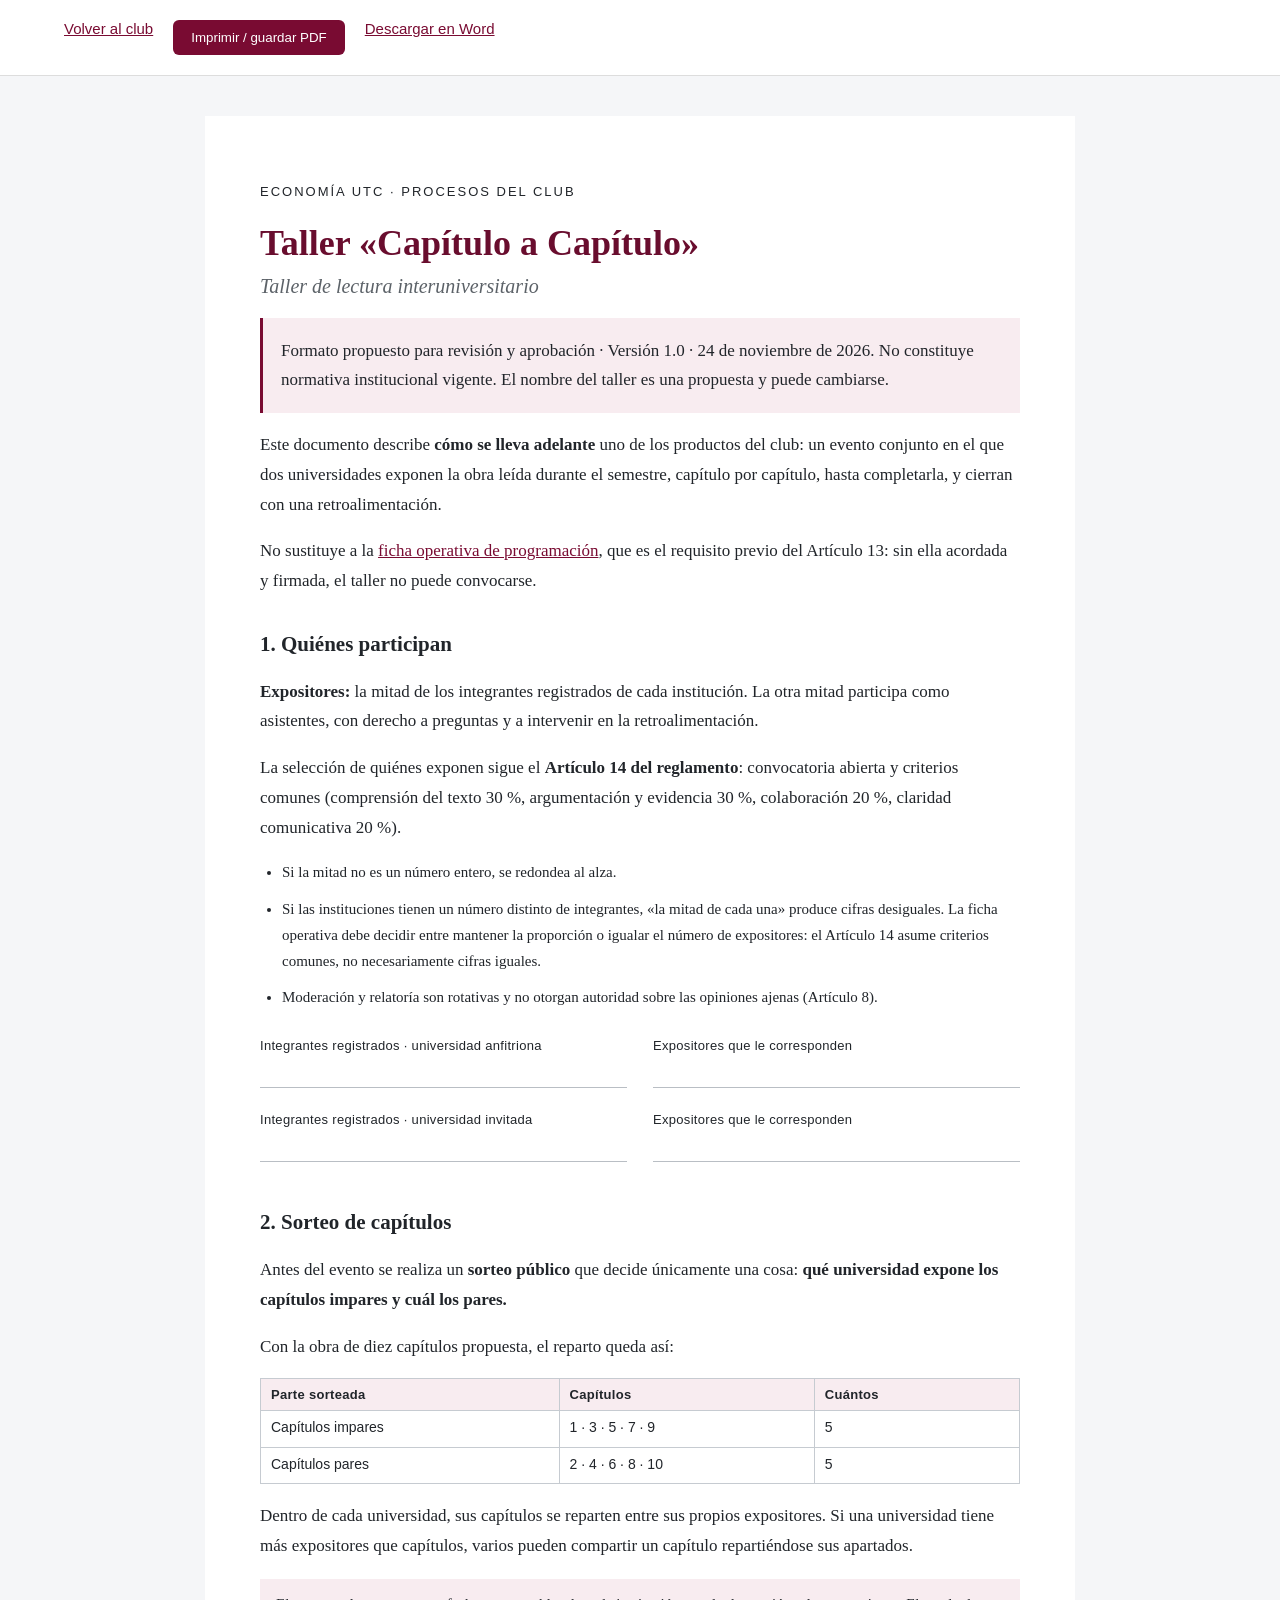
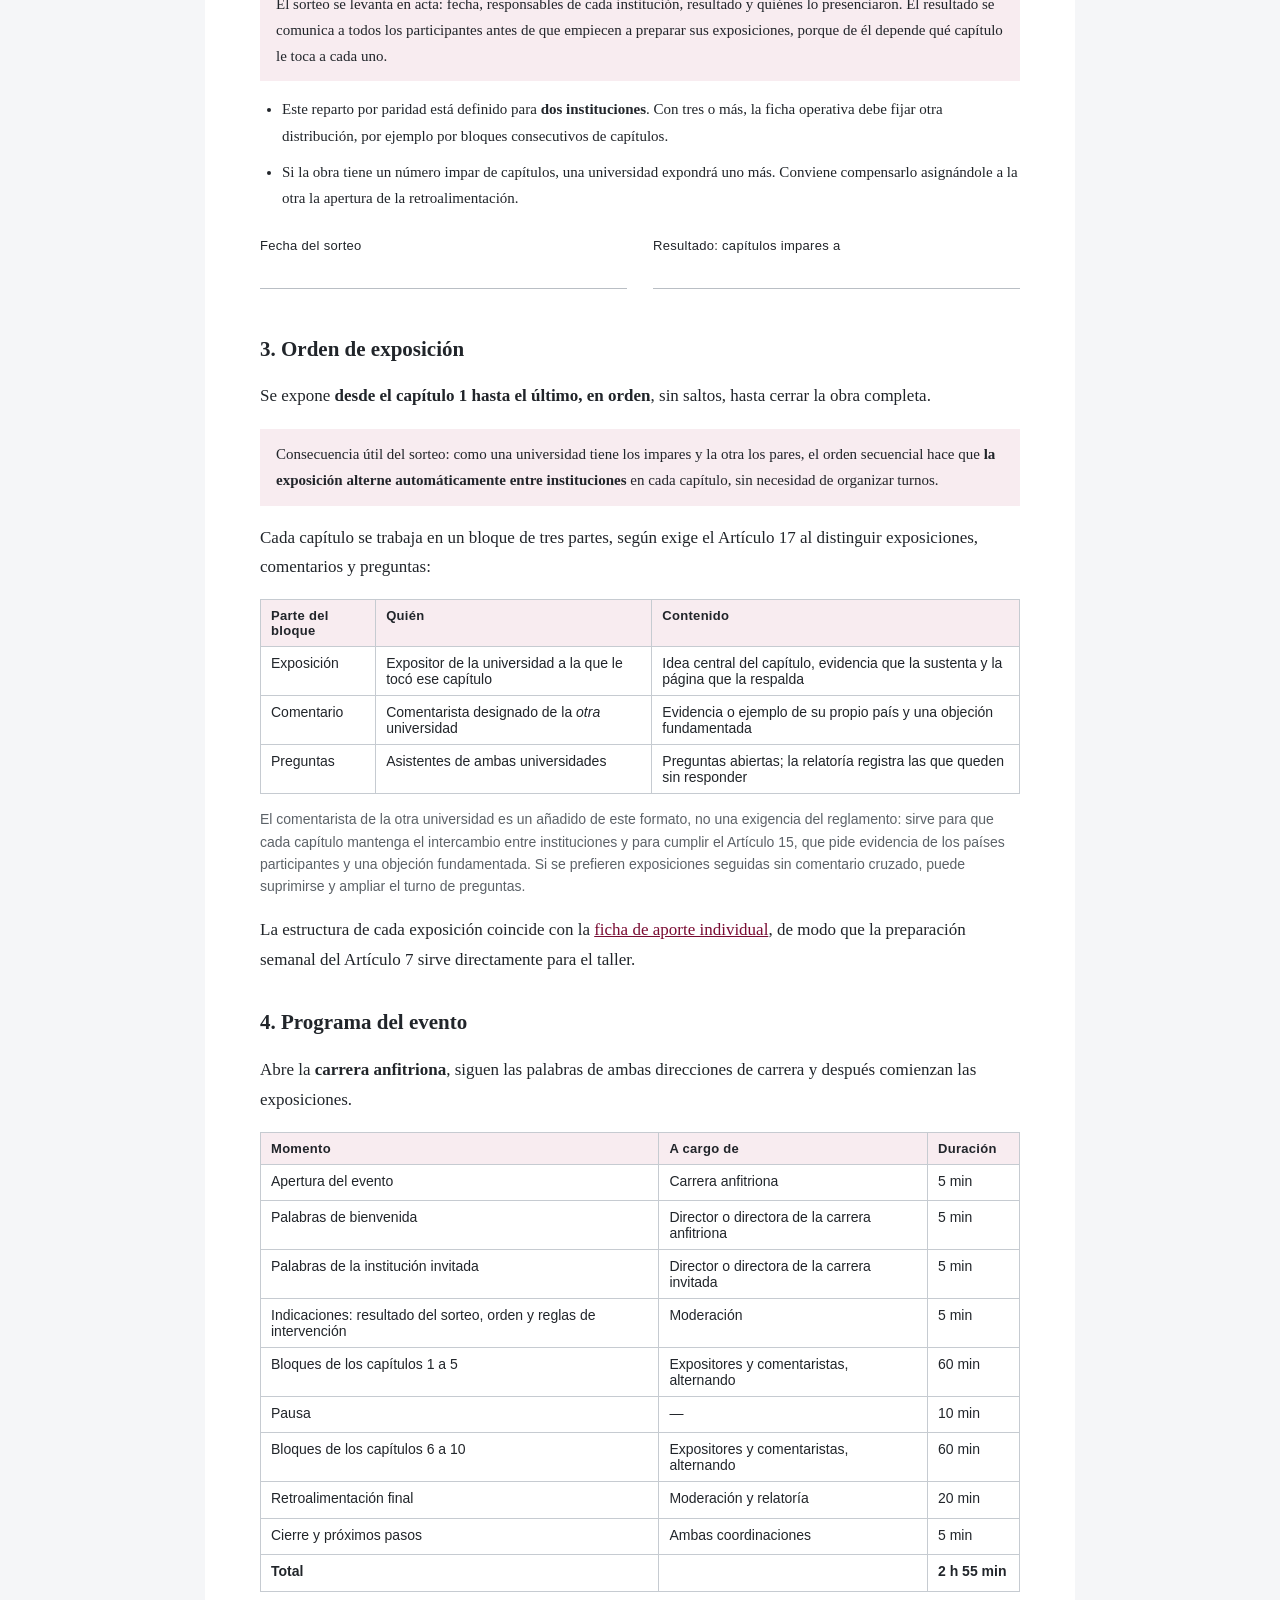
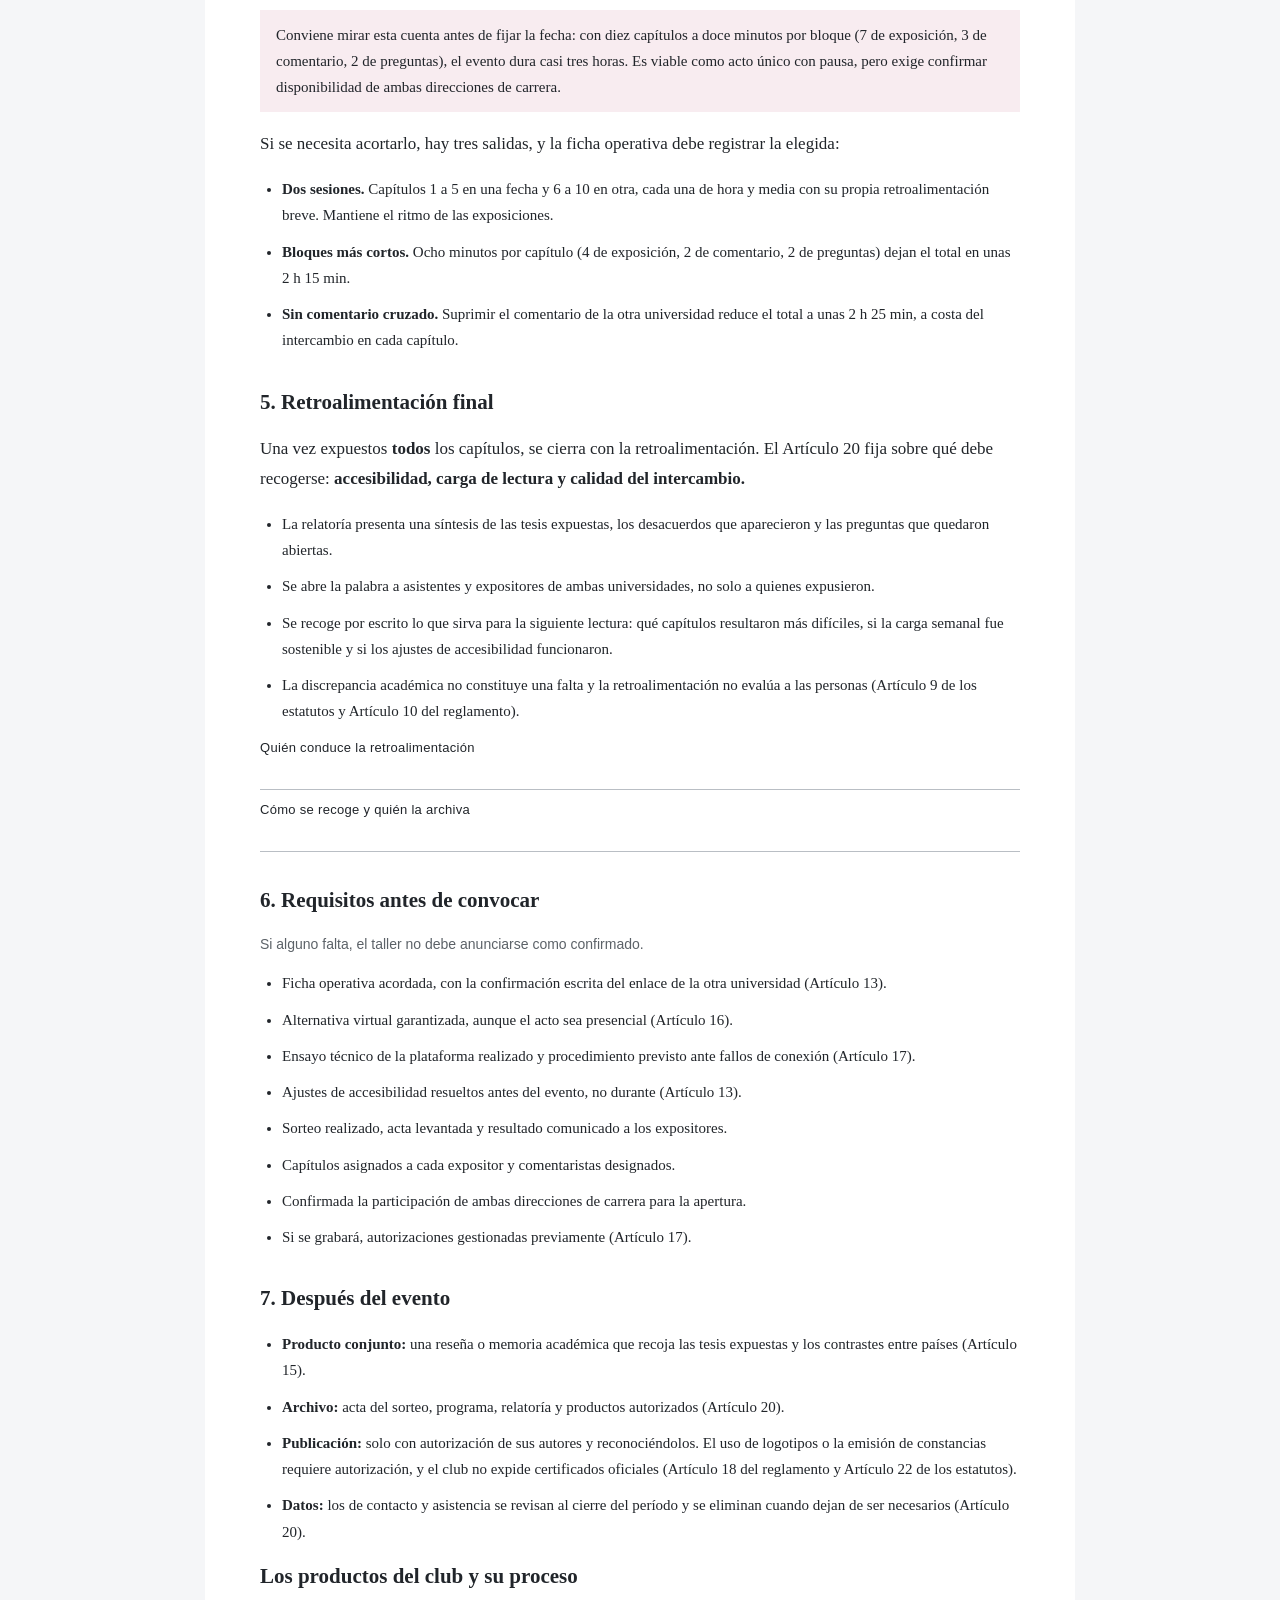
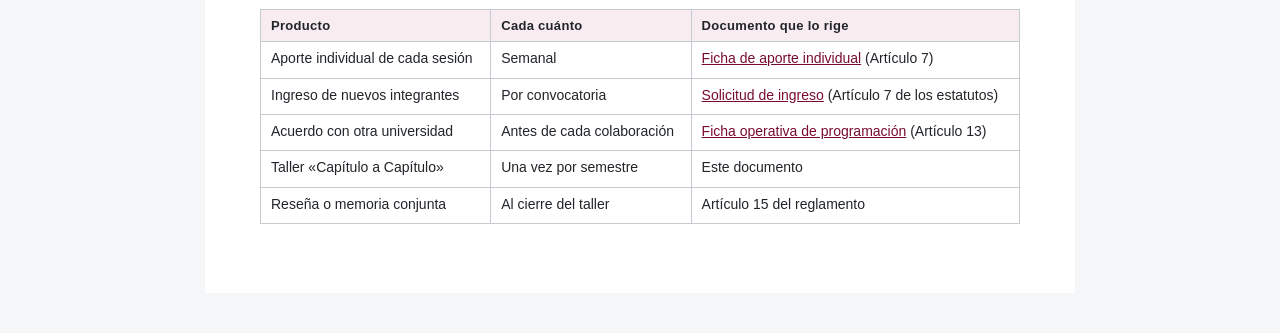
<file: public/documentos/taller-lectura.html>
<!doctype html>
<html lang="es">
<head>
<meta charset="utf-8">
<meta name="viewport" content="width=device-width,initial-scale=1">
<title>Taller Capítulo a Capítulo · Economía UTC</title>
<link rel="stylesheet" href="../documentos.css">
</head>
<body>
<nav>
<a href="../index.html#encuentro">Volver al club</a>
<button id="print">Imprimir / guardar PDF</button>
<a href="taller-lectura.docx" download>Descargar en Word</a>
</nav>
<main>
<p class="label">ECONOMÍA UTC · PROCESOS DEL CLUB</p>
<h1>Taller «Capítulo a Capítulo»</h1>
<p class="subtitulo">Taller de lectura interuniversitario</p>
<p class="notice">Formato propuesto para revisión y aprobación · Versión 1.0 · 24 de noviembre de 2026. No constituye normativa institucional vigente. El nombre del taller es una propuesta y puede cambiarse.</p>

<p>Este documento describe <strong>cómo se lleva adelante</strong> uno de los productos del club: un evento conjunto en el que dos universidades exponen la obra leída durante el semestre, capítulo por capítulo, hasta completarla, y cierran con una retroalimentación.</p>
<p>No sustituye a la <a href="ficha-programacion.html">ficha operativa de programación</a>, que es el requisito previo del Artículo 13: sin ella acordada y firmada, el taller no puede convocarse.</p>

<article class="bloque">
<h2>1. Quiénes participan</h2>
<p><strong>Expositores:</strong> la mitad de los integrantes registrados de cada institución. La otra mitad participa como asistentes, con derecho a preguntas y a intervenir en la retroalimentación.</p>
<p>La selección de quiénes exponen sigue el <strong>Artículo 14 del reglamento</strong>: convocatoria abierta y criterios comunes (comprensión del texto 30 %, argumentación y evidencia 30 %, colaboración 20 %, claridad comunicativa 20 %).</p>
<ul class="notas">
<li>Si la mitad no es un número entero, se redondea al alza.</li>
<li>Si las instituciones tienen un número distinto de integrantes, «la mitad de cada una» produce cifras desiguales. La ficha operativa debe decidir entre mantener la proporción o igualar el número de expositores: el Artículo 14 asume criterios comunes, no necesariamente cifras iguales.</li>
<li>Moderación y relatoría son rotativas y no otorgan autoridad sobre las opiniones ajenas (Artículo 8).</li>
</ul>
<div class="compacto">
<p class="campo"><b>Integrantes registrados · universidad anfitriona</b><span class="linea"></span></p>
<p class="campo"><b>Expositores que le corresponden</b><span class="linea"></span></p>
</div>
<div class="compacto">
<p class="campo"><b>Integrantes registrados · universidad invitada</b><span class="linea"></span></p>
<p class="campo"><b>Expositores que le corresponden</b><span class="linea"></span></p>
</div>
</article>

<article class="bloque">
<h2>2. Sorteo de capítulos</h2>
<p>Antes del evento se realiza un <strong>sorteo público</strong> que decide únicamente una cosa: <strong>qué universidad expone los capítulos impares y cuál los pares.</strong></p>
<p>Con la obra de diez capítulos propuesta, el reparto queda así:</p>
<table class="tabla">
<thead><tr><th>Parte sorteada</th><th>Capítulos</th><th>Cuántos</th></tr></thead>
<tbody>
<tr><td>Capítulos impares</td><td>1 · 3 · 5 · 7 · 9</td><td>5</td></tr>
<tr><td>Capítulos pares</td><td>2 · 4 · 6 · 8 · 10</td><td>5</td></tr>
</tbody>
</table>
<p>Dentro de cada universidad, sus capítulos se reparten entre sus propios expositores. Si una universidad tiene más expositores que capítulos, varios pueden compartir un capítulo repartiéndose sus apartados.</p>
<p class="declaracion">El sorteo se levanta en acta: fecha, responsables de cada institución, resultado y quiénes lo presenciaron. El resultado se comunica a todos los participantes antes de que empiecen a preparar sus exposiciones, porque de él depende qué capítulo le toca a cada uno.</p>
<ul class="notas">
<li>Este reparto por paridad está definido para <strong>dos instituciones</strong>. Con tres o más, la ficha operativa debe fijar otra distribución, por ejemplo por bloques consecutivos de capítulos.</li>
<li>Si la obra tiene un número impar de capítulos, una universidad expondrá uno más. Conviene compensarlo asignándole a la otra la apertura de la retroalimentación.</li>
</ul>
<div class="compacto">
<p class="campo"><b>Fecha del sorteo</b><span class="linea"></span></p>
<p class="campo"><b>Resultado: capítulos impares a</b><span class="linea"></span></p>
</div>
</article>

<article class="bloque">
<h2>3. Orden de exposición</h2>
<p>Se expone <strong>desde el capítulo 1 hasta el último, en orden</strong>, sin saltos, hasta cerrar la obra completa.</p>
<p class="declaracion">Consecuencia útil del sorteo: como una universidad tiene los impares y la otra los pares, el orden secuencial hace que <strong>la exposición alterne automáticamente entre instituciones</strong> en cada capítulo, sin necesidad de organizar turnos.</p>
<p>Cada capítulo se trabaja en un bloque de tres partes, según exige el Artículo 17 al distinguir exposiciones, comentarios y preguntas:</p>
<table class="tabla">
<thead><tr><th>Parte del bloque</th><th>Quién</th><th>Contenido</th></tr></thead>
<tbody>
<tr><td>Exposición</td><td>Expositor de la universidad a la que le tocó ese capítulo</td><td>Idea central del capítulo, evidencia que la sustenta y la página que la respalda</td></tr>
<tr><td>Comentario</td><td>Comentarista designado de la <em>otra</em> universidad</td><td>Evidencia o ejemplo de su propio país y una objeción fundamentada</td></tr>
<tr><td>Preguntas</td><td>Asistentes de ambas universidades</td><td>Preguntas abiertas; la relatoría registra las que queden sin responder</td></tr>
</tbody>
</table>
<p class="ayuda">El comentarista de la otra universidad es un añadido de este formato, no una exigencia del reglamento: sirve para que cada capítulo mantenga el intercambio entre instituciones y para cumplir el Artículo 15, que pide evidencia de los países participantes y una objeción fundamentada. Si se prefieren exposiciones seguidas sin comentario cruzado, puede suprimirse y ampliar el turno de preguntas.</p>
<p>La estructura de cada exposición coincide con la <a href="ficha-aporte.html">ficha de aporte individual</a>, de modo que la preparación semanal del Artículo 7 sirve directamente para el taller.</p>
</article>

<article class="bloque">
<h2>4. Programa del evento</h2>
<p>Abre la <strong>carrera anfitriona</strong>, siguen las palabras de ambas direcciones de carrera y después comienzan las exposiciones.</p>
<table class="tabla">
<thead><tr><th>Momento</th><th>A cargo de</th><th>Duración</th></tr></thead>
<tbody>
<tr><td>Apertura del evento</td><td>Carrera anfitriona</td><td>5 min</td></tr>
<tr><td>Palabras de bienvenida</td><td>Director o directora de la carrera anfitriona</td><td>5 min</td></tr>
<tr><td>Palabras de la institución invitada</td><td>Director o directora de la carrera invitada</td><td>5 min</td></tr>
<tr><td>Indicaciones: resultado del sorteo, orden y reglas de intervención</td><td>Moderación</td><td>5 min</td></tr>
<tr><td>Bloques de los capítulos 1 a 5</td><td>Expositores y comentaristas, alternando</td><td>60 min</td></tr>
<tr><td>Pausa</td><td>—</td><td>10 min</td></tr>
<tr><td>Bloques de los capítulos 6 a 10</td><td>Expositores y comentaristas, alternando</td><td>60 min</td></tr>
<tr><td>Retroalimentación final</td><td>Moderación y relatoría</td><td>20 min</td></tr>
<tr><td>Cierre y próximos pasos</td><td>Ambas coordinaciones</td><td>5 min</td></tr>
<tr><td><strong>Total</strong></td><td></td><td><strong>2 h 55 min</strong></td></tr>
</tbody>
</table>
<p class="declaracion">Conviene mirar esta cuenta antes de fijar la fecha: con diez capítulos a doce minutos por bloque (7 de exposición, 3 de comentario, 2 de preguntas), el evento dura casi tres horas. Es viable como acto único con pausa, pero exige confirmar disponibilidad de ambas direcciones de carrera.</p>
<p>Si se necesita acortarlo, hay tres salidas, y la ficha operativa debe registrar la elegida:</p>
<ul class="notas">
<li><strong>Dos sesiones.</strong> Capítulos 1 a 5 en una fecha y 6 a 10 en otra, cada una de hora y media con su propia retroalimentación breve. Mantiene el ritmo de las exposiciones.</li>
<li><strong>Bloques más cortos.</strong> Ocho minutos por capítulo (4 de exposición, 2 de comentario, 2 de preguntas) dejan el total en unas 2 h 15 min.</li>
<li><strong>Sin comentario cruzado.</strong> Suprimir el comentario de la otra universidad reduce el total a unas 2 h 25 min, a costa del intercambio en cada capítulo.</li>
</ul>
</article>

<article class="bloque">
<h2>5. Retroalimentación final</h2>
<p>Una vez expuestos <strong>todos</strong> los capítulos, se cierra con la retroalimentación. El Artículo 20 fija sobre qué debe recogerse: <strong>accesibilidad, carga de lectura y calidad del intercambio.</strong></p>
<ul class="notas">
<li>La relatoría presenta una síntesis de las tesis expuestas, los desacuerdos que aparecieron y las preguntas que quedaron abiertas.</li>
<li>Se abre la palabra a asistentes y expositores de ambas universidades, no solo a quienes expusieron.</li>
<li>Se recoge por escrito lo que sirva para la siguiente lectura: qué capítulos resultaron más difíciles, si la carga semanal fue sostenible y si los ajustes de accesibilidad funcionaron.</li>
<li>La discrepancia académica no constituye una falta y la retroalimentación no evalúa a las personas (Artículo 9 de los estatutos y Artículo 10 del reglamento).</li>
</ul>
<p class="campo"><b>Quién conduce la retroalimentación</b><span class="linea"></span></p>
<p class="campo"><b>Cómo se recoge y quién la archiva</b><span class="linea"></span></p>
</article>

<article class="bloque">
<h2>6. Requisitos antes de convocar</h2>
<p class="ayuda">Si alguno falta, el taller no debe anunciarse como confirmado.</p>
<ul class="notas">
<li>Ficha operativa acordada, con la confirmación escrita del enlace de la otra universidad (Artículo 13).</li>
<li>Alternativa virtual garantizada, aunque el acto sea presencial (Artículo 16).</li>
<li>Ensayo técnico de la plataforma realizado y procedimiento previsto ante fallos de conexión (Artículo 17).</li>
<li>Ajustes de accesibilidad resueltos antes del evento, no durante (Artículo 13).</li>
<li>Sorteo realizado, acta levantada y resultado comunicado a los expositores.</li>
<li>Capítulos asignados a cada expositor y comentaristas designados.</li>
<li>Confirmada la participación de ambas direcciones de carrera para la apertura.</li>
<li>Si se grabará, autorizaciones gestionadas previamente (Artículo 17).</li>
</ul>
</article>

<article class="bloque">
<h2>7. Después del evento</h2>
<ul class="notas">
<li><strong>Producto conjunto:</strong> una reseña o memoria académica que recoja las tesis expuestas y los contrastes entre países (Artículo 15).</li>
<li><strong>Archivo:</strong> acta del sorteo, programa, relatoría y productos autorizados (Artículo 20).</li>
<li><strong>Publicación:</strong> solo con autorización de sus autores y reconociéndolos. El uso de logotipos o la emisión de constancias requiere autorización, y el club no expide certificados oficiales (Artículo 18 del reglamento y Artículo 22 de los estatutos).</li>
<li><strong>Datos:</strong> los de contacto y asistencia se revisan al cierre del período y se eliminan cuando dejan de ser necesarios (Artículo 20).</li>
</ul>
</article>

<h2>Los productos del club y su proceso</h2>
<table class="tabla">
<thead><tr><th>Producto</th><th>Cada cuánto</th><th>Documento que lo rige</th></tr></thead>
<tbody>
<tr><td>Aporte individual de cada sesión</td><td>Semanal</td><td><a href="ficha-aporte.html">Ficha de aporte individual</a> (Artículo 7)</td></tr>
<tr><td>Ingreso de nuevos integrantes</td><td>Por convocatoria</td><td><a href="ficha-ingreso.html">Solicitud de ingreso</a> (Artículo 7 de los estatutos)</td></tr>
<tr><td>Acuerdo con otra universidad</td><td>Antes de cada colaboración</td><td><a href="ficha-programacion.html">Ficha operativa de programación</a> (Artículo 13)</td></tr>
<tr><td>Taller «Capítulo a Capítulo»</td><td>Una vez por semestre</td><td>Este documento</td></tr>
<tr><td>Reseña o memoria conjunta</td><td>Al cierre del taller</td><td>Artículo 15 del reglamento</td></tr>
</tbody>
</table>
</main>
<script src="../print.js"></script>
</body>
</html>
</file>
<file: public/styles.css>
:root{--wine:#730d30;--dark:#251720;--rose:#f6eef1;--muted:#655d63;--line:#e5dce0;--blue:#dfe9ed}*{box-sizing:border-box}html{scroll-behavior:smooth;scroll-padding-top:100px}body{margin:0;font:16px/1.65 Arial,Helvetica,sans-serif;color:var(--dark);background:#fff}a{color:inherit;text-underline-offset:5px}button,input{font:inherit}button,a,input,summary{-webkit-tap-highlight-color:transparent}button{cursor:pointer}a:focus-visible,button:focus-visible,input:focus-visible,summary:focus-visible{outline:3px solid #2b7da0;outline-offset:5px}h1,h2,h3,p{margin-top:0}h1,h2{font-family:Georgia,'Times New Roman',serif;font-weight:400;letter-spacing:-1.7px;line-height:1.09}h1{font-size:clamp(42px,5.1vw,76px);margin-bottom:26px}h2{font-size:clamp(34px,3.6vw,51px);margin-bottom:22px}h3{line-height:1.25}em{color:var(--wine);font-weight:400}header{height:100px;padding:0 5.5%;display:flex;align-items:center;justify-content:space-between;border-bottom:1px solid var(--line);background:#fff;gap:20px}nav{display:flex;align-items:center;gap:27px;font-size:14px}nav a{text-decoration:none}nav a:hover{text-decoration:underline}.brand{display:flex;align-items:center;gap:12px;text-decoration:none;font-size:18px;line-height:1.25;white-space:nowrap}.brand strong{display:block;font-size:12px;letter-spacing:2.2px;color:var(--wine);margin-top:6px}.brand-icon{width:44px;height:44px;background:var(--wine);color:#fff;border-radius:50%;display:grid;place-content:center;font-size:35px}.nav-cta{border:1px solid var(--wine);color:var(--wine);padding:9px 18px;border-radius:5px}.menu{display:none}.hero{display:grid;grid-template-columns:1.2fr 1fr;min-height:610px;overflow:hidden}.hero-copy{padding:82px 5% 45px 9.2%}.eyebrow{font-size:12px;letter-spacing:2px;color:var(--wine);font-weight:700;margin-bottom:24px}.intro{font-size:18px;color:var(--muted);max-width:530px;line-height:1.7}.actions{display:flex;align-items:center;gap:22px;flex-wrap:wrap;margin:28px 0}.button{background:var(--wine);color:white;padding:13px 23px;border:0;border-radius:5px;text-decoration:none;display:inline-block;font-weight:600;font-size:15px}.button:hover{background:#4e0820}.text-link{font-size:14px;font-weight:bold;color:var(--wine)}.hero-foot{display:flex;gap:20px;color:var(--muted);font-size:13px;flex-wrap:wrap;margin-top:46px}.book-scene{position:relative;background:#eee6ea;display:flex;justify-content:center;align-items:center;isolation:isolate;min-height:530px}.orbit{border:1px solid #d5c1c9;border-radius:50%;position:absolute;z-index:-1}.one{width:560px;height:560px}.two{width:390px;height:390px}.book{position:relative;transform:rotate(-8deg);width:270px;min-height:397px;background:#730d30;color:#fff;padding:27px 30px;box-shadow:14px 17px 0 -7px #fcfafb,18px 19px 0 -7px #b69ea8,24px 36px 35px #56324038;border-left:8px solid #5c0a27}.book-top{font-size:11px;letter-spacing:2px;margin-bottom:24px}.book-title{font:44px/.98 Georgia;letter-spacing:-1px}.book-title i{color:#edbabc}.book-art{display:flex;align-items:end;height:67px;gap:9px;margin:16px 0}.book-art span{width:23px;background:#e1a8a8;height:32px}.book-art span:nth-child(2){height:48px;background:#e6c5b9}.book-art span:nth-child(3){height:64px;background:#f6ece4}.book-art span:nth-child(4){height:43px;background:#c58390}.book-art span:nth-child(5){height:24px}.book p{font-size:13px;line-height:1.4;margin-bottom:20px}.book small{font-size:8px;letter-spacing:1px}.scene-note{position:absolute;bottom:25px;font-size:12px;color:#64545e;letter-spacing:1px}.semester-bar{padding:22px 5.5%;background:var(--wine);color:white;display:flex;align-items:center;gap:22px;font-size:14px}.semester-bar p{margin:0;flex:1}.semester-bar a{font-size:13px}.pill{border:1px solid #b56985;border-radius:30px;font-size:10px;letter-spacing:1.5px;padding:5px 12px;white-space:nowrap}.section{padding:90px 7%;max-width:1500px;margin:auto}.reading{display:grid;grid-template-columns:1fr 1fr;gap:110px}.reading p{color:var(--muted)}.reading-detail{border-top:3px solid var(--wine);padding:28px 30px;background:#faf7f9}.small-label{color:var(--wine);font-size:10px;letter-spacing:1.6px;font-weight:bold}.reading-detail h3{font:31px Georgia;margin:15px 0 4px}.subtitle{font:18px Georgia}.reading-detail dl{margin:27px 0}.reading-detail dl div{display:grid;grid-template-columns:90px 1fr;padding:10px 0;border-bottom:1px solid var(--line);font-size:14px}dt{color:var(--muted)}dd{margin:0}.note{font-size:13px!important;color:var(--muted);line-height:1.6}.tags{display:flex;gap:8px;flex-wrap:wrap;margin-top:28px}.tags span,.topic{font-size:12px;border:1px solid var(--line);border-radius:30px;padding:5px 12px}.route{background:#f7f8fa;max-width:none}.section-heading{display:flex;align-items:end;justify-content:space-between;gap:50px;margin-bottom:28px}.section-heading>p{max-width:390px;color:var(--muted)}.progress-panel{display:flex;align-items:center;gap:25px;background:#fff;padding:24px;border:1px solid var(--line);border-radius:8px;margin-bottom:22px}.progress-panel strong{font-size:15px}.progress-panel p{font-size:12px;color:var(--muted);margin:5px 0 0}.progress-panel>div{flex:1}progress{width:170px;height:7px;accent-color:var(--wine)}.small-button{background:white;border:1px solid #b5a7ad;padding:8px 14px;border-radius:5px;font-size:13px}.chapters{display:grid;grid-template-columns:1fr 1fr;gap:12px}.chapter{background:#fff;border:1px solid var(--line);border-radius:7px;padding:0 20px}.chapter details{border:0}.chapter summary{display:flex;gap:15px;align-items:center;padding:20px 0;cursor:pointer;list-style:none}.chapter summary::-webkit-details-marker{display:none}.chapter summary:after{content:'+';margin-left:auto;color:var(--wine);font-size:23px}.chapter details[open] summary:after{content:'−'}.chapter-number{font:24px Georgia;color:#9e7786}.chapter-title{font-size:15px;font-weight:600;line-height:1.4}.chapter-body{padding:0 0 20px 42px}.chapter-body p{font-size:14px}.chapter-body label{font-size:13px;display:flex;gap:9px;align-items:center;color:var(--wine);cursor:pointer}.chapter-body input{width:18px;height:18px;accent-color:var(--wine)}.chapter.done{border-color:#9c657c;background:#fbf7f9}.collaboration{padding:80px 7%;background:#2b1822;color:#fff;display:grid;grid-template-columns:1fr 1fr;gap:80px}.collaboration .eyebrow{color:#e2a5b6}.collaboration em{color:#eab3c5}.collab-intro>p:not(.eyebrow){max-width:460px;color:#d2c2cb}.university-pair{display:flex;gap:30px;margin-top:40px;flex-wrap:wrap}.university-pair b{font:26px Georgia}.university-pair span{display:block;font-size:12px;line-height:1.5;margin-top:8px;color:#cab9c2}.event-panel{padding:32px;border:1px solid #705563;background:#39232f;border-radius:10px}.event-panel h3{font:29px/1.2 Georgia;margin:22px 0}.event-panel>p{color:#e0d0d9;font-size:14px}.event-numbers{display:flex;gap:35px;border-bottom:1px solid #624552;margin-bottom:23px;padding-bottom:23px}.event-numbers b{display:block;font:40px Georgia;color:#efbfcc}.event-numbers span{font-size:12px}.event-list{list-style:none;padding:0;margin:24px 0}.event-list li{display:flex;justify-content:space-between;gap:22px;font-size:12px;margin:15px 0}.event-list li strong{font-weight:500;min-width:125px}.event-list li span{text-align:right;color:#d0bfca}.event-note{font-size:11px!important}.search{font-size:13px;display:block;min-width:260px}.search input{display:block;padding:13px 15px;border:1px solid #c8bcc2;border-radius:5px;margin-top:7px;width:100%;font-size:14px}.books-grid{display:grid;grid-template-columns:repeat(3,1fr);gap:28px}.past-book h3{margin:8px 0;font:24px Georgia}.past-book p{font-size:14px;color:var(--muted)}.mini-cover{height:220px;display:flex;flex-direction:column;justify-content:center;align-items:center;font:33px/1.1 Georgia;margin-bottom:22px;letter-spacing:-.7px}.blue{background:#e5ecf0;color:#234a64}.coral{background:#f5e7e3;color:#9e3b37}.wine{background:#eee3e8;color:#730d30}.governance{background:#f8f4f6;display:grid;grid-template-columns:.8fr 1.2fr;gap:85px;max-width:none}.governance>div>p:not(.eyebrow){color:var(--muted)}.draft-label{font-size:11px;letter-spacing:1px;color:var(--wine);font-weight:bold}.doc-list article{display:flex;gap:24px;padding:24px 0;border-bottom:1px solid #d8c8d0}.doc-list article:first-child{padding-top:0}.doc-icon{font:35px Georgia;color:var(--wine)}.doc-list h3{font:26px Georgia;margin-bottom:10px}.doc-list p{font-size:14px;color:var(--muted)}.doc-actions{display:flex;gap:23px;flex-wrap:wrap;font-size:13px;color:var(--wine);font-weight:bold}.doc-list>.note{margin-top:20px}.participation{display:grid;grid-template-columns:1fr 1fr;gap:90px}.participation>div>p:not(.eyebrow){color:var(--muted)}.registration-note{font-size:14px;padding:20px;border-left:3px solid var(--wine);background:#faf6f8}details{border-bottom:1px solid var(--line)}summary{cursor:pointer;padding:18px 0;font-size:15px;font-weight:bold}details p{font-size:14px;color:var(--muted)}footer{background:#f7f8fa;border-top:1px solid var(--line);padding:40px 7%;display:flex;justify-content:space-between;gap:25px;font-size:13px;color:var(--muted)}.footer-brand{text-decoration:none;font:22px Georgia;color:var(--dark)}.footer-brand b{display:block;font:12px Arial;letter-spacing:2px;color:var(--wine);margin-top:10px}footer>div{display:flex;flex-direction:column;gap:7px}footer p{margin:0}dialog{border:1px solid var(--line);padding:30px;border-radius:10px;max-width:500px;width:90%}dialog h2{font-size:30px}dialog::backdrop{background:#1c0c19aa}.skip{position:absolute;top:-60px;background:white;z-index:100;padding:12px}.skip:focus{top:0}[hidden]{display:none!important}@media(min-width:1600px){.hero-copy{padding-left:calc((100vw - 1350px)/2)}.hero{min-height:670px}}@media(max-width:1000px){header{padding:0 4%;height:auto;min-height:85px;flex-wrap:wrap}.menu{display:block;padding:8px 15px;border:1px solid var(--line);background:white;border-radius:5px}nav{display:none;width:100%;flex-wrap:wrap;padding-bottom:20px;gap:17px}nav.open{display:flex}.hero-copy{padding-top:55px}.hero{grid-template-columns:1.2fr 1fr}.book{width:230px;min-height:365px;padding:25px}.book-title{font-size:39px}.hero-foot{gap:12px}.reading,.collaboration,.governance,.participation{gap:35px}.section{padding:65px 5%}.semester-bar{flex-wrap:wrap}.semester-bar a{display:none}.progress-panel{flex-wrap:wrap}.event-list li{flex-direction:column;gap:4px}.event-list li span{text-align:left}}@media(max-width:700px){.hero{grid-template-columns:1fr}.hero-copy{padding:45px 6%}.hero-foot{margin-top:28px}.book-scene{min-height:430px}.book{transform:rotate(-7deg) scale(.9)}.hero h1{font-size:46px}.intro{font-size:16px}.semester-bar{gap:12px;padding:22px 6%}.semester-bar p{flex-basis:100%}.reading,.collaboration,.governance,.participation{grid-template-columns:1fr}.reading-detail{padding:25px}.section-heading{display:block}.section-heading>p{max-width:none}.progress-panel progress{width:100%}.progress-panel>div{flex-basis:100%}.chapters{grid-template-columns:1fr}.collaboration{padding:55px 6%}.event-panel{padding:25px}.event-list li{flex-direction:row}.event-list li span{text-align:right}.books-grid{grid-template-columns:1fr}.past-book{display:grid;grid-template-columns:110px 1fr;column-gap:20px;align-items:start}.mini-cover{grid-row:1/6;height:150px;font-size:22px;padding:8px;margin:0}.past-book h3{font-size:23px}.past-book .topic{justify-self:start}.search{margin:20px 0}.past-book p{margin-bottom:8px}.past-book .small-label{font-size:9px}.governance{gap:30px}.participation{gap:25px}footer{flex-direction:column;padding:35px 6%}.actions{gap:17px}.eyebrow{font-size:11px}.university-pair{gap:25px}}@media(prefers-reduced-motion:reduce){html{scroll-behavior:auto}}@media print{header,.hero,.semester-bar,.book-scene,footer,.progress-panel,.chapter-body label{display:none}.section,.collaboration{padding:15px;background:white;color:black;display:block}.chapter details:not([open]){display:block}.chapters{display:block}a{color:black}}

.cover-img{display:block;height:220px;width:auto;max-width:100%;margin-bottom:22px;border-radius:2px;box-shadow:0 3px 14px rgba(0,0,0,.2)}
@media(max-width:700px){.cover-img{grid-row:1/6;height:150px;margin:0}}
</file>
<file: public/documentos.css>
*{box-sizing:border-box}body{margin:0;background:#f5f6f8;color:#21252a;font:17px/1.75 Georgia,serif}nav{display:flex;flex-wrap:wrap;gap:20px;padding:20px 5%;background:#fff;border-bottom:1px solid #ddd;font:15px Arial,sans-serif}a{color:#790b32}button{background:#790b32;color:white;border:0;padding:10px 18px;border-radius:6px;cursor:pointer}main{max-width:870px;margin:40px auto;background:white;padding:55px}h1{font-size:36px;line-height:1.15;color:#690d2e}h2{font-size:21px;line-height:1.4;break-after:avoid}article{margin-top:28px}p{orphans:3;widows:3}.label{font:13px Arial;letter-spacing:2px}.notice{background:#f8ecf0;padding:18px;border-left:3px solid #790b32} @media(max-width:650px){main{padding:24px;margin:12px}h1{font-size:29px}}@media print{@page{size:A4;margin:20mm}nav{display:none}body{background:white;font-size:11pt}main{padding:0;margin:0;max-width:none}h1{font-size:25pt}.notice{font-size:10pt}h2{font-size:13pt}}
.bloque{break-inside:avoid;margin-top:34px}.campo{margin:12px 0}.campo b{display:block;font:13px Arial,sans-serif;letter-spacing:.3px}.campo i,.ayuda i{font-size:14px;color:#5c6268}.linea{display:block;border-bottom:1px solid #b9bec4;height:1.9em;margin-top:3px}.ayuda{font:14px/1.6 Arial,sans-serif;color:#5c6268;margin:4px 0 10px}.opciones{font:14px Arial,sans-serif}.declaracion{background:#f8ecf0;padding:12px 16px;font-size:15px;margin-top:18px}.notas{font-size:15px;padding-left:22px}.notas li{margin-bottom:10px}.compacto{display:flex;flex-wrap:wrap;gap:0 26px}.compacto .campo{flex:1 1 230px}@media print{.bloque{margin-top:22px}.ayuda{font-size:9.5pt}.linea{height:2.1em}.notas{font-size:9.5pt}}

.tabla{width:100%;border-collapse:collapse;margin:14px 0;font:14px Arial,sans-serif}.tabla th,.tabla td{border:1px solid #c6cbd1;padding:8px 10px;text-align:left;vertical-align:top}.tabla th{background:#f8ecf0;font-size:13px;letter-spacing:.3px}.tabla thead{display:table-header-group}.tabla tbody td:nth-child(2),.tabla tbody td:nth-child(3){min-width:92px}.tabla tbody tr{height:2.6em}@media print{.tabla{font-size:9pt}.tabla th,.tabla td{padding:5px 6px}}

.form-campo{margin:12px 0}
.form-campo label{display:block;font:13px Arial,sans-serif;letter-spacing:.3px;color:#21252a}
.form-campo label i,.grupo legend i{font:italic 13px Georgia,serif;color:#5c6268;letter-spacing:0}
.form-campo input[type=text],.form-campo input[type=email],.form-campo textarea{display:block;width:100%;font:16px/1.6 Georgia,serif;color:#21252a;background:#fcfcfd;border:0;border-bottom:1px solid #b9bec4;border-radius:0;padding:6px 4px;margin-top:3px}
.form-campo textarea{resize:vertical;border:1px solid #b9bec4;background:#fcfcfd}
.form-campo input:focus,.form-campo textarea:focus{outline:2px solid #790b32;outline-offset:1px;background:#fff}
.grupo{border:1px solid #d7dbe0;margin:16px 0;padding:12px 16px 14px}
.grupo legend{font:13px Arial,sans-serif;letter-spacing:.3px;padding:0 6px}
.opcion{display:block;font:15px/1.7 Georgia,serif;margin:5px 0;cursor:pointer}
.opcion input{margin-right:9px;accent-color:#790b32;width:15px;height:15px;vertical-align:-1px}
.reservado{background:#f6f7f9;border:1px dashed #b9bec4;padding:4px 20px 16px;margin-top:38px}
.boton-claro{background:#fff;color:#790b32;border:1px solid #790b32}
@media print{
  .form-campo label{font-size:8.5pt}
  .form-campo input[type=text],.form-campo input[type=email],.form-campo textarea{font-size:10.5pt;background:transparent;border-bottom:1px solid #777;padding:2px 0;min-height:1.5em}
  .form-campo textarea{border:1px solid #777}
  .opcion{font-size:10pt;margin:3px 0}
  .grupo{border-color:#777;padding:8px 12px 10px}
  .reservado{background:transparent;border:1px dashed #777}
  .boton-claro{display:none}
  #aviso-privacidad{font-size:9pt}
  input,textarea{-webkit-print-color-adjust:exact;print-color-adjust:exact}
}

.subtitulo{font:italic 20px Georgia,serif;color:#5c6268;margin:-14px 0 20px}@media print{.subtitulo{font-size:12pt;margin:-8px 0 12px}}
</file>
